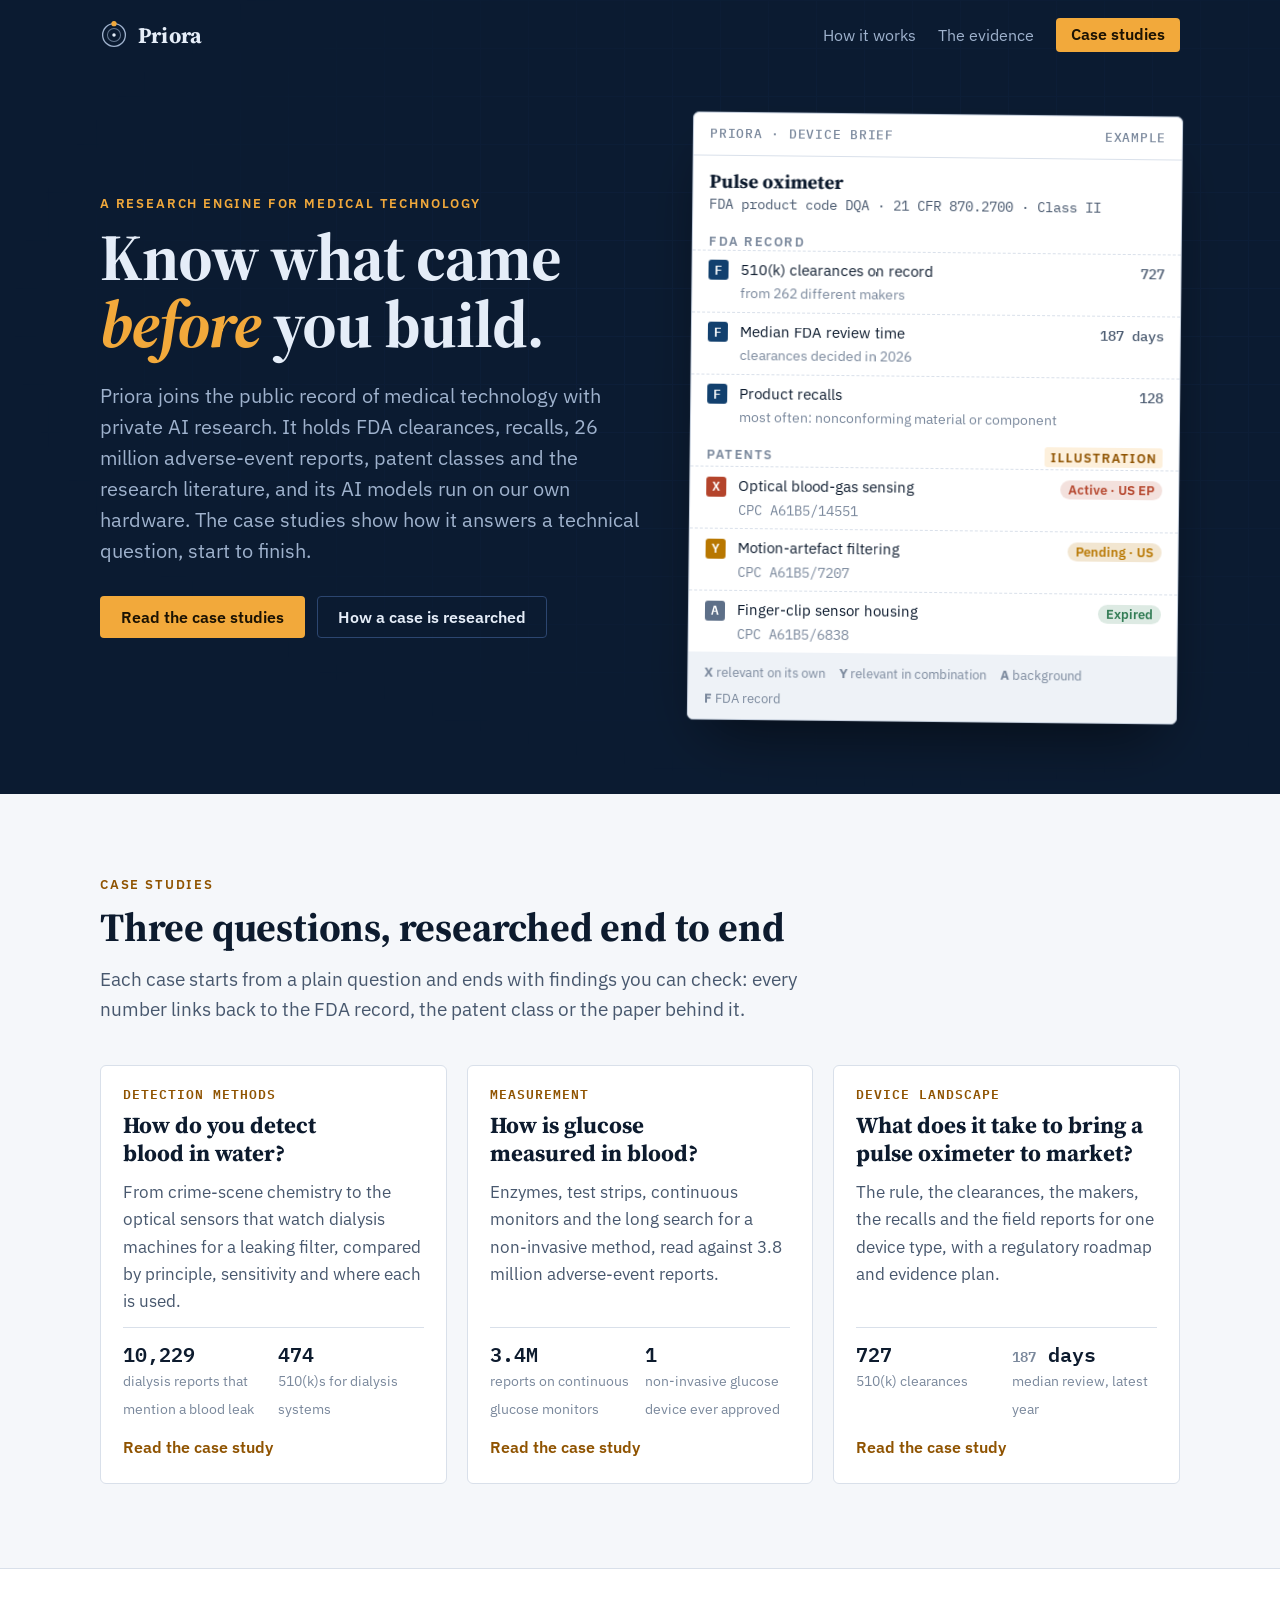
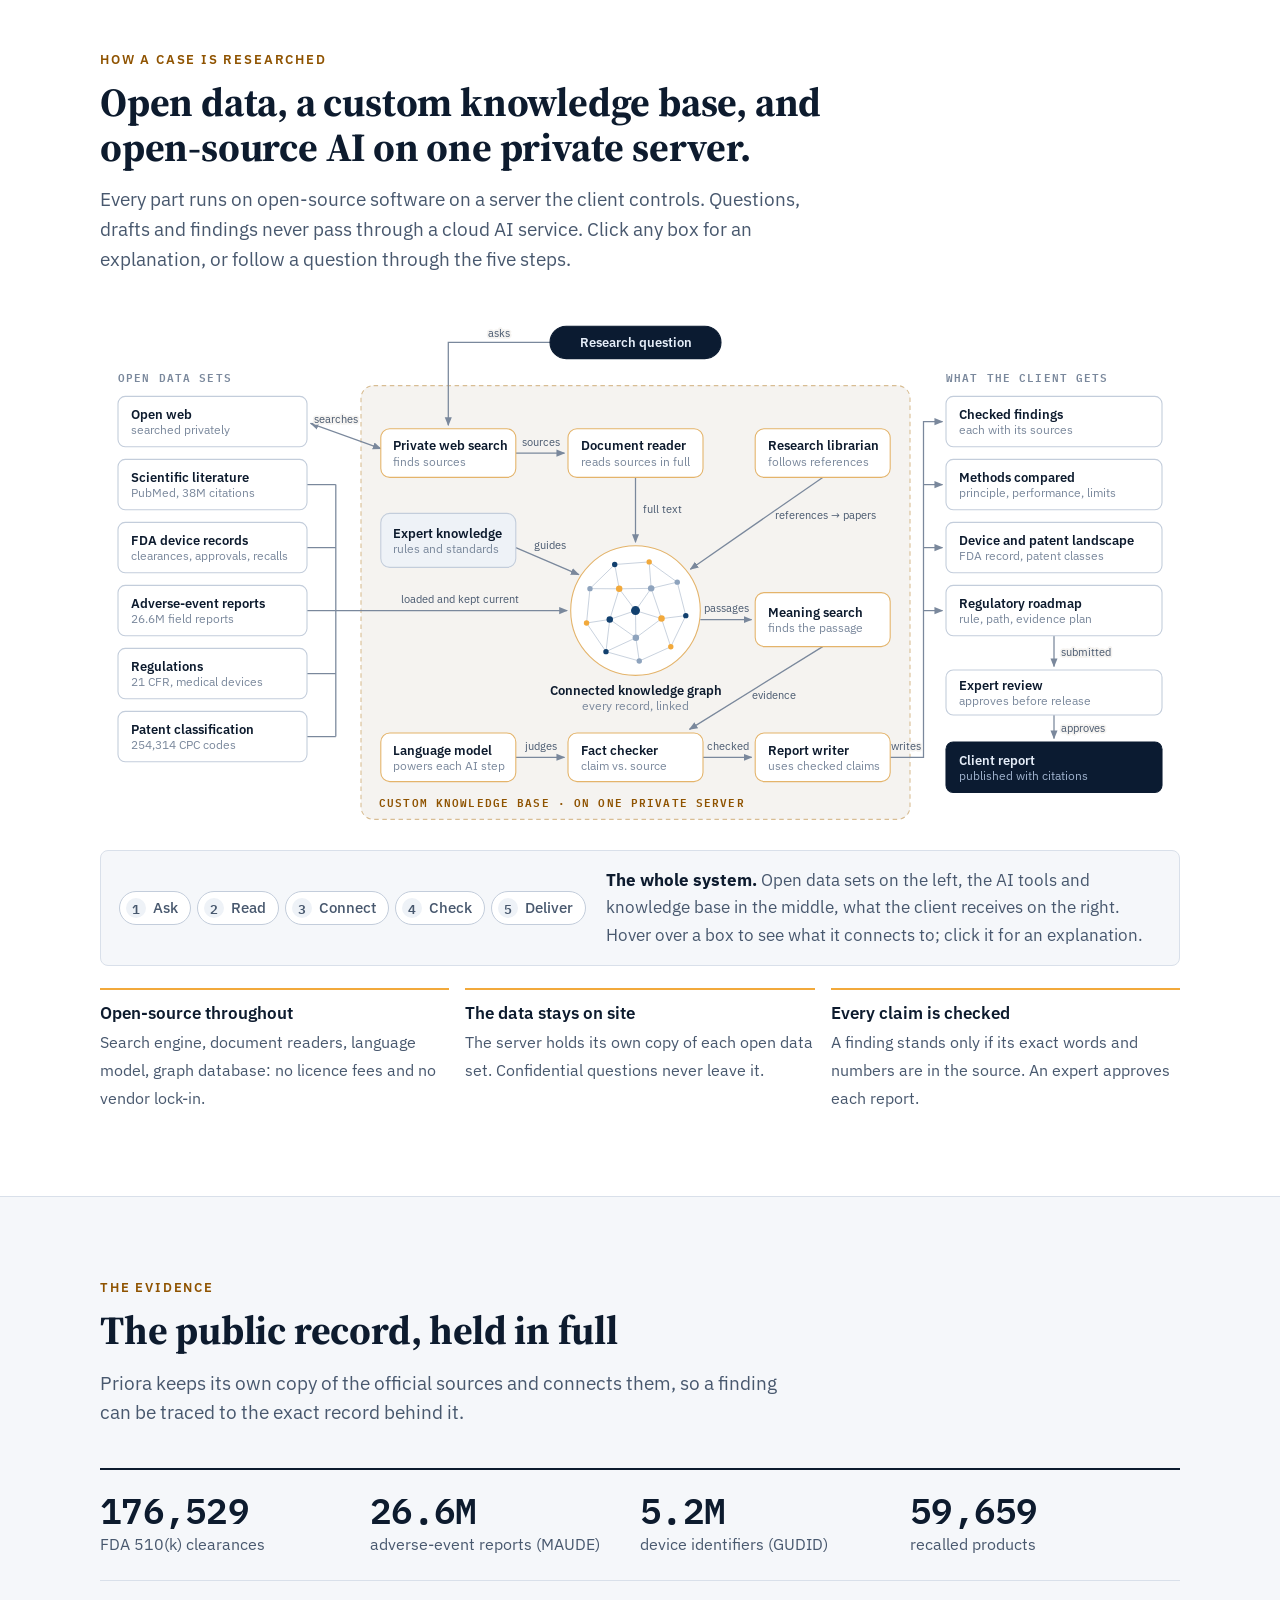
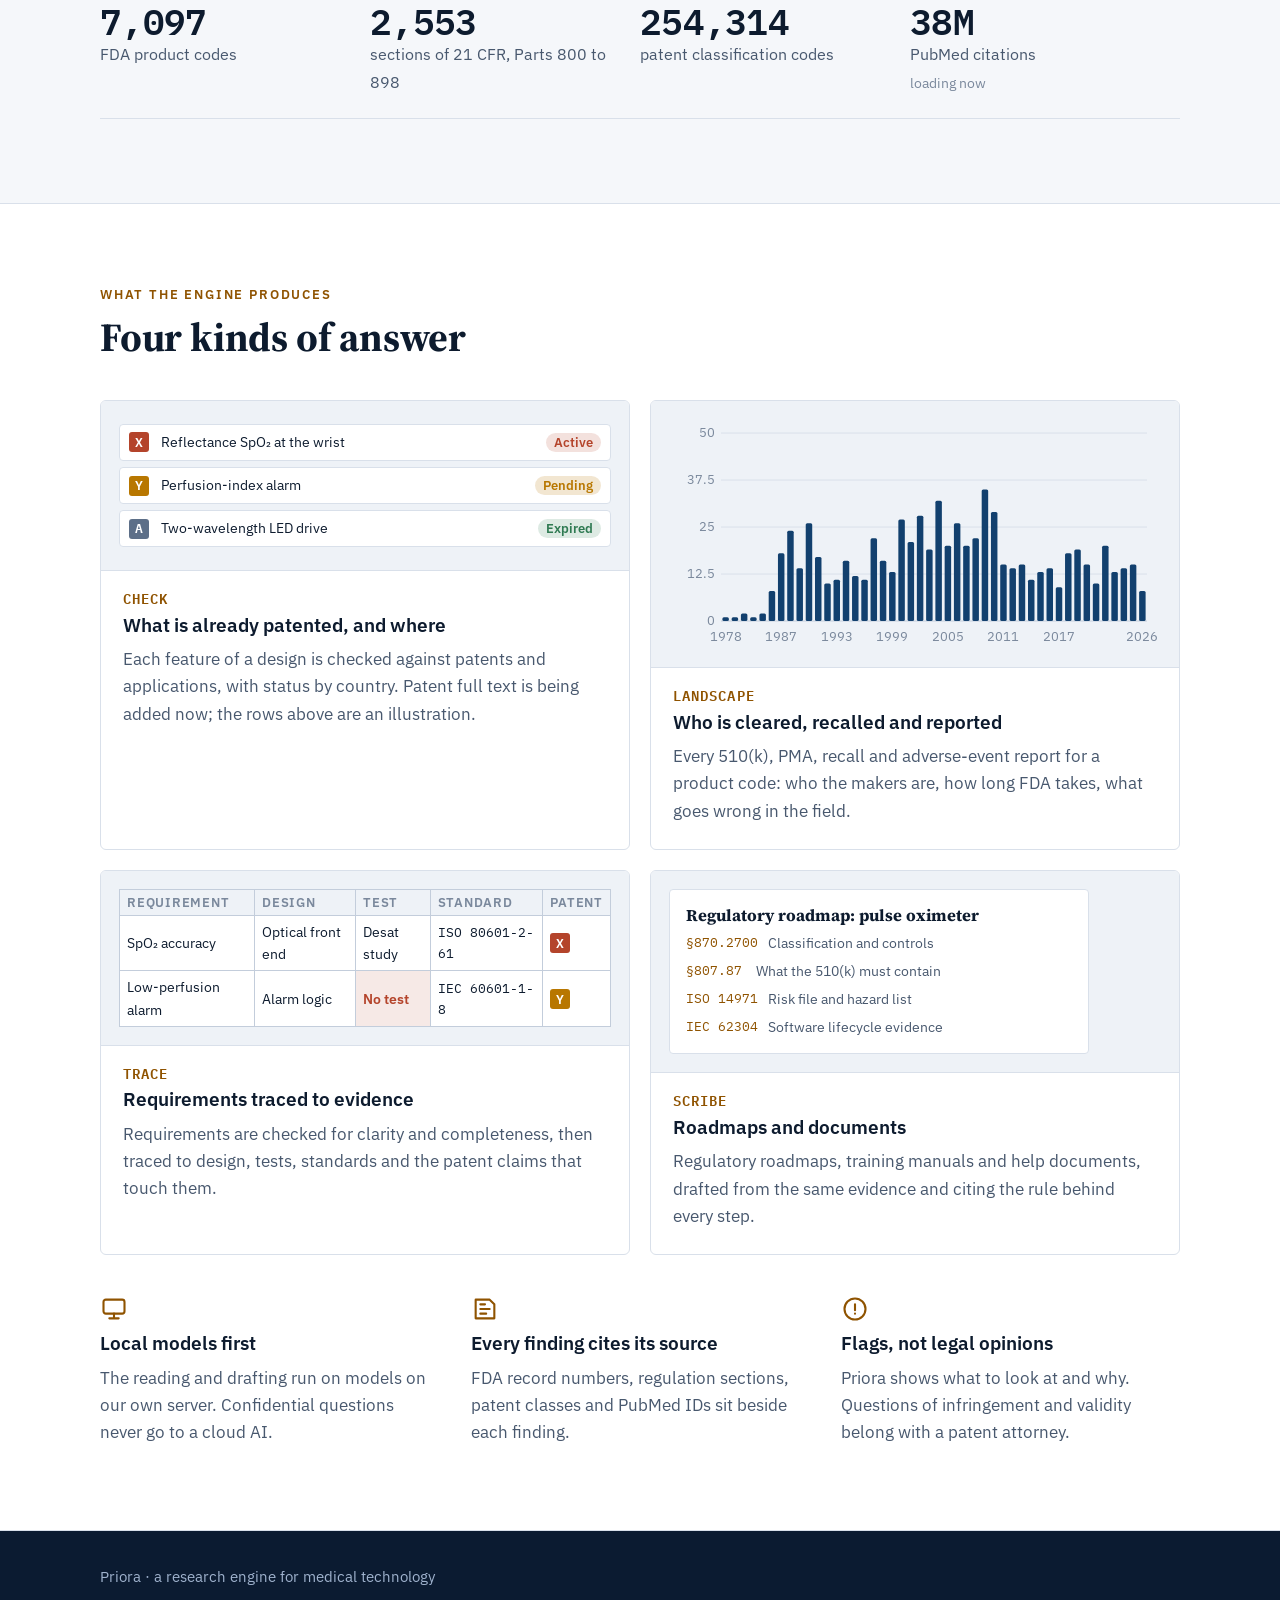
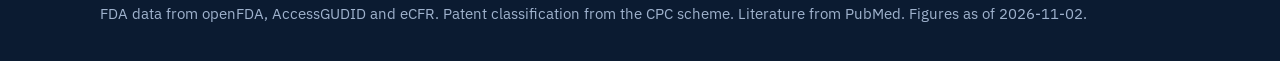
<file: index.html>
<!doctype html>
<html lang="en">
<head>
<meta charset="utf-8">
<meta name="viewport" content="width=device-width, initial-scale=1, viewport-fit=cover">
<title>Priora</title>
<meta name="description" content="Priora connects the public record of medical technology with private AI research. Case studies: pulse oximeters, detecting blood in water, measuring blood glucose.">
<link rel="apple-touch-icon" href="assets/apple-touch-icon.png">
<meta property="og:type" content="website">
<meta property="og:site_name" content="Priora">
<meta property="og:url" content="https://shankardba.github.io/priora-site/">
<meta property="og:title" content="Priora: know what came before you build">
<meta property="og:description" content="How Priora researches a medical-technology question, start to finish: FDA records, patents and the literature, checked by AI on private hardware. Three case studies.">
<meta property="og:image" content="https://shankardba.github.io/priora-site/assets/card-home.png">
<meta property="og:image:width" content="1200">
<meta property="og:image:height" content="630">
<meta property="og:image:alt" content="Priora: know what came before you build. A research engine for medical technology.">
<meta name="twitter:card" content="summary_large_image">
<link rel="icon" href="assets/icon.svg" type="image/svg+xml">
<link rel="preconnect" href="https://fonts.googleapis.com">
<link rel="preconnect" href="https://fonts.gstatic.com" crossorigin>
<link rel="stylesheet" href="https://fonts.googleapis.com/css2?family=Source+Serif+4:ital,opsz,wght@0,8..60,400;0,8..60,700;1,8..60,700&family=IBM+Plex+Sans:wght@400;500;600&family=IBM+Plex+Mono:wght@500;600&display=swap">
<link rel="stylesheet" href="assets/site.css">
</head>
<body>

<header class="mast">
  <div class="wrap">
    <nav class="nav" aria-label="Main">
      <a class="brand" href="index.html" aria-label="Priora home">
        <svg viewBox="0 0 32 32" aria-hidden="true"><circle cx="16" cy="16" r="13" fill="none" stroke="#9fb2cd" stroke-width="1.5"/><circle cx="16" cy="16" r="7.5" fill="none" stroke="#9fb2cd" stroke-width="1.2" opacity=".6"/><circle cx="16" cy="3" r="3" fill="#f2a93b"/><circle cx="16" cy="16" r="2" fill="#e5edf8"/></svg>
        Priora
      </a>
      <div class="links">
        <a href="#how">How it works</a>
        <a href="#evidence">The evidence</a>
        <a class="btn primary" href="#cases">Case studies</a>
      </div>
    </nav>

    <div class="hero">
      <div>
        <p class="eyebrow" style="color:var(--amber)">A research engine for medical technology</p>
        <h1>Know what came <em>before</em> you build.</h1>
        <p class="lead">Priora joins the public record of medical technology with private AI research. It holds FDA clearances, recalls, 26 million adverse-event reports, patent classes and the research literature, and its AI models run on our own hardware. The case studies show how it answers a technical question, start to finish.</p>
        <div class="ctas">
          <a class="btn primary" href="#cases">Read the case studies</a>
          <a class="btn ghost" href="#how">How a case is researched</a>
        </div>
      </div>

      <figure class="sheet" style="margin:0" aria-label="Example device brief for a pulse oximeter">
        <header><span>Priora · Device brief</span><span>Example</span></header>
        <div class="dev"><b>Pulse oximeter</b><span class="mono">FDA product code DQA · 21 CFR 870.2700 · Class II</span></div>
        <div class="grp">FDA record</div>
        <div class="line"><span class="cat f" title="FDA record">F</span><span class="t">510(k) clearances on record<small>from <span data-k="ex.makers">262</span> different makers</small></span><span class="v" data-k="ex.k510">727</span></div>
        <div class="line"><span class="cat f" title="FDA record">F</span><span class="t">Median FDA review time<small>clearances decided in <span data-k="ex.lastYear">2026</span></small></span><span class="v"><span data-k="ex.lastDays">187</span> days</span></div>
        <div class="line"><span class="cat f" title="FDA record">F</span><span class="t">Product recalls<small>most often: <span data-k="ex.topCause">nonconforming material or component</span></small></span><span class="v" data-k="ex.recalls">128</span></div>
        <div class="grp">Patents <span class="tagx">Illustration</span></div>
        <div class="line"><span class="cat x" title="Category X">X</span><span class="t">Optical blood-gas sensing<small class="mono">CPC A61B5/14551</small></span><span class="st act">Active · US EP</span></div>
        <div class="line"><span class="cat y" title="Category Y">Y</span><span class="t">Motion-artefact filtering<small class="mono">CPC A61B5/7207</small></span><span class="st pen">Pending · US</span></div>
        <div class="line"><span class="cat a" title="Category A">A</span><span class="t">Finger-clip sensor housing<small class="mono">CPC A61B5/6838</small></span><span class="st exp">Expired</span></div>
        <footer><span><b>X</b> relevant on its own</span><span><b>Y</b> relevant in combination</span><span><b>A</b> background</span><span><b>F</b> FDA record</span></footer>
      </figure>
    </div>
  </div>
</header>

<main>
  <section id="cases">
    <div class="wrap">
      <p class="eyebrow">Case studies</p>
      <h2>Three questions, researched end to end</h2>
      <p class="sub">Each case starts from a plain question and ends with findings you can check: every number links back to the FDA record, the patent class or the paper behind it.</p>
      <div class="cases">
        <a class="case" href="case-blood-in-water.html">
          <span class="kicker">Detection methods</span>
          <h3>How do you detect blood in water?</h3>
          <p>From crime-scene chemistry to the optical sensors that watch dialysis machines for a leaking filter, compared by principle, sensitivity and where each is used.</p>
          <div class="figs"><div><b>10,229</b><span>dialysis reports that mention a blood leak</span></div><div><b>474</b><span>510(k)s for dialysis systems</span></div></div>
          <span class="go">Read the case study</span>
        </a>
        <a class="case" href="case-blood-glucose.html">
          <span class="kicker">Measurement</span>
          <h3>How is glucose measured in blood?</h3>
          <p>Enzymes, test strips, continuous monitors and the long search for a non-invasive method, read against 3.8 million adverse-event reports.</p>
          <div class="figs"><div><b>3.4M</b><span>reports on continuous glucose monitors</span></div><div><b>1</b><span>non-invasive glucose device ever approved</span></div></div>
          <span class="go">Read the case study</span>
        </a>
        <a class="case" href="case-pulse-oximeters.html">
          <span class="kicker">Device landscape</span>
          <h3>What does it take to bring a pulse oximeter to market?</h3>
          <p>The rule, the clearances, the makers, the recalls and the field reports for one device type, with a regulatory roadmap and evidence plan.</p>
          <div class="figs"><div><b data-k="ex.k510">727</b><span>510(k) clearances</span></div><div><b><span data-k="ex.lastDays">187</span> days</b><span>median review, latest year</span></div></div>
          <span class="go">Read the case study</span>
        </a>
      </div>
    </div>
  </section>

  <section class="alt" id="how">
    <div class="wrap">
      <p class="eyebrow">How a case is researched</p>
      <h2>Open data, a custom knowledge base, and open-source AI on one private server.</h2>
      <p class="sub">Every part runs on open-source software on a server the client controls. Questions, drafts and findings never pass through a cloud AI service. Click any box for an explanation, or follow a question through the five steps.</p>
      <figure class="arch" id="arch" data-step="0">
        <p class="arch-hint">Swipe sideways to see the whole diagram.</p>
        <div class="arch-scroll"><!--ARCH--><svg class="arch-svg" viewBox="0 0 1200 580" role="img" aria-label="Architecture: open data sets feed a custom knowledge base on one private server, where open-source AI tools search, read, connect and check, and an expert reviews the client deliverables."><defs><marker id="ah" viewBox="0 0 10 10" refX="9" refY="5" markerWidth="7" markerHeight="7" orient="auto-start-reverse"><path d="M0,1L10,5L0,9z" class="ahp"/></marker><marker id="ahOn" viewBox="0 0 10 10" refX="9" refY="5" markerWidth="7" markerHeight="7" orient="auto-start-reverse"><path d="M0,1L10,5L0,9z" class="ahp on"/></marker></defs><text class="ch" x="20" y="80">OPEN DATA SETS</text><text class="ch" x="940" y="80">WHAT THE CLIENT GETS</text><rect class="panel" x="290" y="84" width="610" height="482" rx="14"/><text class="ph" x="310" y="552">CUSTOM KNOWLEDGE BASE · ON ONE PRIVATE SERVER</text><g class="edges"><path class="edge s1" d="M500,36H387V128" data-n="q search"/><text class="el s1" x="443" y="30" text-anchor="middle" data-n="q search">asks</text><path class="edge s1" d="M312,154L234,126" data-n="search web" data-both="1"/><text class="el s1" x="262" y="126" text-anchor="middle" data-n="search web">searches</text><path class="edge s2" d="M462,159H516" data-n="search reader"/><text class="el s2" x="490" y="151" text-anchor="middle" data-n="search reader">sources</text><path class="edge s2" d="M595,186V258" data-n="reader graph"/><text class="el s2" x="603" y="226" text-anchor="start" data-n="reader graph">full text</text><path class="edge s2" d="M803,186L656,288" data-n="libr graph"/><text class="el s2" x="750" y="232" text-anchor="start" data-n="libr graph">references → papers</text><path class="edge s3 bus" d="M262,194V474" data-n="lit fda mdr cfr cpc graph"/><path class="edge s3 bus" d="M230,194H262" data-n="lit graph"/><path class="edge s3 bus" d="M230,264H262" data-n="fda graph"/><path class="edge s3 bus" d="M230,334H262" data-n="mdr graph"/><path class="edge s3 bus" d="M230,404H262" data-n="cfr graph"/><path class="edge s3 bus" d="M230,474H262" data-n="cpc graph"/><path class="edge s3" d="M262,334H519" data-n="lit fda mdr cfr cpc graph"/><text class="el s3" x="400" y="326" text-anchor="middle" data-n="lit fda mdr cfr cpc graph">loaded and kept current</text><path class="edge s3" d="M462,264L532,294" data-n="expert graph"/><text class="el s3" x="500" y="266" text-anchor="middle" data-n="expert graph">guides</text><path class="edge s4" d="M667,344H724" data-n="graph meaning"/><text class="el s4" x="696" y="336" text-anchor="middle" data-n="graph meaning">passages</text><path class="edge s4" d="M803,374L655,466" data-n="meaning check"/><text class="el s4" x="724" y="432" text-anchor="start" data-n="meaning check">evidence</text><path class="edge s4" d="M462,497H516" data-n="lm check"/><text class="el s4" x="490" y="489" text-anchor="middle" data-n="lm check">judges</text><path class="edge s5" d="M670,497H724" data-n="check writer"/><text class="el s5" x="698" y="489" text-anchor="middle" data-n="check writer">checked</text><path class="edge s5" d="M878,497H915V124H936" data-n="writer o1 o2 o3 o4"/><text class="el s5" x="896" y="489" text-anchor="middle" data-n="writer o1 o2 o3 o4">writes</text><path class="edge s5" d="M915,194H936" data-n="writer o2"/><path class="edge s5" d="M915,264H936" data-n="writer o3"/><path class="edge s5" d="M915,334H936" data-n="writer o4"/><path class="edge s5" d="M1060,362V396" data-n="o1 o2 o3 o4 review"/><text class="el s5" x="1068" y="384" text-anchor="start" data-n="o1 o2 o3 o4 review">submitted</text><path class="edge s5" d="M1060,450V476" data-n="review report"/><text class="el s5" x="1068" y="469" text-anchor="start" data-n="review report">approves</text></g><g class="node ai s1 s2" id="n-search" data-id="search" tabindex="0" role="button" aria-label="Private web search: finds sources. Open explanation"><rect x="312" y="132" width="150" height="54" rx="8"/><text class="t" x="326" y="156.0">Private web search</text><text class="s" x="326" y="173.0">finds sources</text></g><g class="node ai s2" id="n-reader" data-id="reader" tabindex="0" role="button" aria-label="Document reader: reads sources in full. Open explanation"><rect x="520" y="132" width="150" height="54" rx="8"/><text class="t" x="534" y="156.0">Document reader</text><text class="s" x="534" y="173.0">reads sources in full</text></g><g class="node ai s2" id="n-libr" data-id="libr" tabindex="0" role="button" aria-label="Research librarian: follows references. Open explanation"><rect x="728" y="132" width="150" height="54" rx="8"/><text class="t" x="742" y="156.0">Research librarian</text><text class="s" x="742" y="173.0">follows references</text></g><g class="node kb s3" id="n-expert" data-id="expert" tabindex="0" role="button" aria-label="Expert knowledge: rules and standards. Open explanation"><rect x="312" y="226" width="150" height="60" rx="8"/><text class="t" x="326" y="253.0">Expert knowledge</text><text class="s" x="326" y="270.0">rules and standards</text></g><g class="node graph s2 s3 s4" id="n-graph" data-id="graph" tabindex="0" role="button" aria-label="Connected knowledge graph: every record, linked. Open explanation"><circle class="disc" cx="595" cy="334" r="72"/><path class="gl" d="M595.0,334.0L623.9,342.9M595.0,334.0L595.4,364.2M595.0,334.0L566.4,343.8M595.0,334.0L576.9,309.8M595.0,334.0L612.4,309.3M623.9,342.9L595.4,364.2M623.9,342.9L612.4,309.3M623.9,342.9L650.9,339.6M623.9,342.9L634.2,374.2M595.4,364.2L566.4,343.8M595.4,364.2L599.2,390.0M595.4,364.2L562.2,379.6M566.4,343.8L576.9,309.8M566.4,343.8L562.2,379.6M566.4,343.8L540.6,347.8M576.9,309.8L612.4,309.3M576.9,309.8L544.4,309.6M576.9,309.8L571.9,282.8M612.4,309.3L610.2,279.9M612.4,309.3L641.4,302.4M650.9,339.6L634.2,374.2M650.9,339.6L641.4,302.4M634.2,374.2L599.2,390.0M599.2,390.0L562.2,379.6M562.2,379.6L540.6,347.8M540.6,347.8L544.4,309.6M544.4,309.6L571.9,282.8M571.9,282.8L610.2,279.9M610.2,279.9L641.4,302.4"/><circle class="gd g0" cx="595.0" cy="334.0" r="5"/><circle class="gd g1" cx="623.9" cy="342.9" r="3.6"/><circle class="gd g2" cx="595.4" cy="364.2" r="3.6"/><circle class="gd g0" cx="566.4" cy="343.8" r="3.6"/><circle class="gd g1" cx="576.9" cy="309.8" r="3.6"/><circle class="gd g2" cx="612.4" cy="309.3" r="3.6"/><circle class="gd g0" cx="650.9" cy="339.6" r="3"/><circle class="gd g1" cx="634.2" cy="374.2" r="3"/><circle class="gd g2" cx="599.2" cy="390.0" r="3"/><circle class="gd g0" cx="562.2" cy="379.6" r="3"/><circle class="gd g1" cx="540.6" cy="347.8" r="3"/><circle class="gd g2" cx="544.4" cy="309.6" r="3"/><circle class="gd g0" cx="571.9" cy="282.8" r="3"/><circle class="gd g1" cx="610.2" cy="279.9" r="3"/><circle class="gd g2" cx="641.4" cy="302.4" r="3"/><text class="t" x="595" y="428" text-anchor="middle">Connected knowledge graph</text><text class="s" x="595" y="444" text-anchor="middle">every record, linked</text></g><g class="node ai s4" id="n-meaning" data-id="meaning" tabindex="0" role="button" aria-label="Meaning search: finds the passage. Open explanation"><rect x="728" y="314" width="150" height="60" rx="8"/><text class="t" x="742" y="341.0">Meaning search</text><text class="s" x="742" y="358.0">finds the passage</text></g><g class="node ai s1 s4 s5" id="n-lm" data-id="lm" tabindex="0" role="button" aria-label="Language model: powers each AI step. Open explanation"><rect x="312" y="470" width="150" height="54" rx="8"/><text class="t" x="326" y="494.0">Language model</text><text class="s" x="326" y="511.0">powers each AI step</text></g><g class="node ai s4" id="n-check" data-id="check" tabindex="0" role="button" aria-label="Fact checker: claim vs. source. Open explanation"><rect x="520" y="470" width="150" height="54" rx="8"/><text class="t" x="534" y="494.0">Fact checker</text><text class="s" x="534" y="511.0">claim vs. source</text></g><g class="node ai s5" id="n-writer" data-id="writer" tabindex="0" role="button" aria-label="Report writer: uses checked claims. Open explanation"><rect x="728" y="470" width="150" height="54" rx="8"/><text class="t" x="742" y="494.0">Report writer</text><text class="s" x="742" y="511.0">uses checked claims</text></g><g class="node data s1" id="n-web" data-id="web" tabindex="0" role="button" aria-label="Open web: searched privately. Open explanation"><rect x="20" y="96" width="210" height="56" rx="8"/><text class="t" x="34" y="121.0">Open web</text><text class="s" x="34" y="138.0">searched privately</text></g><g class="node data s3" id="n-lit" data-id="lit" tabindex="0" role="button" aria-label="Scientific literature: PubMed, 38M citations. Open explanation"><rect x="20" y="166" width="210" height="56" rx="8"/><text class="t" x="34" y="191.0">Scientific literature</text><text class="s" x="34" y="208.0">PubMed, 38M citations</text></g><g class="node data s3" id="n-fda" data-id="fda" tabindex="0" role="button" aria-label="FDA device records: clearances, approvals, recalls. Open explanation"><rect x="20" y="236" width="210" height="56" rx="8"/><text class="t" x="34" y="261.0">FDA device records</text><text class="s" x="34" y="278.0">clearances, approvals, recalls</text></g><g class="node data s3" id="n-mdr" data-id="mdr" tabindex="0" role="button" aria-label="Adverse-event reports: 26.6M field reports. Open explanation"><rect x="20" y="306" width="210" height="56" rx="8"/><text class="t" x="34" y="331.0">Adverse-event reports</text><text class="s" x="34" y="348.0">26.6M field reports</text></g><g class="node data s3" id="n-cfr" data-id="cfr" tabindex="0" role="button" aria-label="Regulations: 21 CFR, medical devices. Open explanation"><rect x="20" y="376" width="210" height="56" rx="8"/><text class="t" x="34" y="401.0">Regulations</text><text class="s" x="34" y="418.0">21 CFR, medical devices</text></g><g class="node data s3" id="n-cpc" data-id="cpc" tabindex="0" role="button" aria-label="Patent classification: 254,314 CPC codes. Open explanation"><rect x="20" y="446" width="210" height="56" rx="8"/><text class="t" x="34" y="471.0">Patent classification</text><text class="s" x="34" y="488.0">254,314 CPC codes</text></g><g class="node out s5" id="n-o1" data-id="o1" tabindex="0" role="button" aria-label="Checked findings: each with its sources. Open explanation"><rect x="940" y="96" width="240" height="56" rx="8"/><text class="t" x="954" y="121.0">Checked findings</text><text class="s" x="954" y="138.0">each with its sources</text></g><g class="node out s5" id="n-o2" data-id="o2" tabindex="0" role="button" aria-label="Methods compared: principle, performance, limits. Open explanation"><rect x="940" y="166" width="240" height="56" rx="8"/><text class="t" x="954" y="191.0">Methods compared</text><text class="s" x="954" y="208.0">principle, performance, limits</text></g><g class="node out s5" id="n-o3" data-id="o3" tabindex="0" role="button" aria-label="Device and patent landscape: FDA record, patent classes. Open explanation"><rect x="940" y="236" width="240" height="56" rx="8"/><text class="t" x="954" y="261.0">Device and patent landscape</text><text class="s" x="954" y="278.0">FDA record, patent classes</text></g><g class="node out s5" id="n-o4" data-id="o4" tabindex="0" role="button" aria-label="Regulatory roadmap: rule, path, evidence plan. Open explanation"><rect x="940" y="306" width="240" height="56" rx="8"/><text class="t" x="954" y="331.0">Regulatory roadmap</text><text class="s" x="954" y="348.0">rule, path, evidence plan</text></g><g class="node out s5" id="n-review" data-id="review" tabindex="0" role="button" aria-label="Expert review: approves before release. Open explanation"><rect x="940" y="400" width="240" height="50" rx="8"/><text class="t" x="954" y="422.0">Expert review</text><text class="s" x="954" y="439.0">approves before release</text></g><g class="node out accent s5" id="n-report" data-id="report" tabindex="0" role="button" aria-label="Client report: published with citations. Open explanation"><rect x="940" y="480" width="240" height="56" rx="8"/><text class="t" x="954" y="505.0">Client report</text><text class="s" x="954" y="522.0">published with citations</text></g><g class="node q s1" id="n-q" data-id="q" tabindex="0" role="button" aria-label="Research question. Open explanation"><rect x="500" y="18" width="190" height="36" rx="18"/><text class="t" x="595" y="41" text-anchor="middle">Research question</text></g></svg><!--/ARCH--></div>
        <figcaption class="arch-cap">
          <div class="arch-steps" role="group" aria-label="Follow a question, step by step">
            <button type="button" data-s="1" aria-pressed="false"><b>1</b>Ask</button>
            <button type="button" data-s="2" aria-pressed="false"><b>2</b>Read</button>
            <button type="button" data-s="3" aria-pressed="false"><b>3</b>Connect</button>
            <button type="button" data-s="4" aria-pressed="false"><b>4</b>Check</button>
            <button type="button" data-s="5" aria-pressed="false"><b>5</b>Deliver</button>
          </div>
          <p class="arch-text" aria-live="polite"><b>The whole system.</b> Open data sets on the left, the AI tools and knowledge base in the middle, what the client receives on the right. Hover over a box to see what it connects to; click it for an explanation.</p>
        </figcaption>
      </figure>
      <ul class="arch-notes">
        <li><b>Open-source throughout</b><span>Search engine, document readers, language model, graph database: no licence fees and no vendor lock-in.</span></li>
        <li><b>The data stays on site</b><span>The server holds its own copy of each open data set. Confidential questions never leave it.</span></li>
        <li><b>Every claim is checked</b><span>A finding stands only if its exact words and numbers are in the source. An expert approves each report.</span></li>
      </ul>
    </div>
  </section>

  <section id="evidence">
    <div class="wrap">
      <p class="eyebrow">The evidence</p>
      <h2>The public record, held in full</h2>
      <p class="sub">Priora keeps its own copy of the official sources and connects them, so a finding can be traced to the exact record behind it.</p>
      <div class="numbers">
        <div class="num"><b data-k="t.k510">176,529</b><span>FDA 510(k) clearances</span></div>
        <div class="num"><b data-k="t.maude">26.6M</b><span>adverse-event reports (MAUDE)</span></div>
        <div class="num"><b data-k="t.gudid">5.2M</b><span>device identifiers (GUDID)</span></div>
        <div class="num"><b data-k="t.recalls">59,659</b><span>recalled products</span></div>
        <div class="num"><b data-k="t.product_codes">7,097</b><span>FDA product codes</span></div>
        <div class="num"><b data-k="t.cfr">2,553</b><span>sections of 21 CFR, Parts 800 to 898</span></div>
        <div class="num"><b data-k="t.cpc">254,314</b><span>patent classification codes</span></div>
        <div class="num"><b>38M</b><span>PubMed citations</span><small>loading now</small></div>
      </div>
    </div>
  </section>

  <section class="alt" id="what">
    <div class="wrap">
      <p class="eyebrow">What the engine produces</p>
      <h2>Four kinds of answer</h2>
      <div class="modules">
        <article class="mod">
          <div class="fig"><div class="fig-check">
            <div class="r"><span class="cat x">X</span><span>Reflectance SpO₂ at the wrist</span><span class="st act">Active</span></div>
            <div class="r"><span class="cat y">Y</span><span>Perfusion-index alarm</span><span class="st pen">Pending</span></div>
            <div class="r"><span class="cat a">A</span><span>Two-wavelength LED drive</span><span class="st exp">Expired</span></div>
          </div></div>
          <div class="txt"><span class="name">Check</span><h3>What is already patented, and where</h3>
            <p>Each feature of a design is checked against patents and applications, with status by country. Patent full text is being added now; the rows above are an illustration.</p></div>
        </article>
        <article class="mod">
          <div class="fig"><div class="chart" id="mini-chart" aria-label="510(k) clearances per year for pulse oximeters"></div></div>
          <div class="txt"><span class="name">Landscape</span><h3>Who is cleared, recalled and reported</h3>
            <p>Every 510(k), PMA, recall and adverse-event report for a product code: who the makers are, how long FDA takes, what goes wrong in the field.</p></div>
        </article>
        <article class="mod">
          <div class="fig"><div class="tablewrap"><table class="matrix">
            <tr><th>Requirement</th><th>Design</th><th>Test</th><th>Standard</th><th>Patent</th></tr>
            <tr><td>SpO₂ accuracy</td><td>Optical front end</td><td>Desat study</td><td class="mono">ISO 80601-2-61</td><td><span class="cat x">X</span></td></tr>
            <tr><td>Low-perfusion alarm</td><td>Alarm logic</td><td class="gap">No test</td><td class="mono">IEC 60601-1-8</td><td><span class="cat y">Y</span></td></tr>
          </table></div></div>
          <div class="txt"><span class="name">Trace</span><h3>Requirements traced to evidence</h3>
            <p>Requirements are checked for clarity and completeness, then traced to design, tests, standards and the patent claims that touch them.</p></div>
        </article>
        <article class="mod">
          <div class="fig"><div class="doc">
            <b>Regulatory roadmap: pulse oximeter</b>
            <div class="ln"><span class="mono">§870.2700</span><span>Classification and controls</span></div>
            <div class="ln"><span class="mono">§807.87</span><span>What the 510(k) must contain</span></div>
            <div class="ln"><span class="mono">ISO 14971</span><span>Risk file and hazard list</span></div>
            <div class="ln"><span class="mono">IEC 62304</span><span>Software lifecycle evidence</span></div>
          </div></div>
          <div class="txt"><span class="name">Scribe</span><h3>Roadmaps and documents</h3>
            <p>Regulatory roadmaps, training manuals and help documents, drafted from the same evidence and citing the rule behind every step.</p></div>
        </article>
      </div>
      <div class="guard">
        <div><svg viewBox="0 0 24 24" fill="none" stroke="currentColor" stroke-width="1.8" stroke-linecap="round" stroke-linejoin="round"><rect x="3" y="4" width="18" height="12" rx="2"/><path d="M8 20h8M12 16v4"/></svg>
          <h3>Local models first</h3><p>The reading and drafting run on models on our own server. Confidential questions never go to a cloud AI.</p></div>
        <div><svg viewBox="0 0 24 24" fill="none" stroke="currentColor" stroke-width="1.8" stroke-linecap="round" stroke-linejoin="round"><path d="M4 4h12l4 4v12H4z"/><path d="M8 12h8M8 16h5M8 8h4"/></svg>
          <h3>Every finding cites its source</h3><p>FDA record numbers, regulation sections, patent classes and PubMed IDs sit beside each finding.</p></div>
        <div><svg viewBox="0 0 24 24" fill="none" stroke="currentColor" stroke-width="1.8" stroke-linecap="round" stroke-linejoin="round"><circle cx="12" cy="12" r="9"/><path d="M12 8v5M12 16h.01"/></svg>
          <h3>Flags, not legal opinions</h3><p>Priora shows what to look at and why. Questions of infringement and validity belong with a patent attorney.</p></div>
      </div>
    </div>
  </section>

  <section class="alt" id="contact" hidden></section>
</main>

<footer class="site">
  <div class="wrap">
    <span>Priora · a research engine for medical technology</span>
    <span>FDA data from openFDA, AccessGUDID and eCFR. Patent classification from the CPC scheme. Literature from PubMed. <span data-k="gen">Figures as of 2026-11-02</span>.</span>
  </div>
</footer>

<script src="assets/site.js"></script>
</body>
</html>
</file>
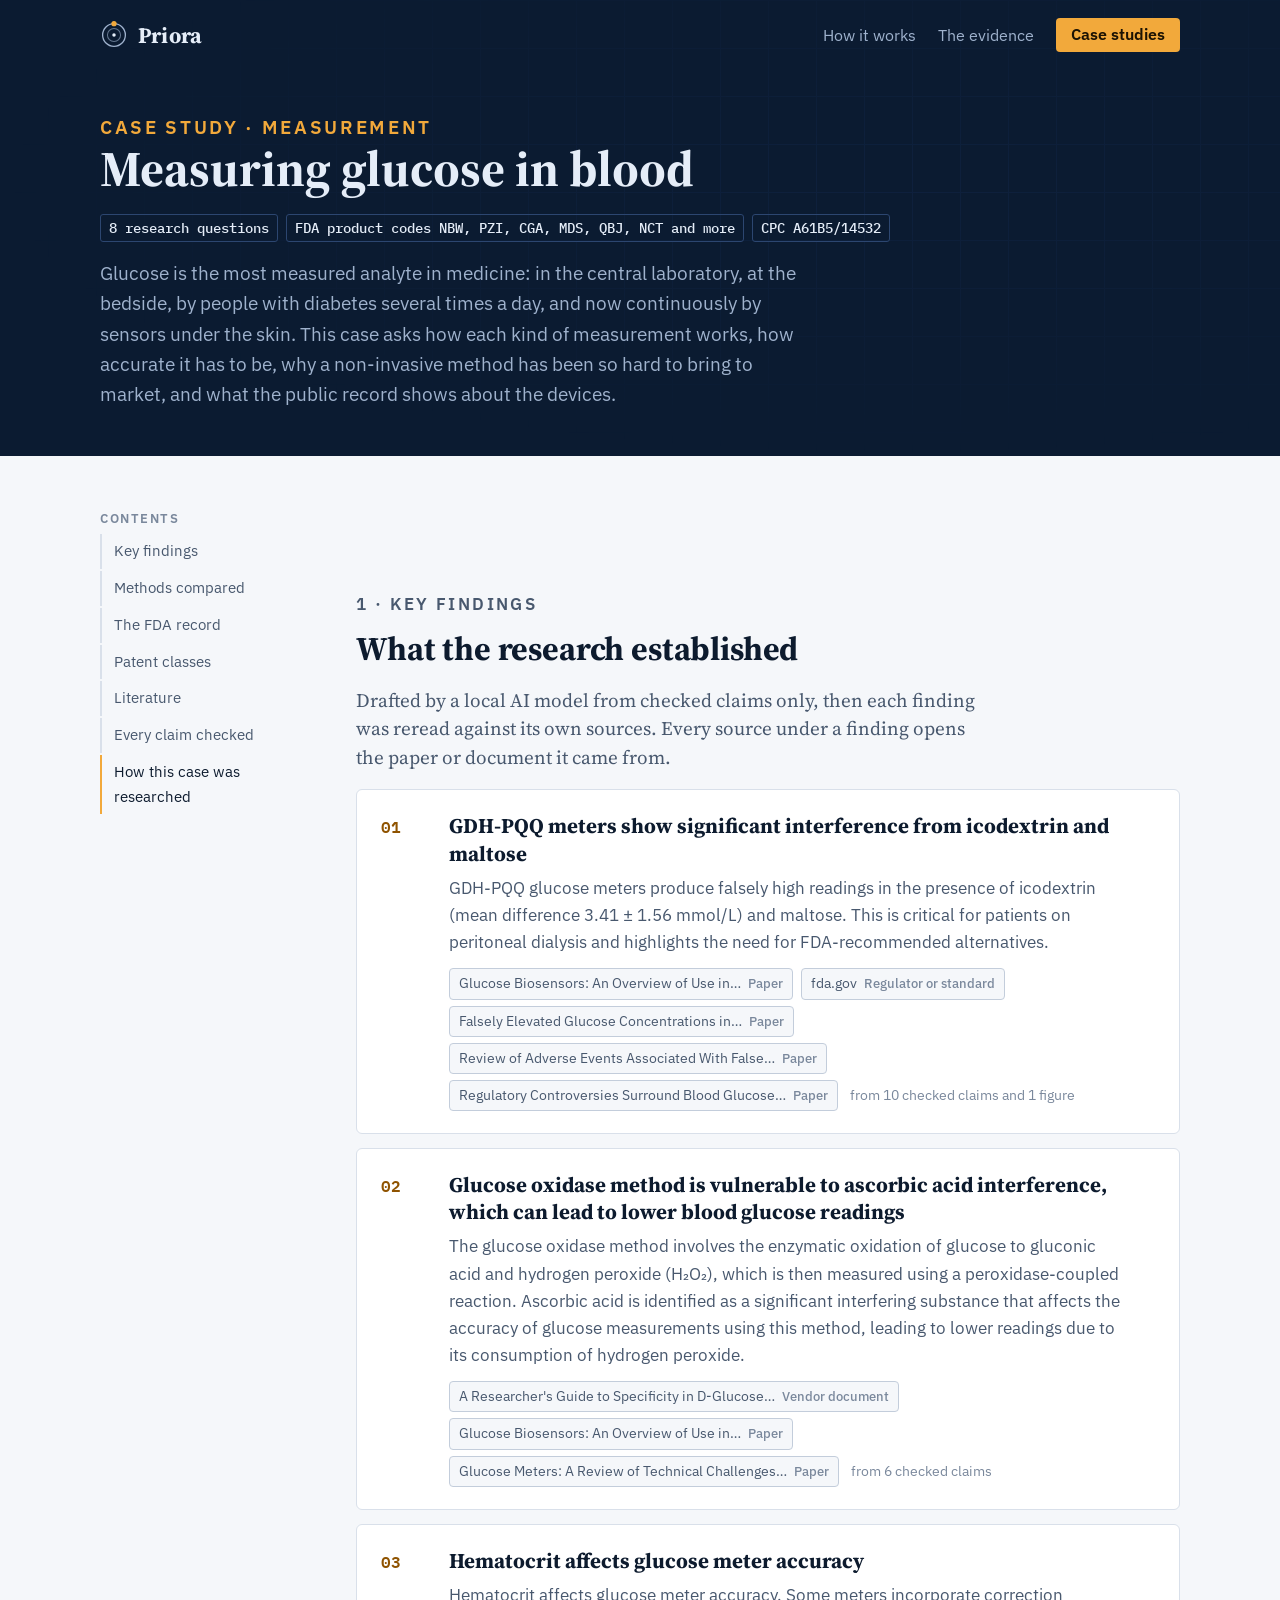
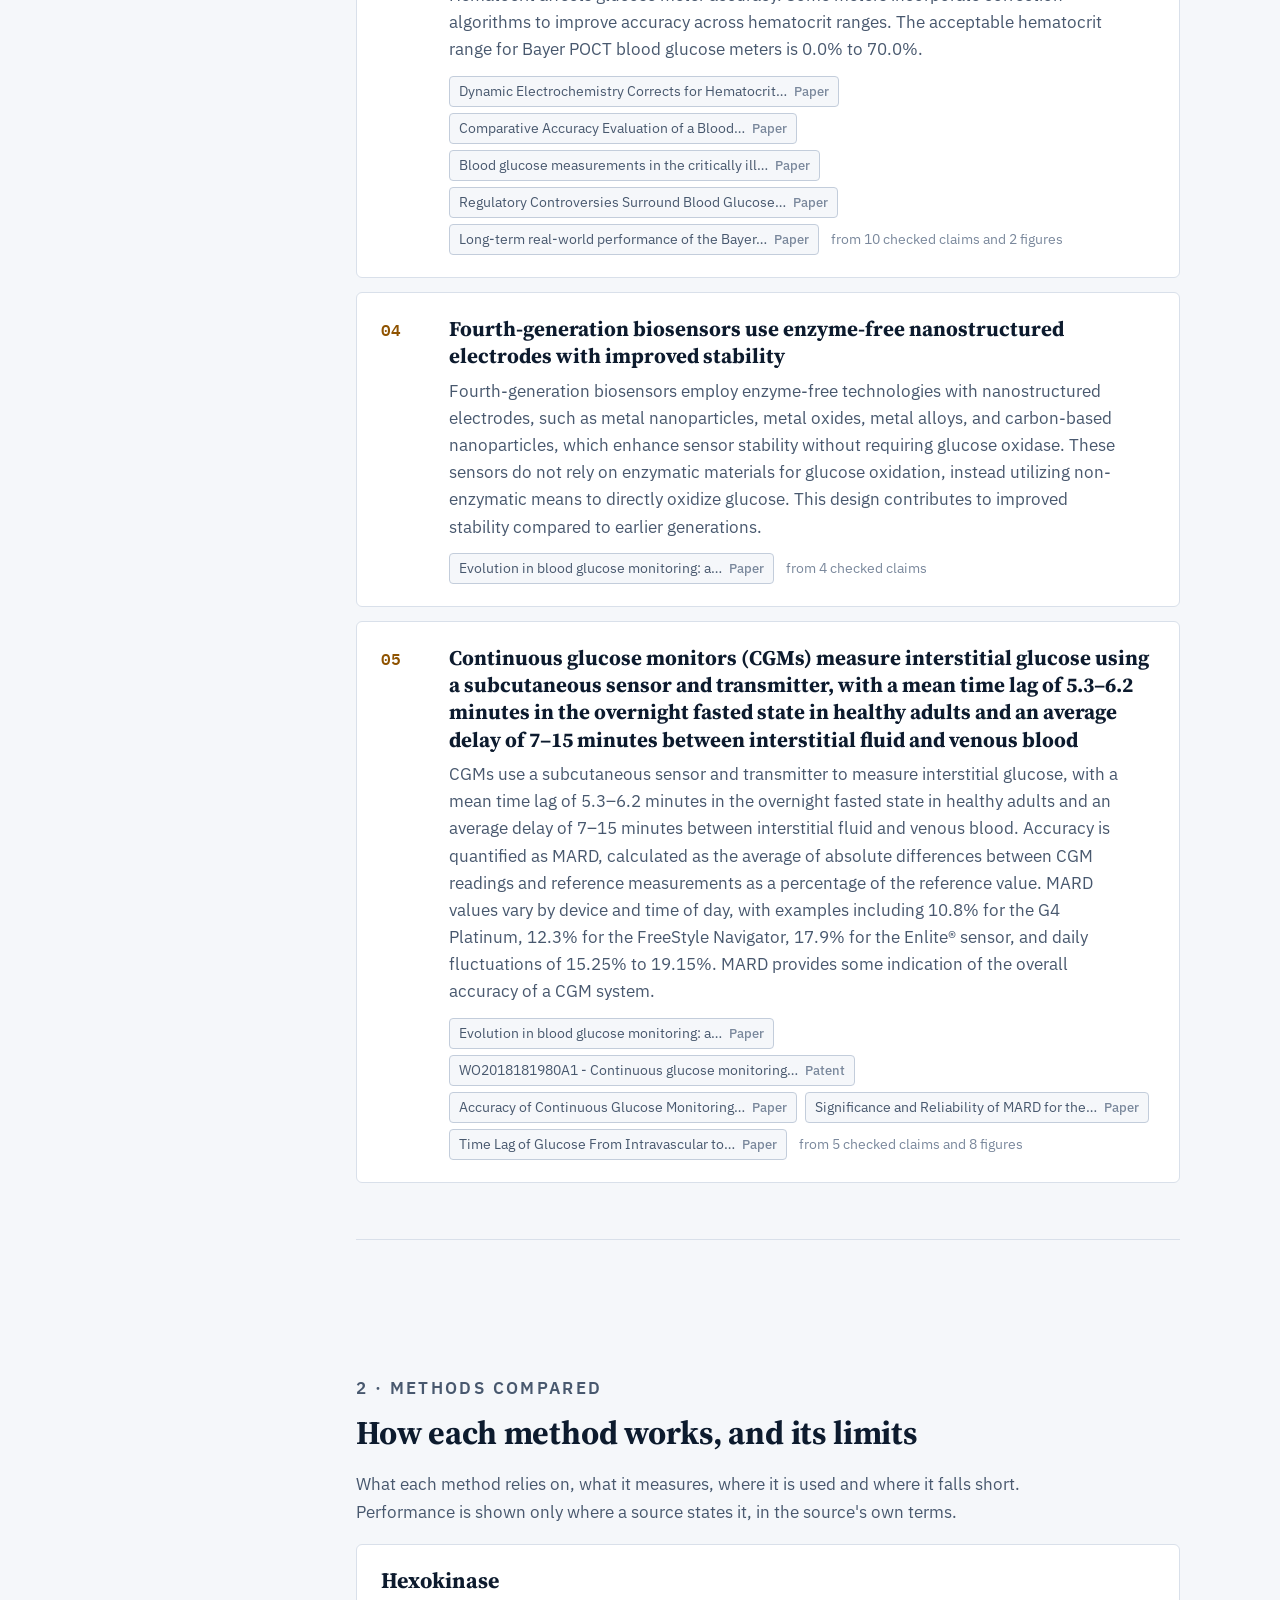
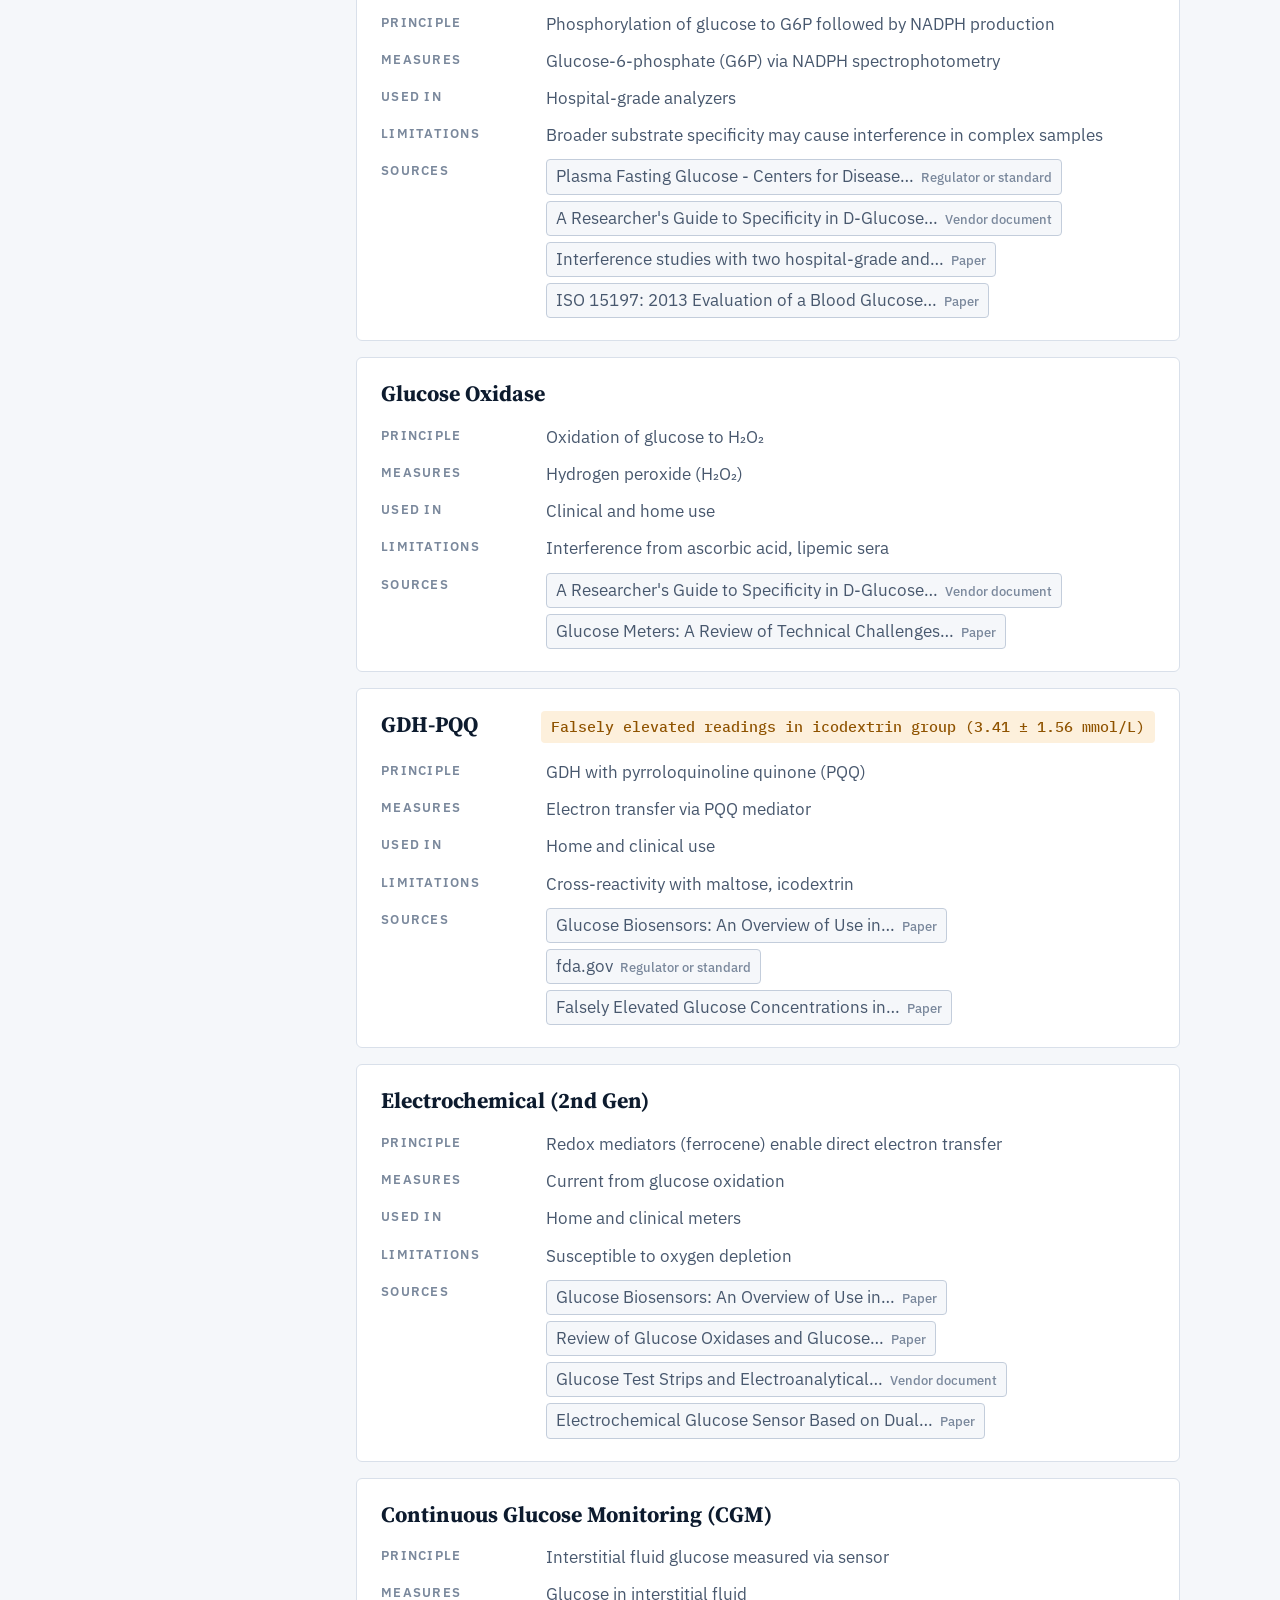
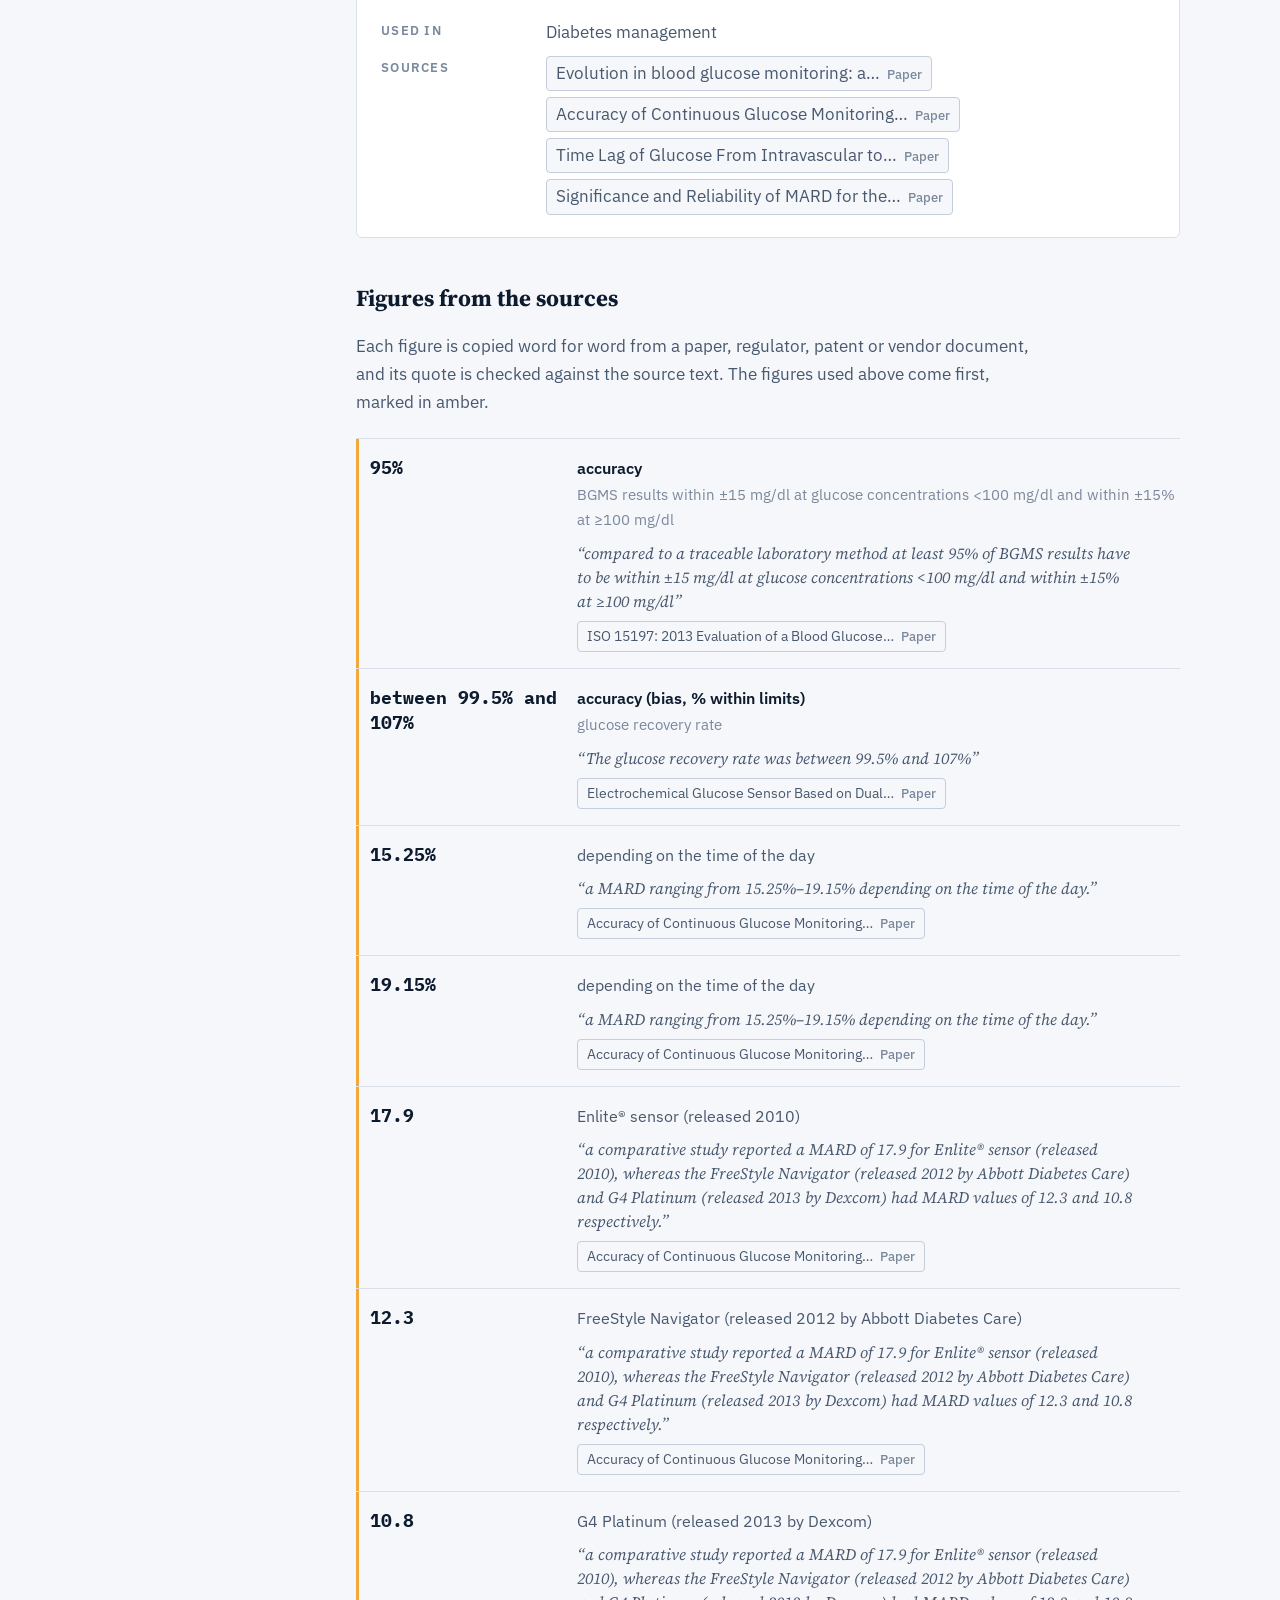
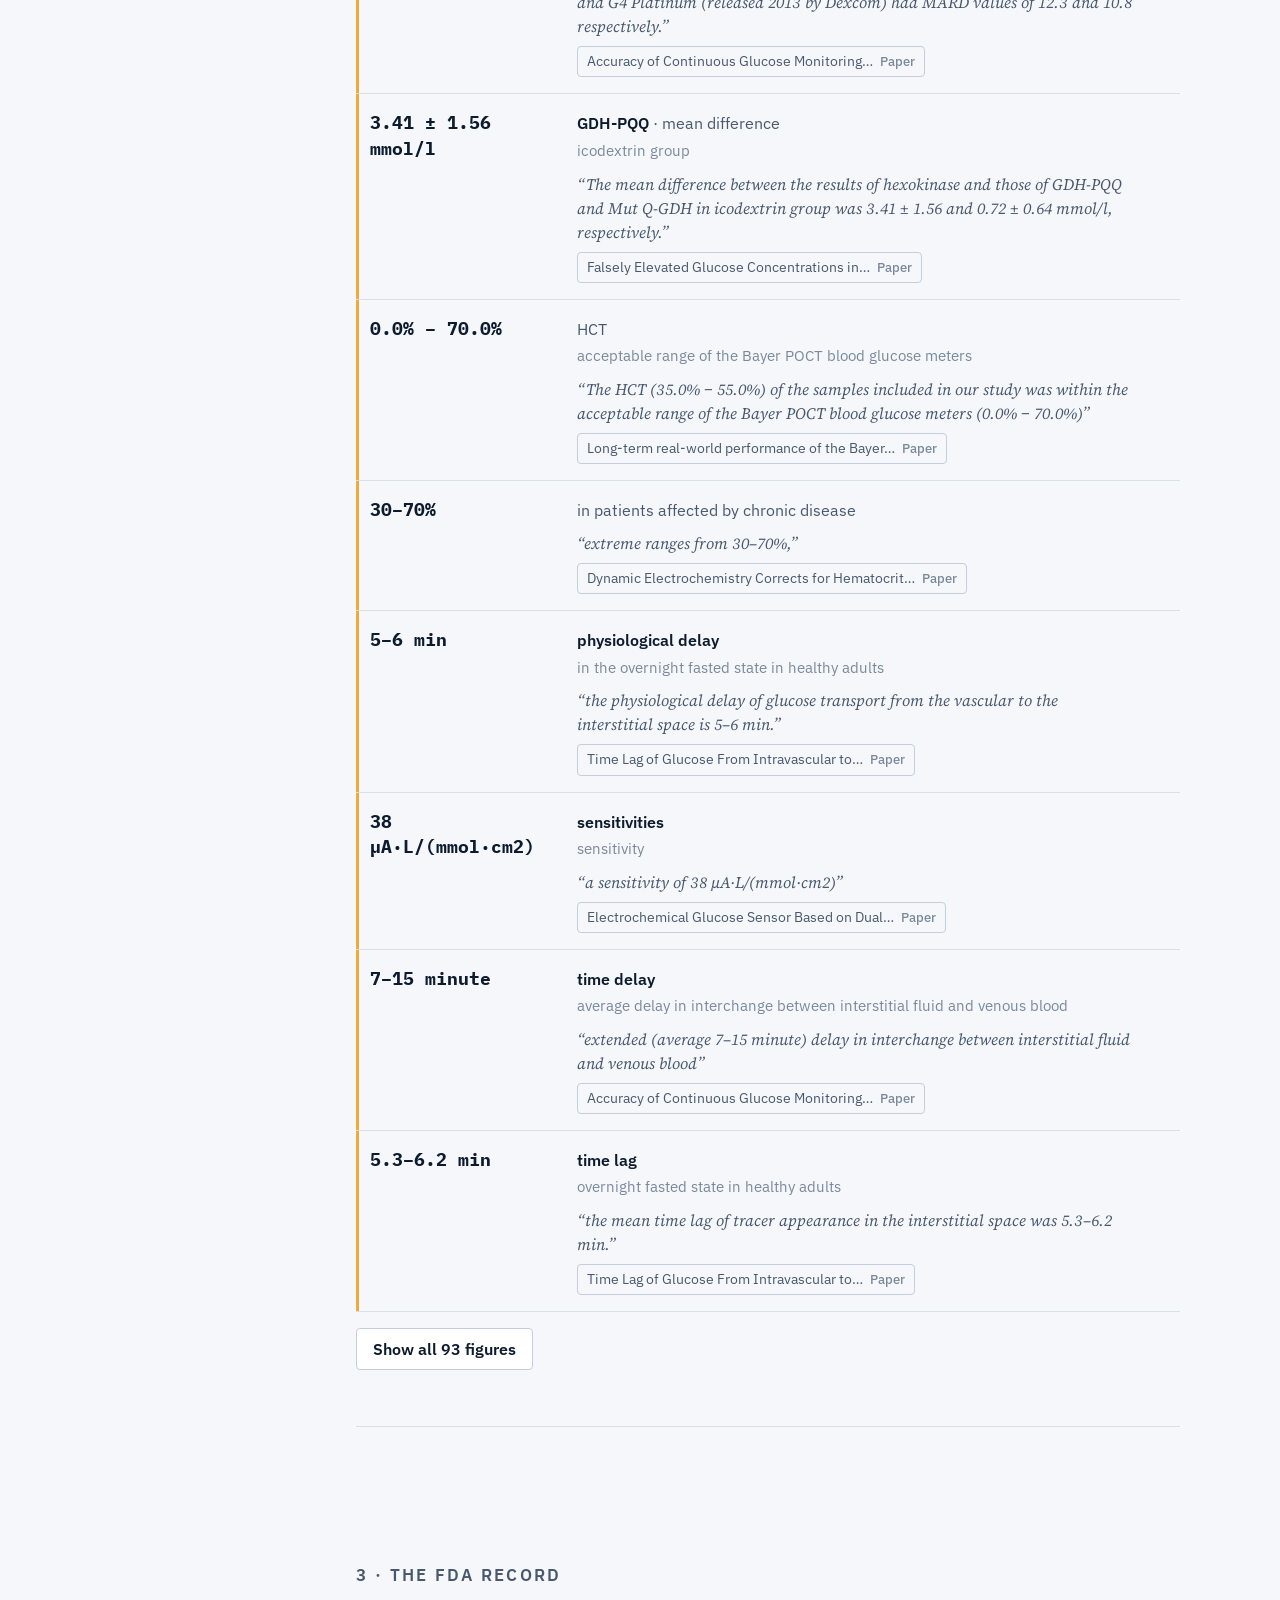
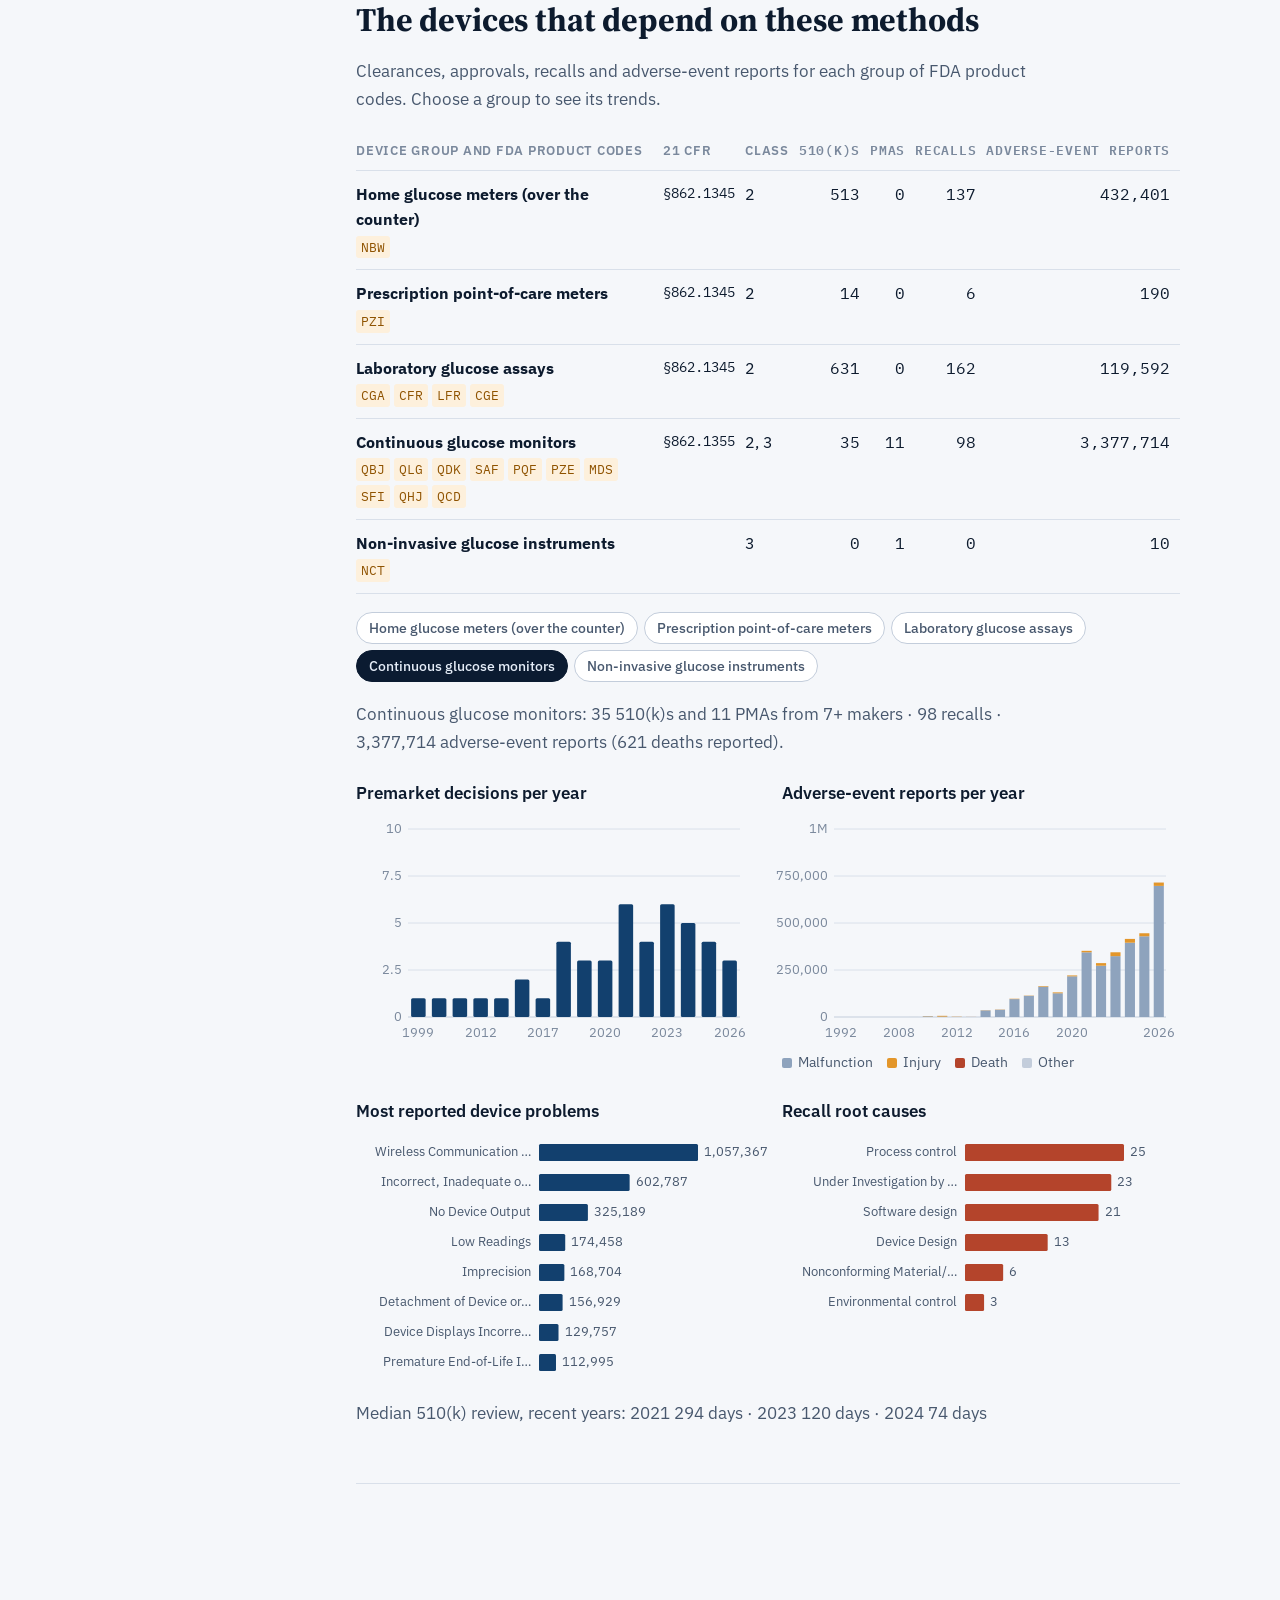
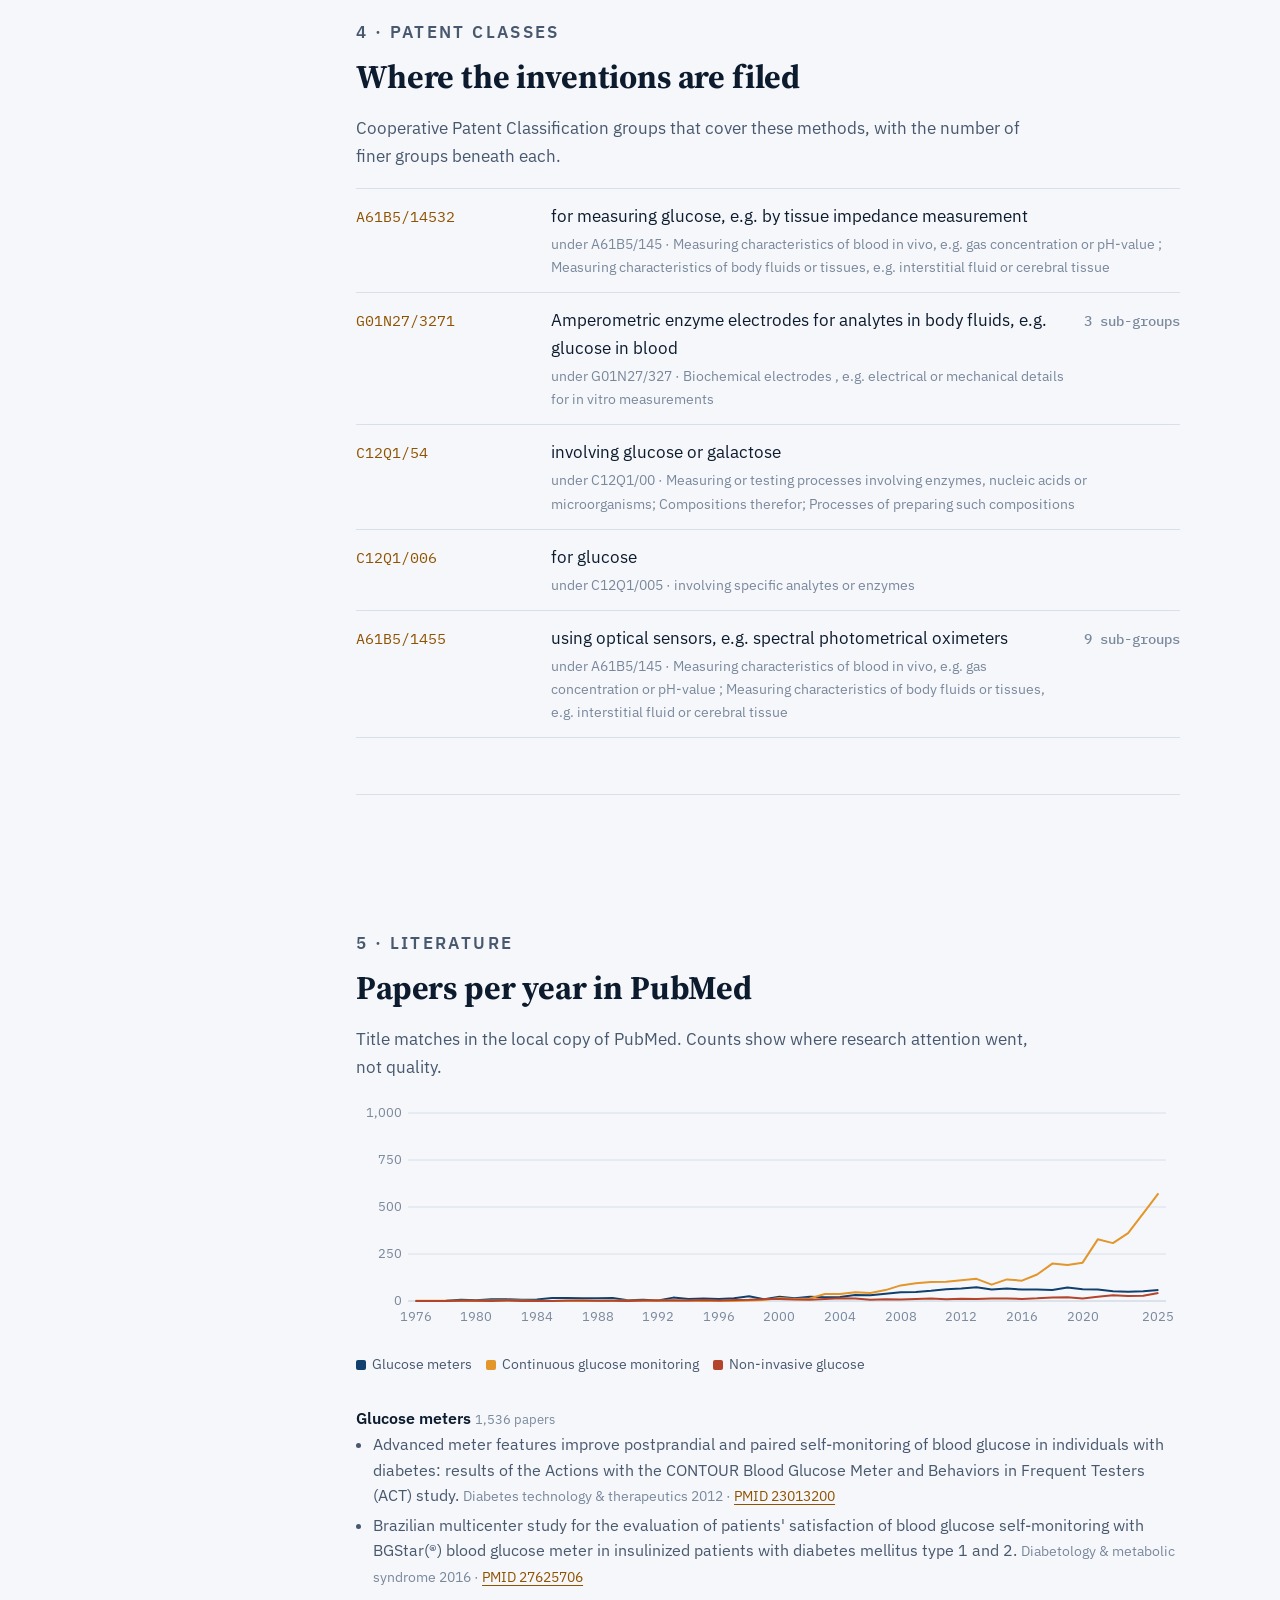
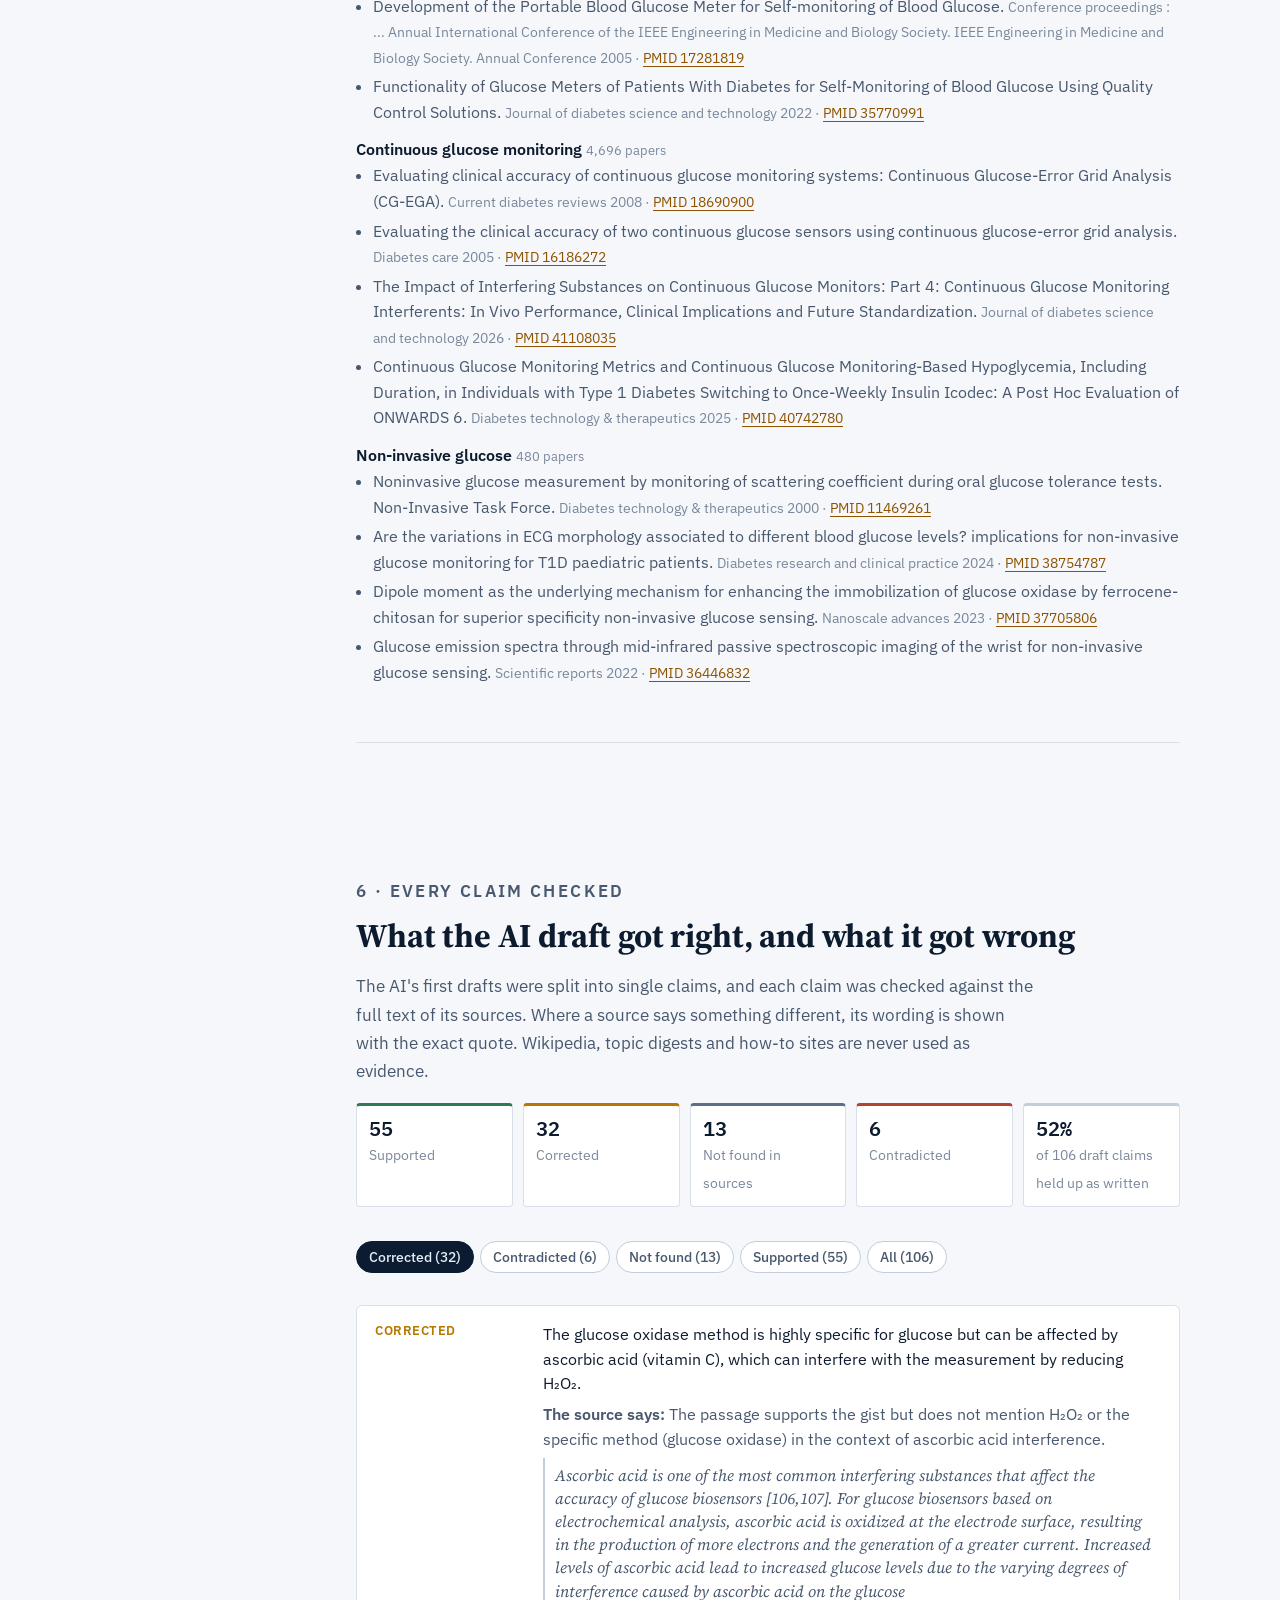
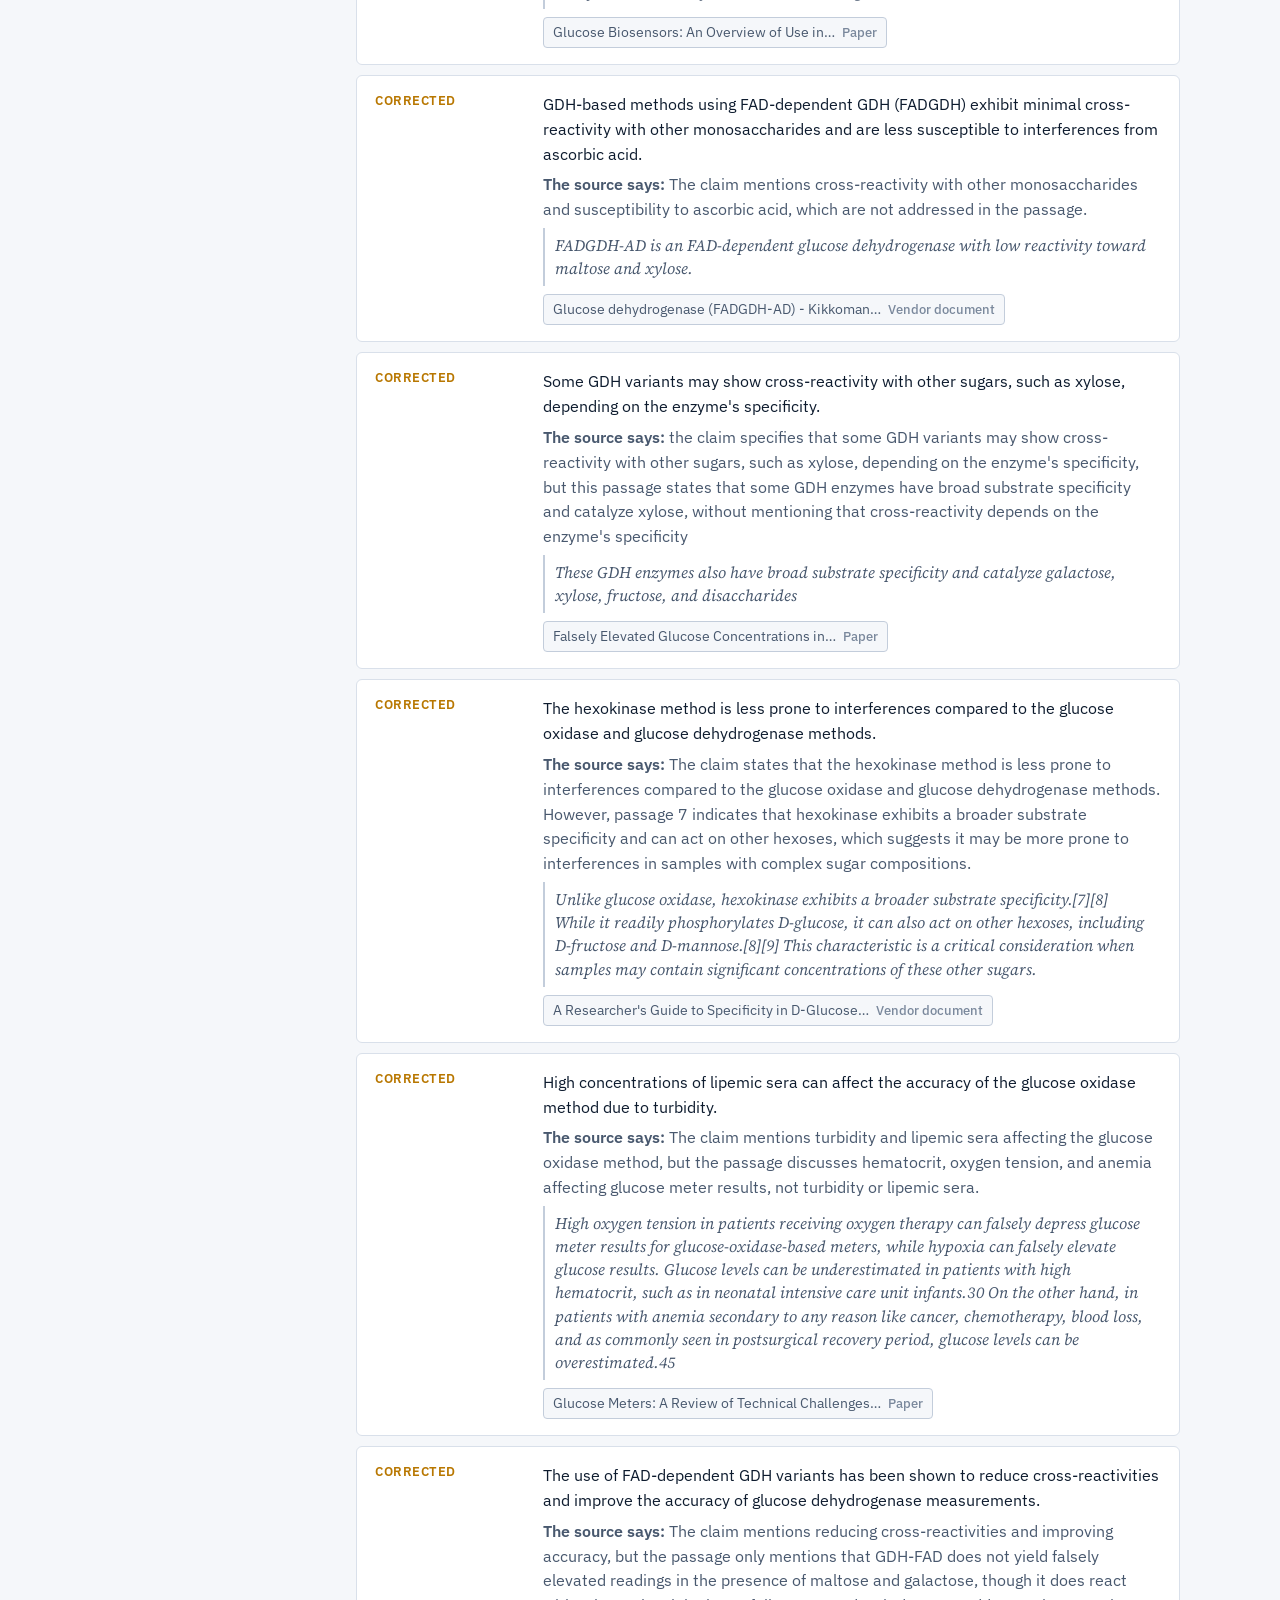
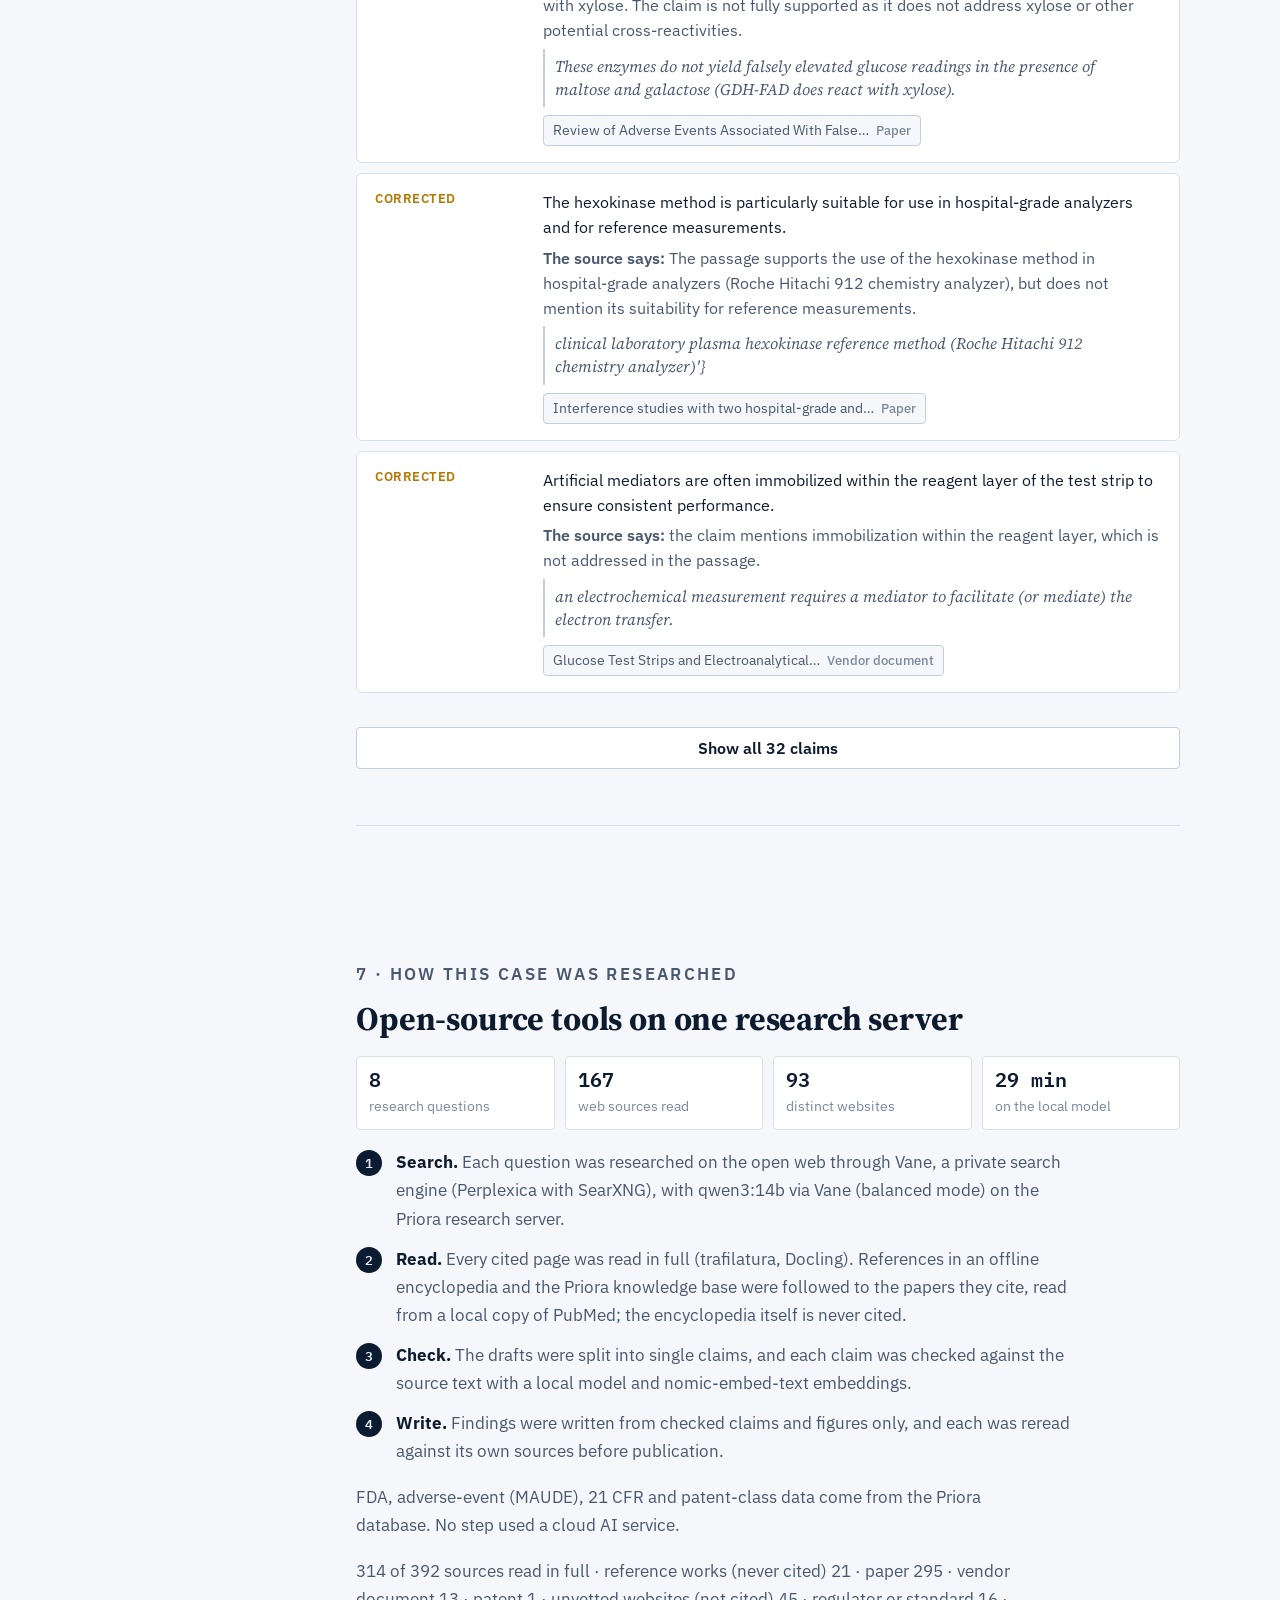
<file: case-blood-glucose.html>
<!doctype html>
<html lang="en">
<head>
<meta charset="utf-8">
<meta name="viewport" content="width=device-width, initial-scale=1, viewport-fit=cover">
<title>Measuring glucose in blood</title>
<meta name="description" content="Priora case study: Measuring glucose concentration in blood. Findings checked claim by claim against primary sources, with the FDA record, patent classes and literature.">
<link rel="icon" href="assets/icon.svg" type="image/svg+xml">
<link rel="apple-touch-icon" href="assets/apple-touch-icon.png">
<meta property="og:type" content="website">
<meta property="og:site_name" content="Priora">
<meta property="og:url" content="https://shankardba.github.io/priora-site/case-blood-glucose.html">
<meta property="og:title" content="Measuring glucose in blood · Priora">
<meta property="og:description" content="Enzymes, test strips, continuous monitors and the search for a non-invasive method: how glucose is measured, how accurate it has to be, and what the FDA record shows. Every claim checked against its source.">
<meta property="og:image" content="https://shankardba.github.io/priora-site/assets/card-blood-glucose.png">
<meta property="og:image:width" content="1200">
<meta property="og:image:height" content="630">
<meta property="og:image:alt" content="Priora case study: Measuring glucose in blood">
<meta name="twitter:card" content="summary_large_image">
<link rel="preconnect" href="https://fonts.googleapis.com">
<link rel="preconnect" href="https://fonts.gstatic.com" crossorigin>
<link rel="stylesheet" href="https://fonts.googleapis.com/css2?family=Source+Serif+4:ital,opsz,wght@0,8..60,400;0,8..60,700;1,8..60,700&family=IBM+Plex+Sans:wght@400;500;600&family=IBM+Plex+Mono:wght@500;600&display=swap">
<link rel="stylesheet" href="assets/site.css">
</head>
<body data-case="blood-glucose">

<header class="mast">
  <div class="wrap">
    <nav class="nav" aria-label="Main">
      <a class="brand" href="index.html" aria-label="Priora home"><svg viewBox="0 0 32 32" aria-hidden="true"><circle cx="16" cy="16" r="13" fill="none" stroke="#9fb2cd" stroke-width="1.5"/><circle cx="16" cy="16" r="7.5" fill="none" stroke="#9fb2cd" stroke-width="1.2" opacity=".6"/><circle cx="16" cy="3" r="3" fill="#f2a93b"/><circle cx="16" cy="16" r="2" fill="#e5edf8"/></svg>
        Priora
      </a>
      <div class="links">
        <a href="index.html#how">How it works</a>
        <a href="index.html#evidence">The evidence</a>
        <a class="btn primary" href="index.html#cases">Case studies</a>
      </div>
    </nav>
    <div class="rmast">
      <p class="eyebrow" style="color:var(--amber)">Case study · measurement</p>
      <h1>Measuring glucose in blood</h1>
      <div class="meta"><span>8 research questions</span><span>FDA product codes NBW, PZI, CGA, MDS, QBJ, NCT and more</span><span>CPC A61B5/14532</span></div>
      <p>Glucose is the most measured analyte in medicine: in the central laboratory, at the bedside, by people with diabetes several times a day, and now continuously by sensors under the skin. This case asks how each kind of measurement works, how accurate it has to be, why a non-invasive method has been so hard to bring to market, and what the public record shows about the devices.</p>
    </div>
  </div>
</header>

<main class="wrap report">
  <nav class="toc" aria-label="Case contents">
    <b>Contents</b>
    <a href="#findings">Key findings</a>
    <a href="#methods">Methods compared</a>
    <a href="#record">The FDA record</a>
    <a href="#patents">Patent classes</a>
    <a href="#literature">Literature</a>
    <a href="#review">Every claim checked</a>
    <a href="#method">How this case was researched</a>
  </nav>

  <div>
    <section class="finding" id="findings">
      <p class="eyebrow">1 · Key findings</p>
      <h2>What the research established</h2>
      <p class="lead">Drafted by a local AI model from checked claims only, then each finding was reread against its own sources. Every source under a finding opens the paper or document it came from.</p>
      <ol class="keyfind" id="findings-list"></ol>
    </section>

    <section class="finding" id="methods">
      <p class="eyebrow">2 · Methods compared</p>
      <h2>How each method works, and its limits</h2>
      <p>What each method relies on, what it measures, where it is used and where it falls short. Performance is shown only where a source states it, in the source's own terms.</p>
      <div id="methods-table"></div>
      <h3 class="subh">Figures from the sources</h3>
      <p>Each figure is copied word for word from a paper, regulator, patent or vendor document, and its quote is checked against the source text. The figures used above come first, marked in amber.</p>
      <div id="figures-table"></div>
    </section>

    <section class="finding" id="record">
      <p class="eyebrow">3 · The FDA record</p>
      <h2>The devices that depend on these methods</h2>
      <p>Clearances, approvals, recalls and adverse-event reports for each group of FDA product codes. Choose a group to see its trends.</p>
      <div id="fda-table"></div>
      <div class="tabs" id="group-tabs" role="group" aria-label="Device group"></div>
      <p id="g-summary" class="formnote"></p>
      <div class="grid2">
        <div><h3>Premarket decisions per year</h3><div class="chart" id="g-decisions"></div></div>
        <div><h3>Adverse-event reports per year</h3><div class="chart" id="g-maude"></div></div>
      </div>
      <div class="grid2">
        <div><h3>Most reported device problems</h3><div class="chart" id="g-problems"></div></div>
        <div><h3>Recall root causes</h3><div class="chart" id="g-causes"></div></div>
      </div>
      <p id="g-days" class="formnote"></p>
    </section>

    <section class="finding" id="patents">
      <p class="eyebrow">4 · Patent classes</p>
      <h2>Where the inventions are filed</h2>
      <p>Cooperative Patent Classification groups that cover these methods, with the number of finer groups beneath each.</p>
      <div class="cpc" id="cpc-list"></div>
    </section>

    <section class="finding" id="literature">
      <p class="eyebrow">5 · Literature</p>
      <h2>Papers per year in PubMed</h2>
      <p>Title matches in the local copy of PubMed. Counts show where research attention went, not quality.</p>
      <div class="chart" id="lit-chart"></div>
      <div class="lit" id="lit-top"></div>
    </section>

    <section class="finding" id="review">
      <p class="eyebrow">6 · Every claim checked</p>
      <h2>What the AI draft got right, and what it got wrong</h2>
      <p>The AI's first drafts were split into single claims, and each claim was checked against the full text of its sources. Where a source says something different, its wording is shown with the exact quote. Wikipedia, topic digests and how-to sites are never used as evidence.</p>
      <div class="vtally" id="review-tally"></div>
      <div class="tabs" id="review-filter" role="group" aria-label="Show claims" style="margin-top:16px"></div>
      <ol class="rlog" id="review-log"></ol>
    </section>

    <section class="finding" id="method">
      <p class="eyebrow">7 · How this case was researched</p>
      <h2>Open-source tools on one research server</h2>
      <div class="rstats" id="r-stats"></div>
      <ol class="howlist">
        <li><b>Search.</b> Each question was researched on the open web through Vane, a private search engine (Perplexica with SearXNG), with <span id="r-model">a local model</span>.</li>
        <li><b>Read.</b> Every cited page was read in full (trafilatura, Docling). References in an offline encyclopedia and the Priora knowledge base were followed to the papers they cite, read from a local copy of PubMed; the encyclopedia itself is never cited.</li>
        <li><b>Check.</b> The drafts were split into single claims, and each claim was checked against the source text with a local model and nomic-embed-text embeddings.</li>
        <li><b>Write.</b> Findings were written from checked claims and figures only, and each was reread against its own sources before publication.</li>
      </ol>
      <p>FDA, adverse-event (MAUDE), 21 CFR and patent-class data come from the Priora database. No step used a cloud AI service.</p>
      <p class="formnote" id="r-tiers"></p>
      <h3>The research questions</h3>
      <ol class="qlist" id="r-questions"></ol>
      <p class="cite">Most-used websites: <span id="r-domains"></span></p>
      <p>Priora shows what the sources say and how well each claim holds up. It is not medical, legal or regulatory advice.</p>
      <p><a class="btn primary" href="index.html#cases">More case studies</a></p>
    </section>
  </div>
</main>

<footer class="site">
  <div class="wrap">
    <span>Priora · a research engine for medical technology</span>
    <span>FDA data from openFDA, AccessGUDID and eCFR. Patent classification from the CPC scheme. Literature from PubMed. Figures as of <span data-c="generated_at">…</span>.</span>
  </div>
</footer>

<script src="assets/site.js"></script>
<script src="assets/case.js"></script>
</body>
</html>
</file>
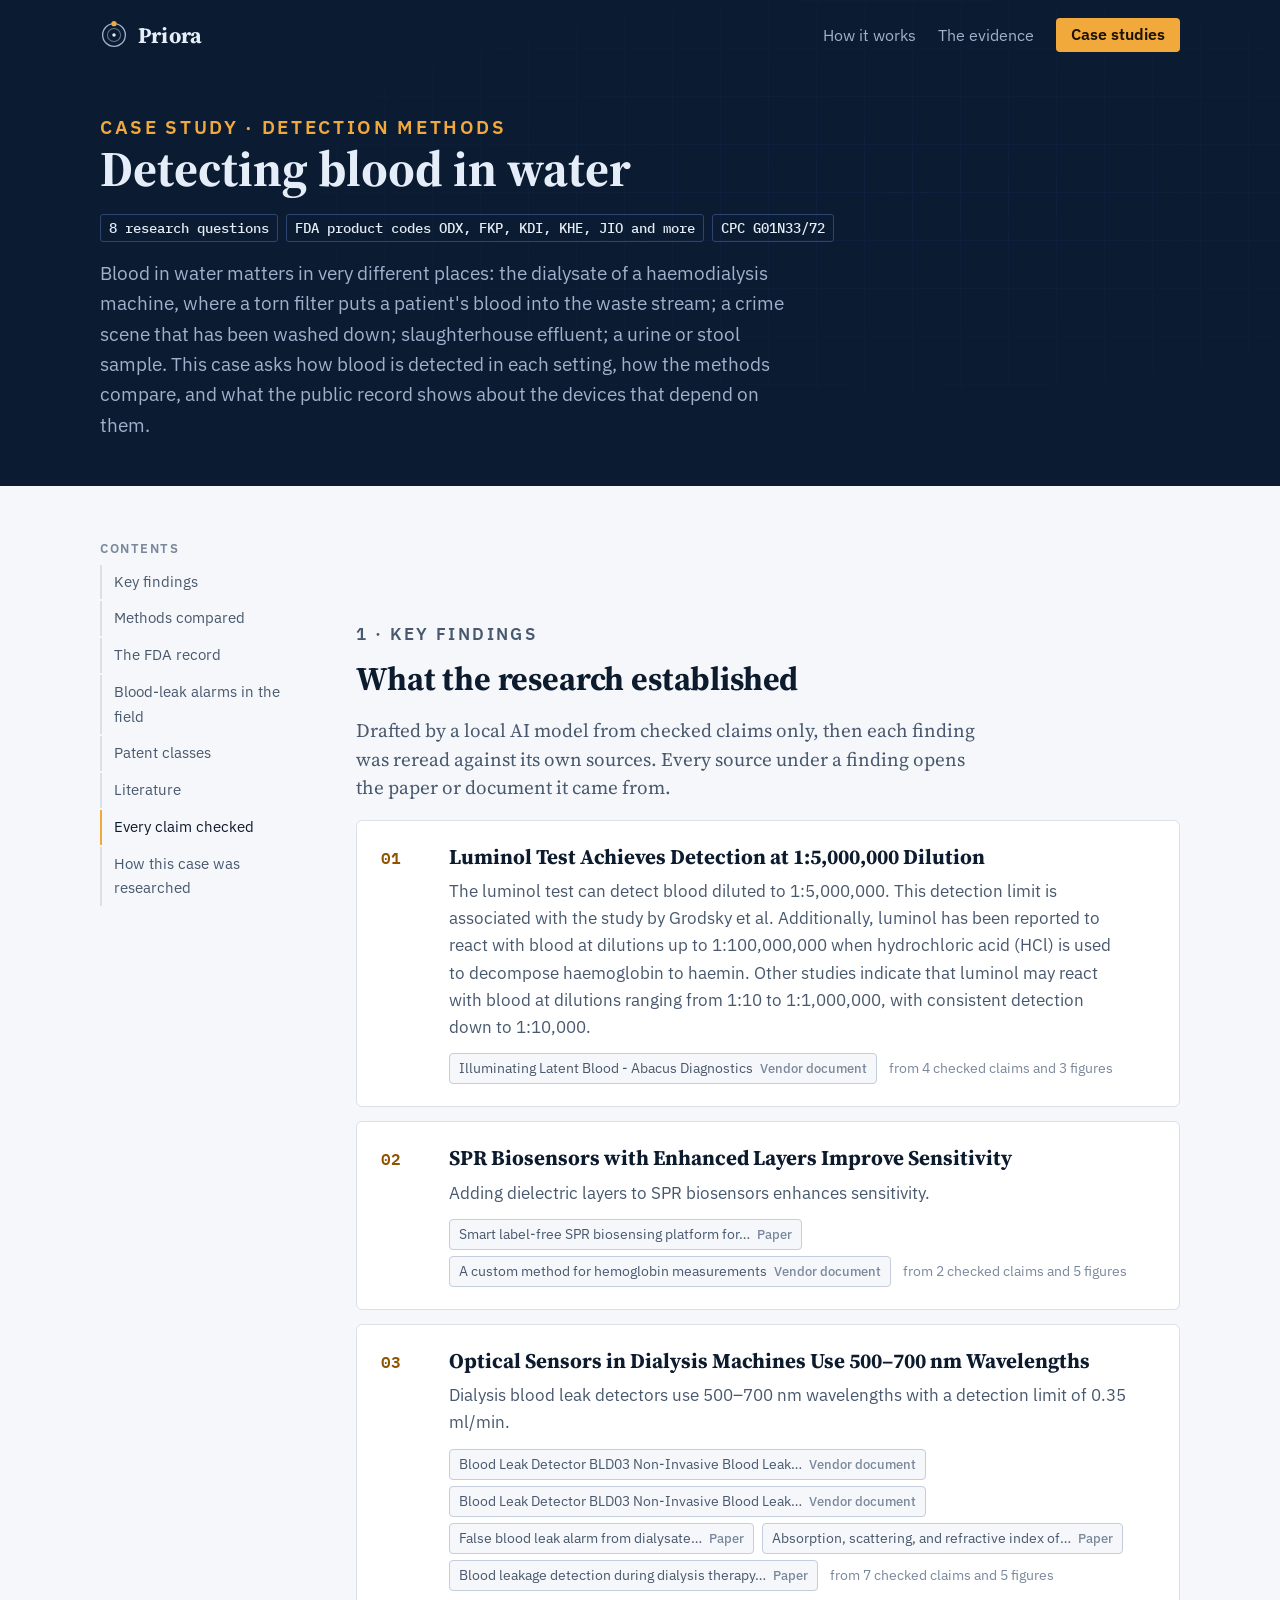
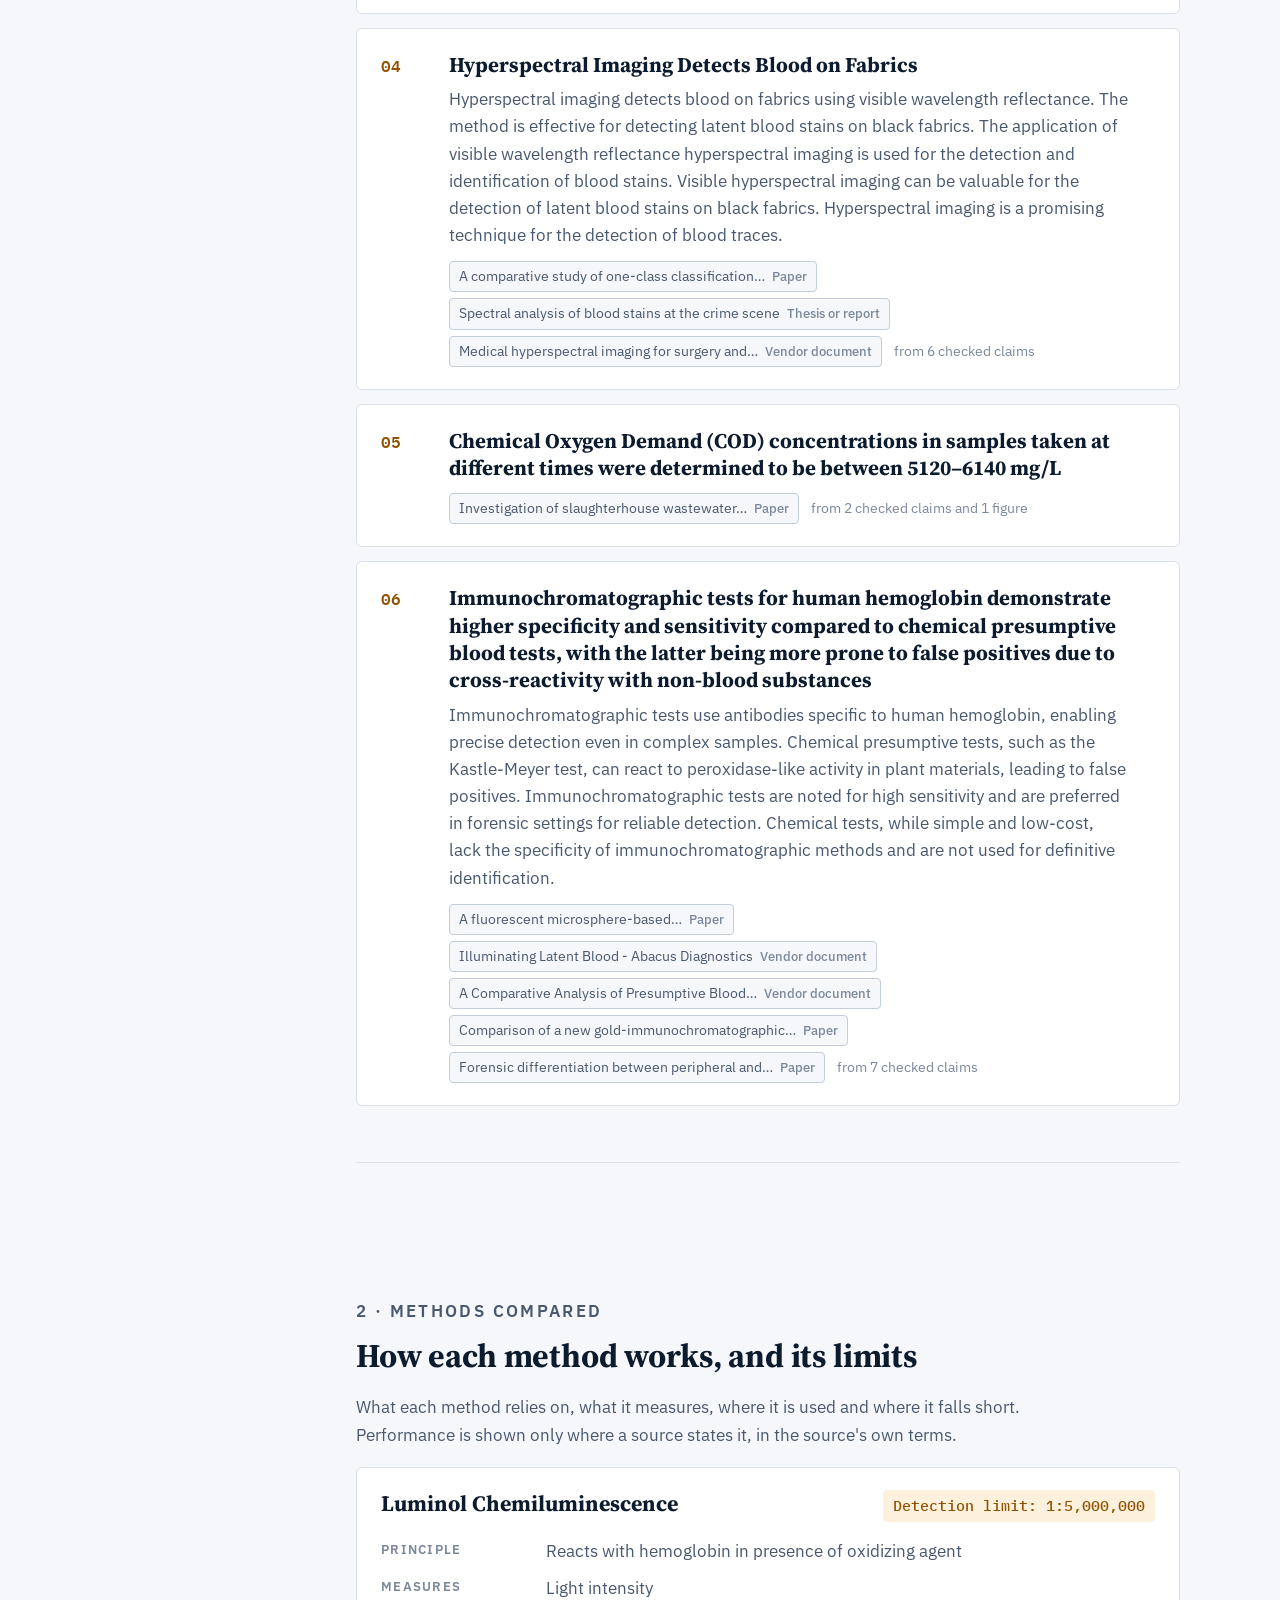
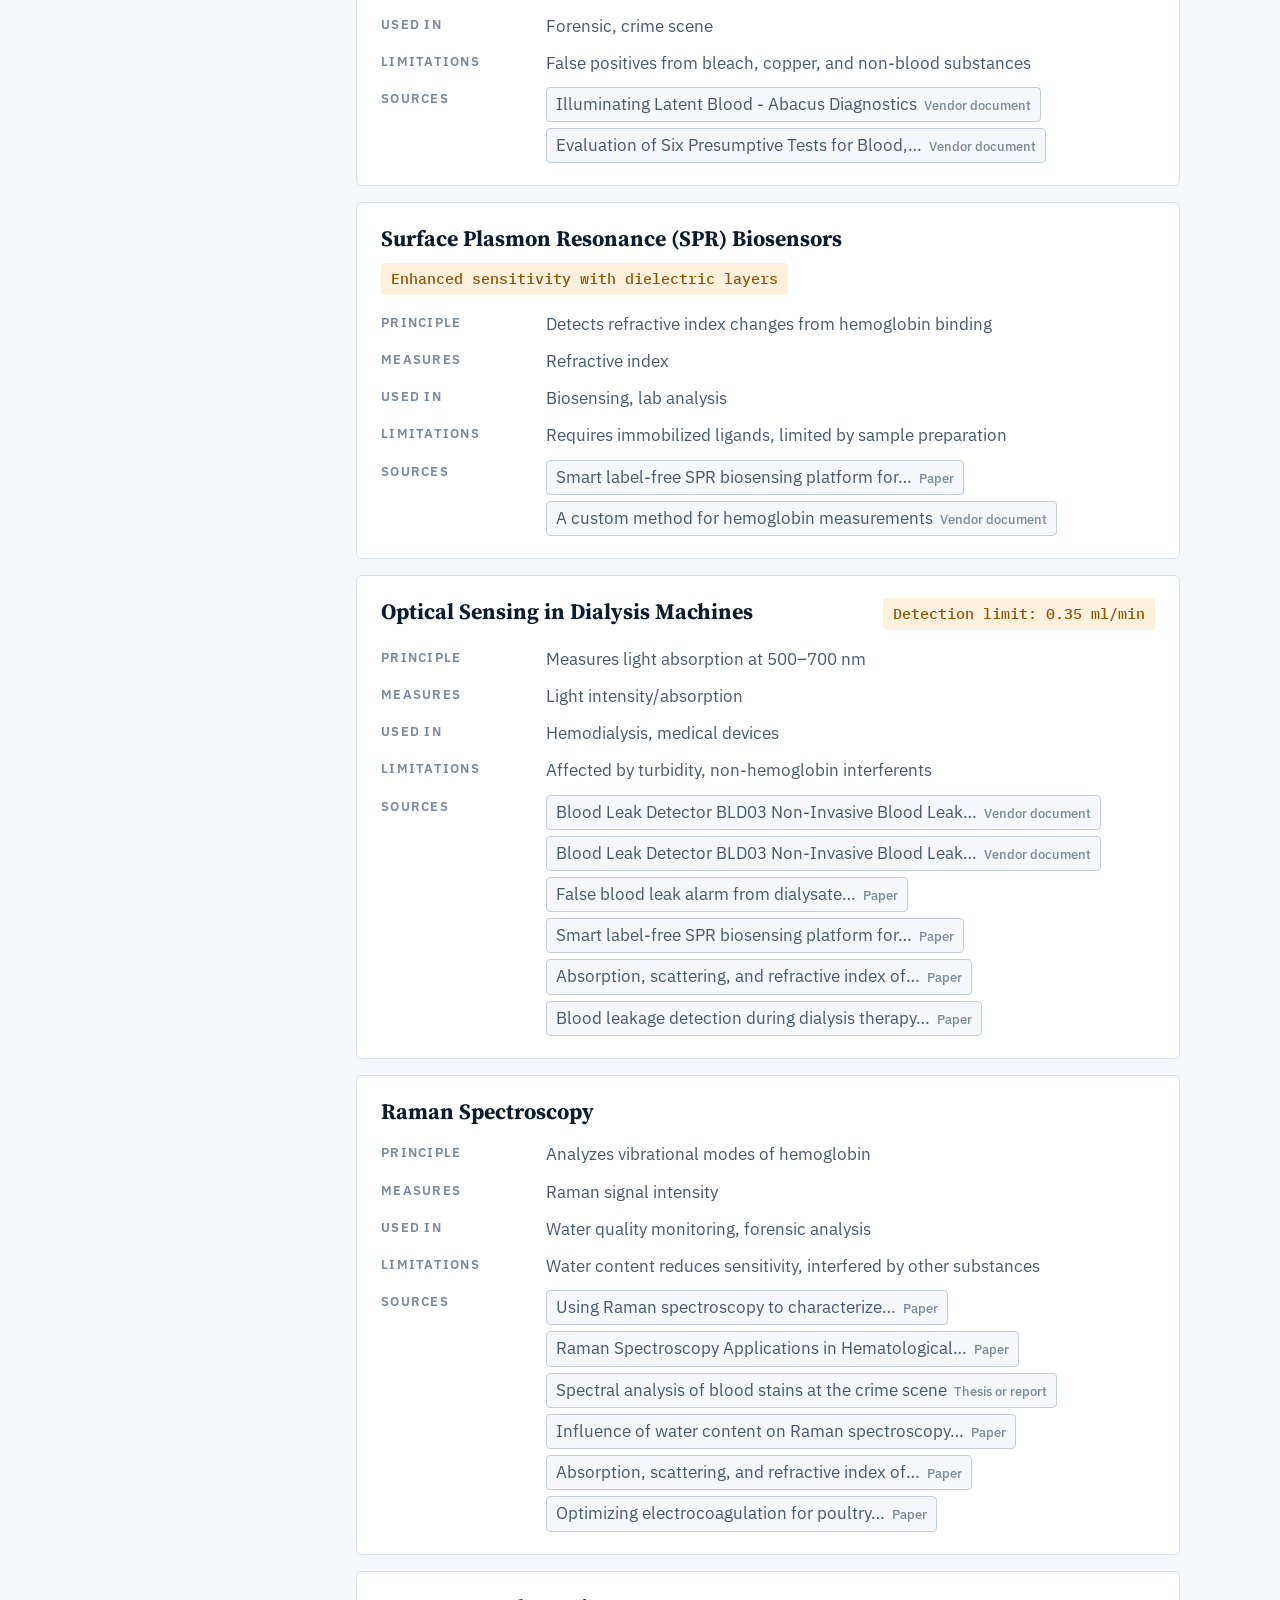
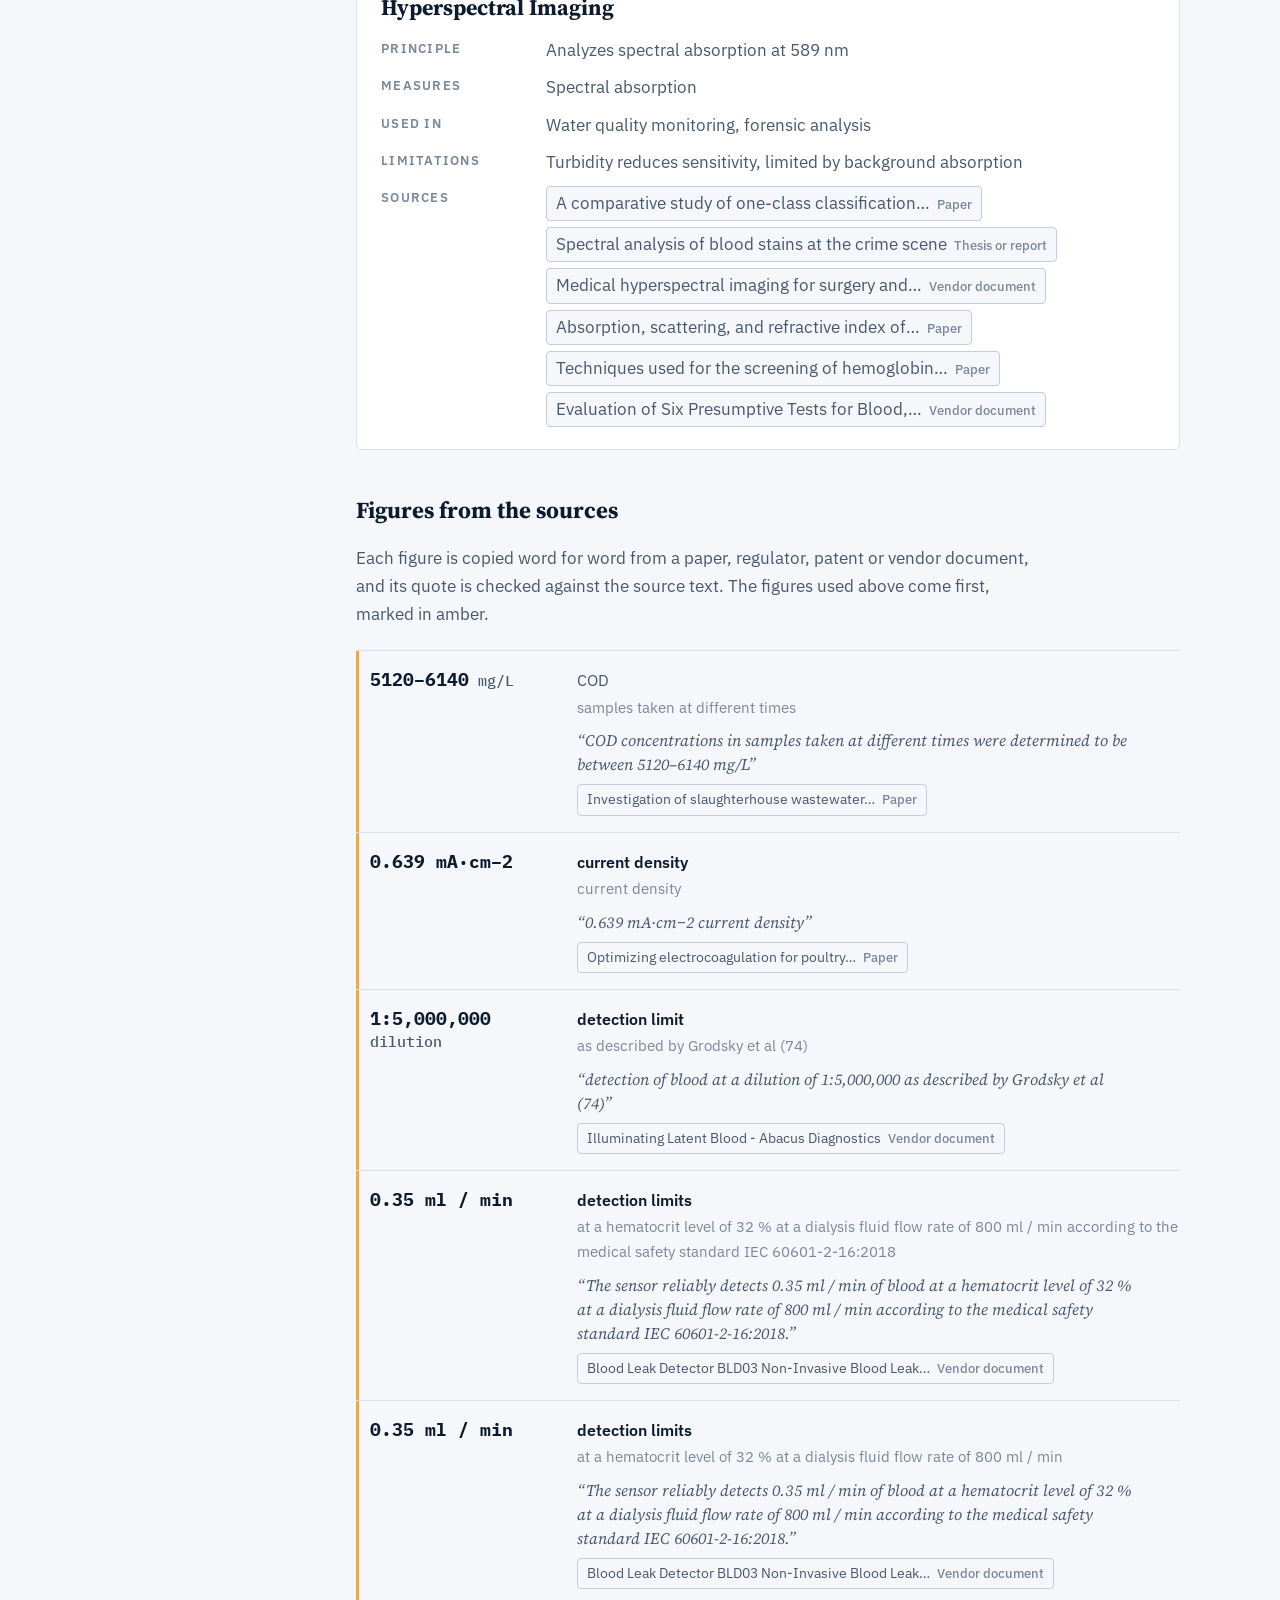
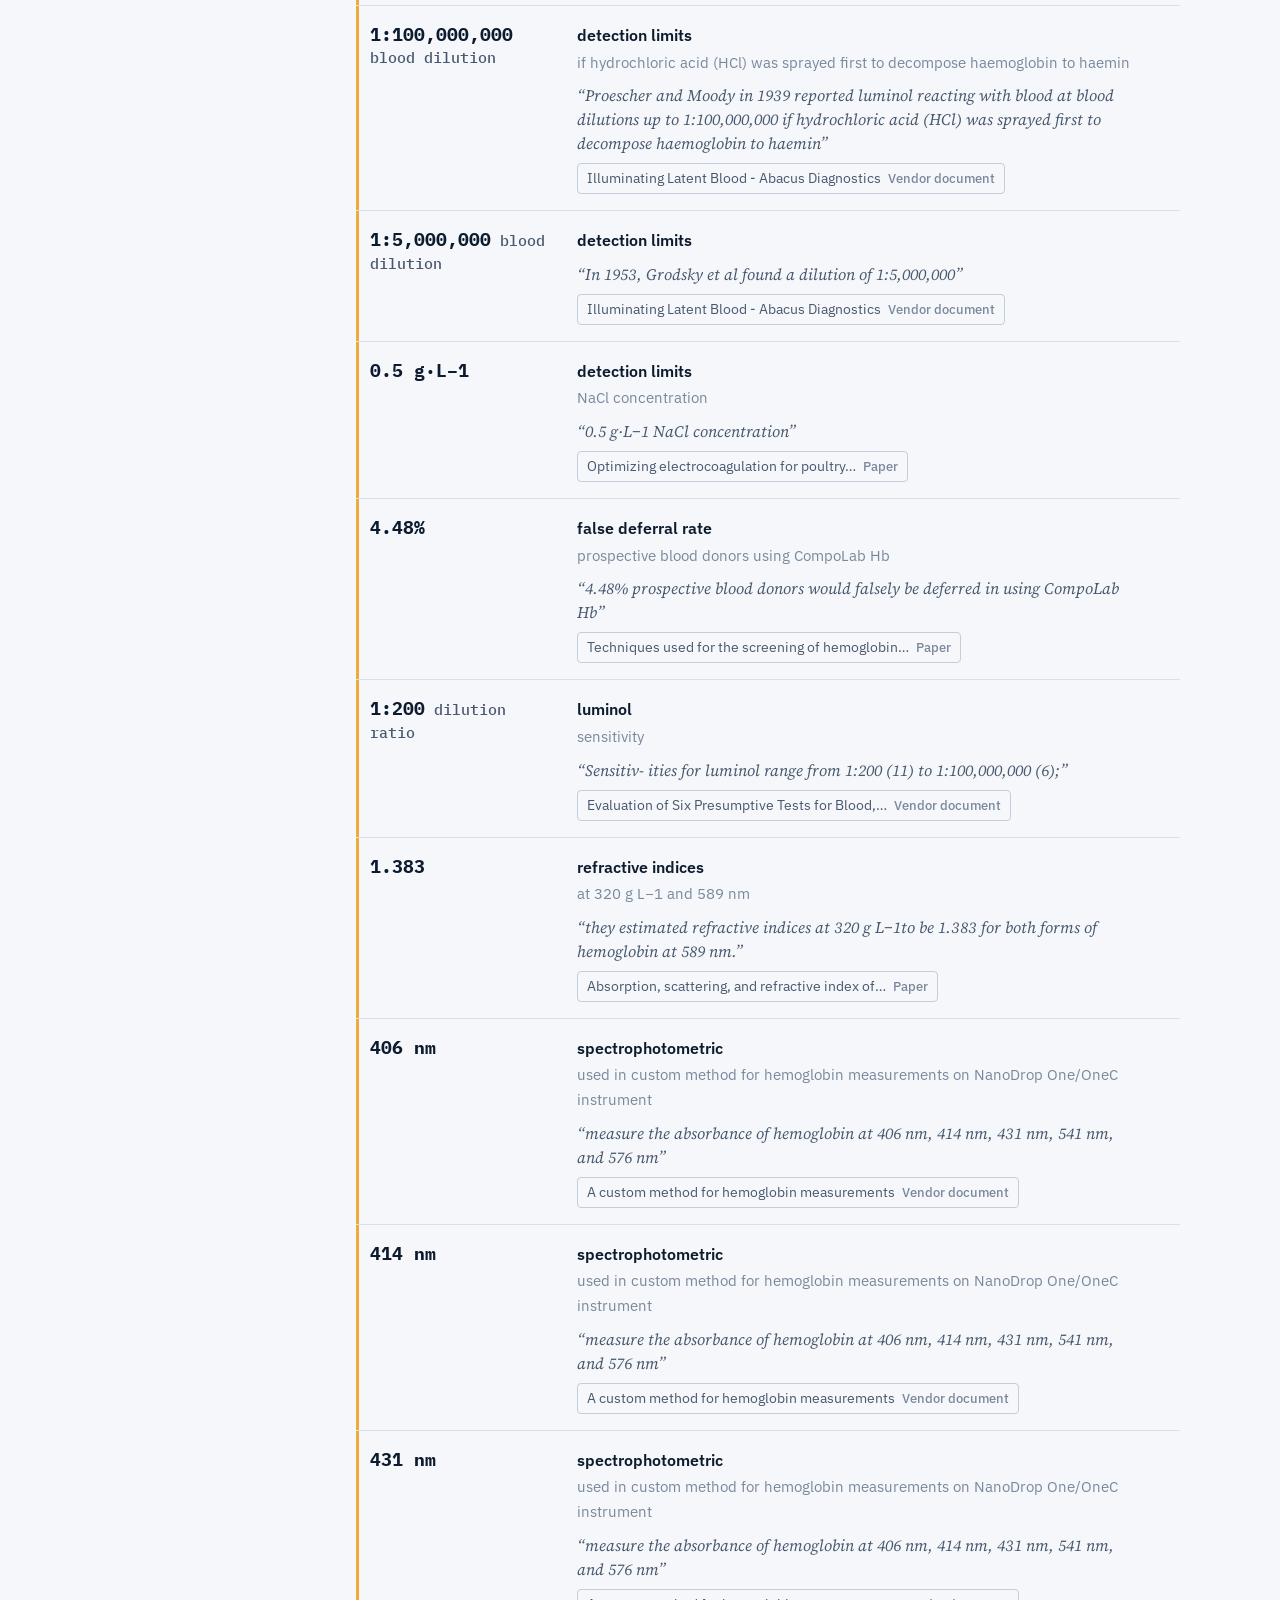
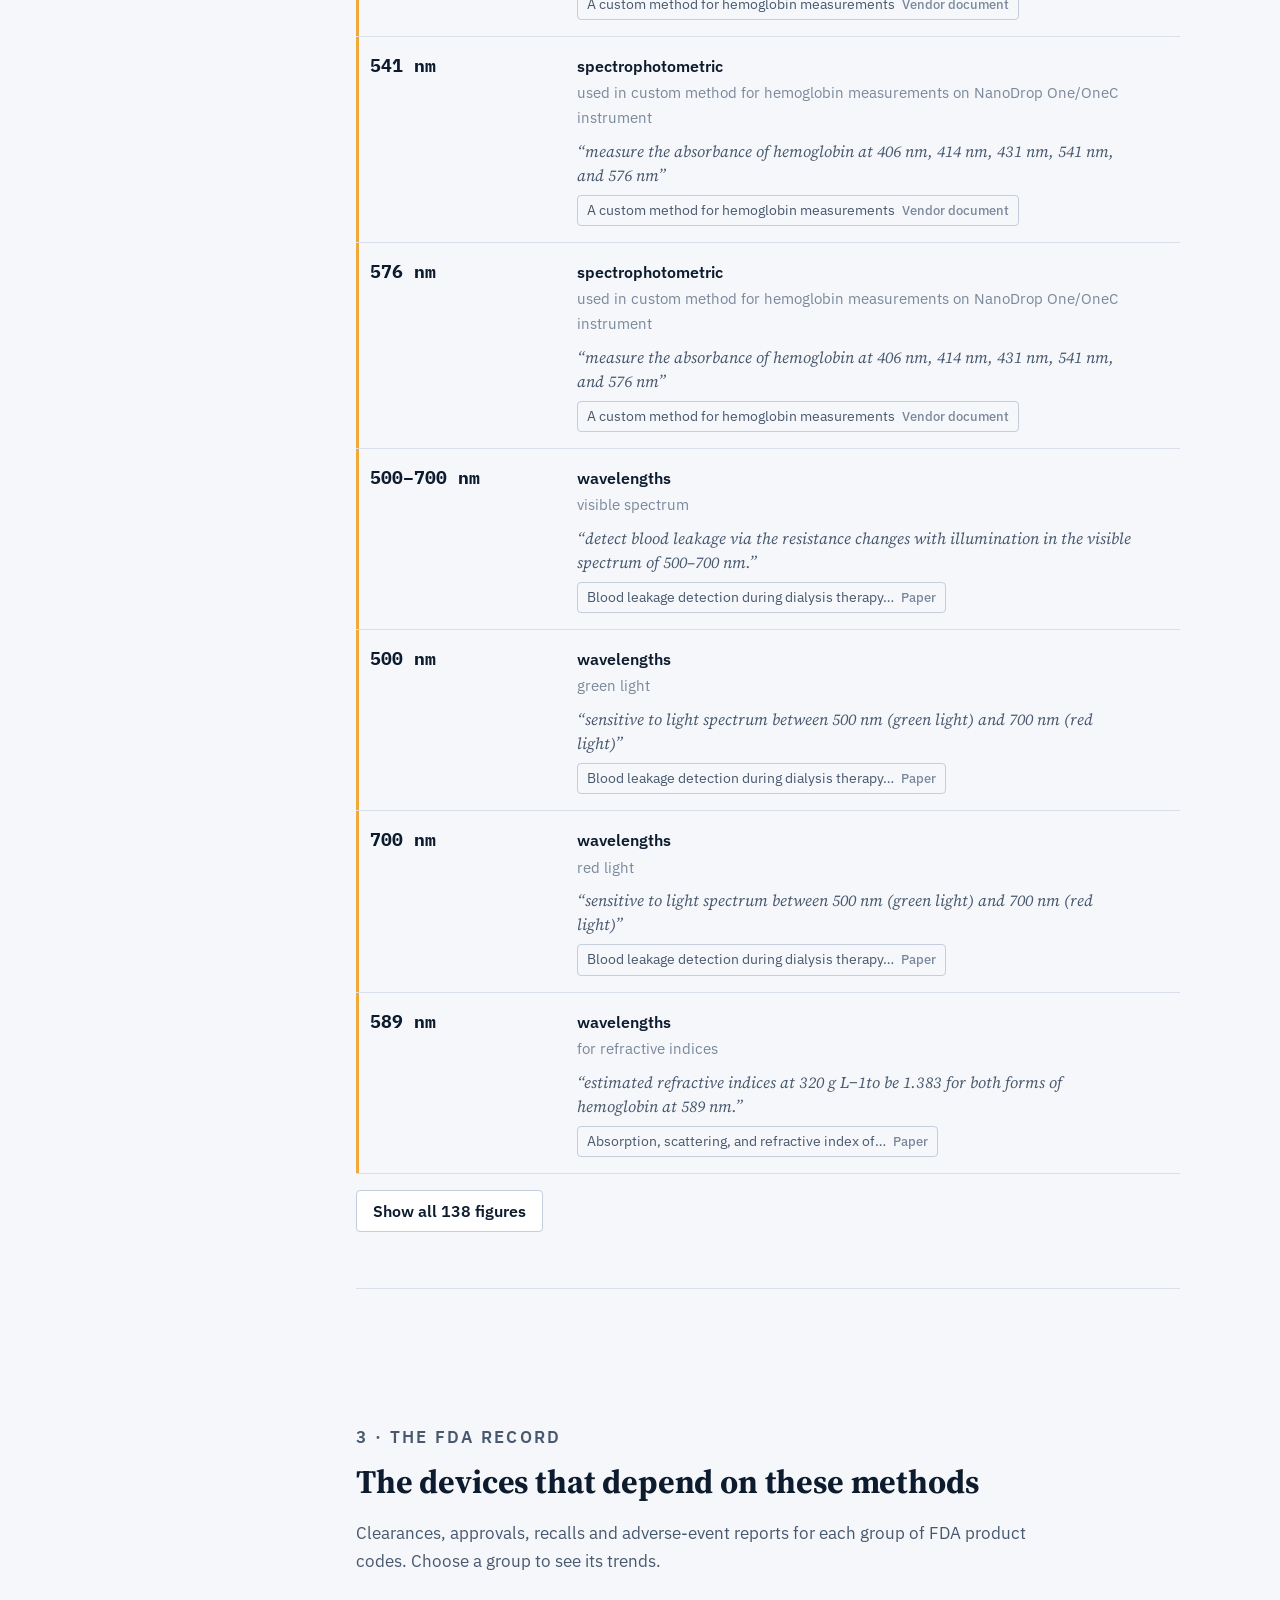
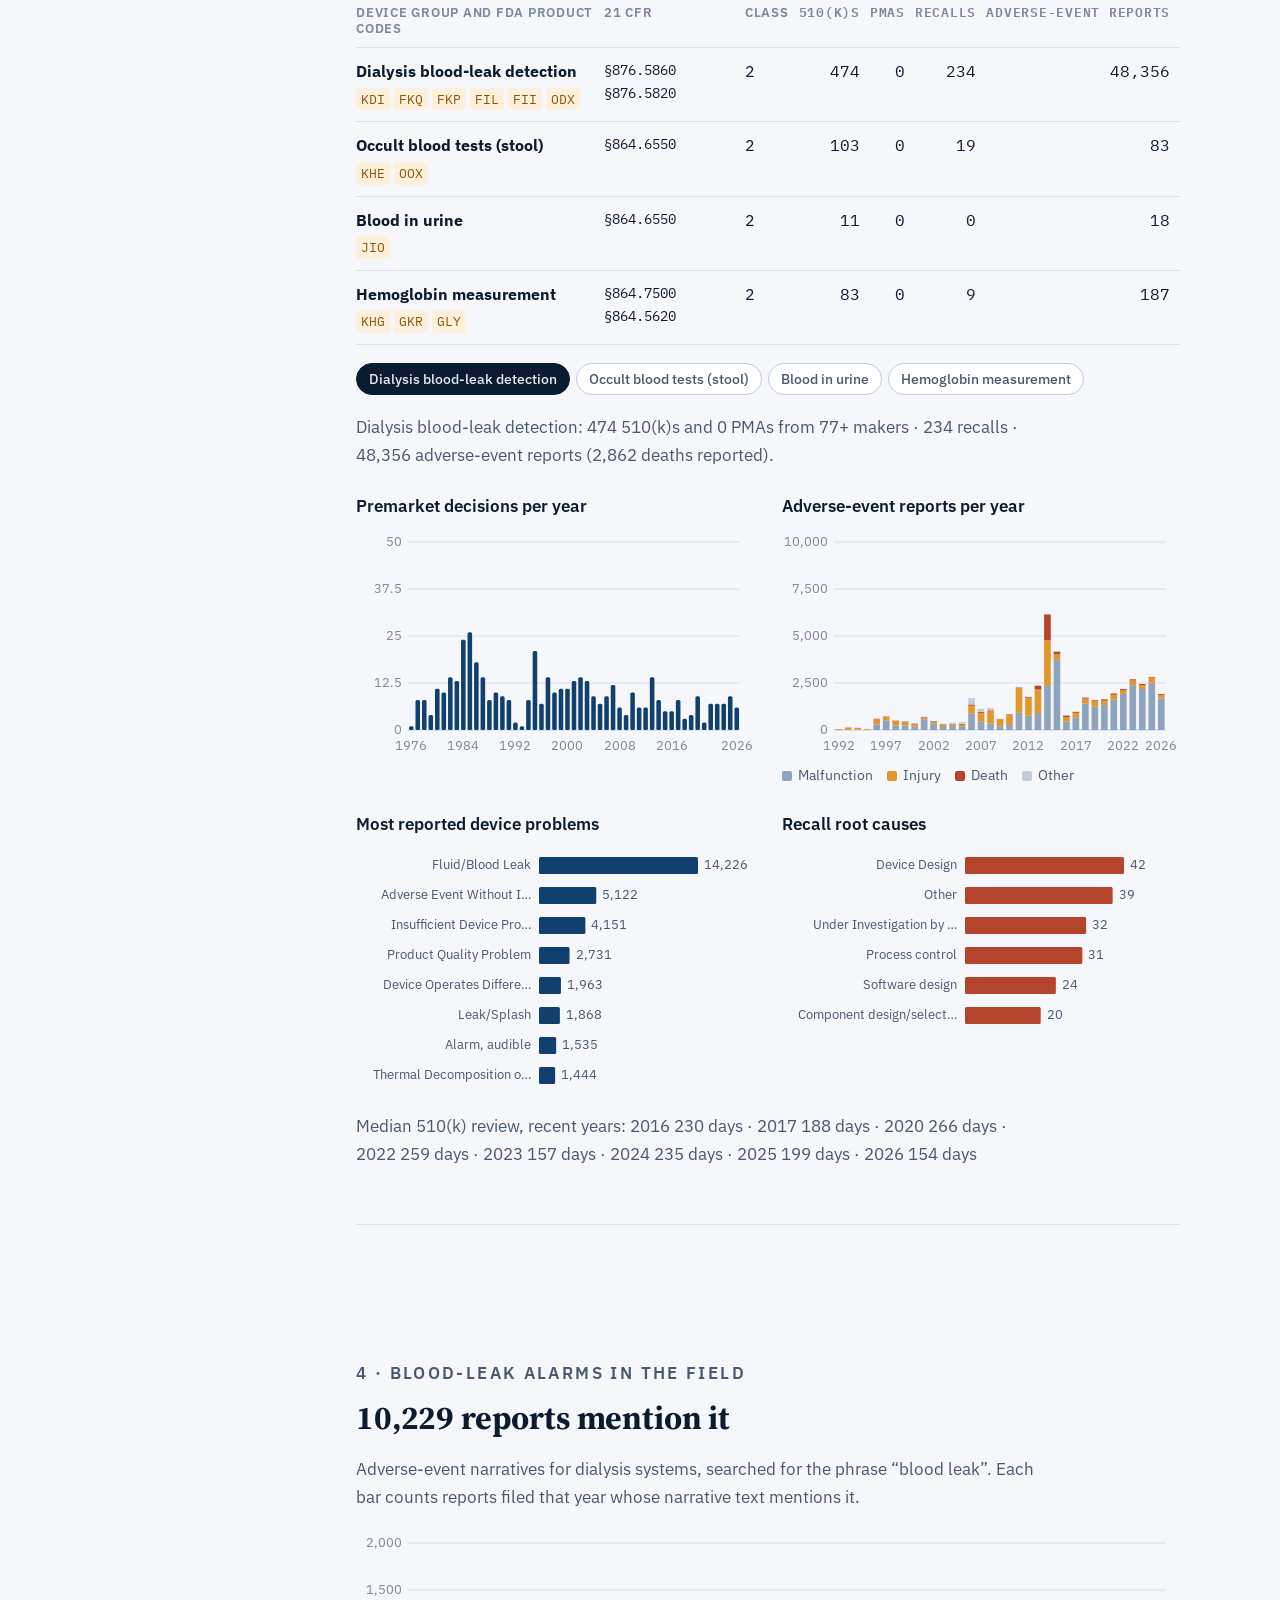
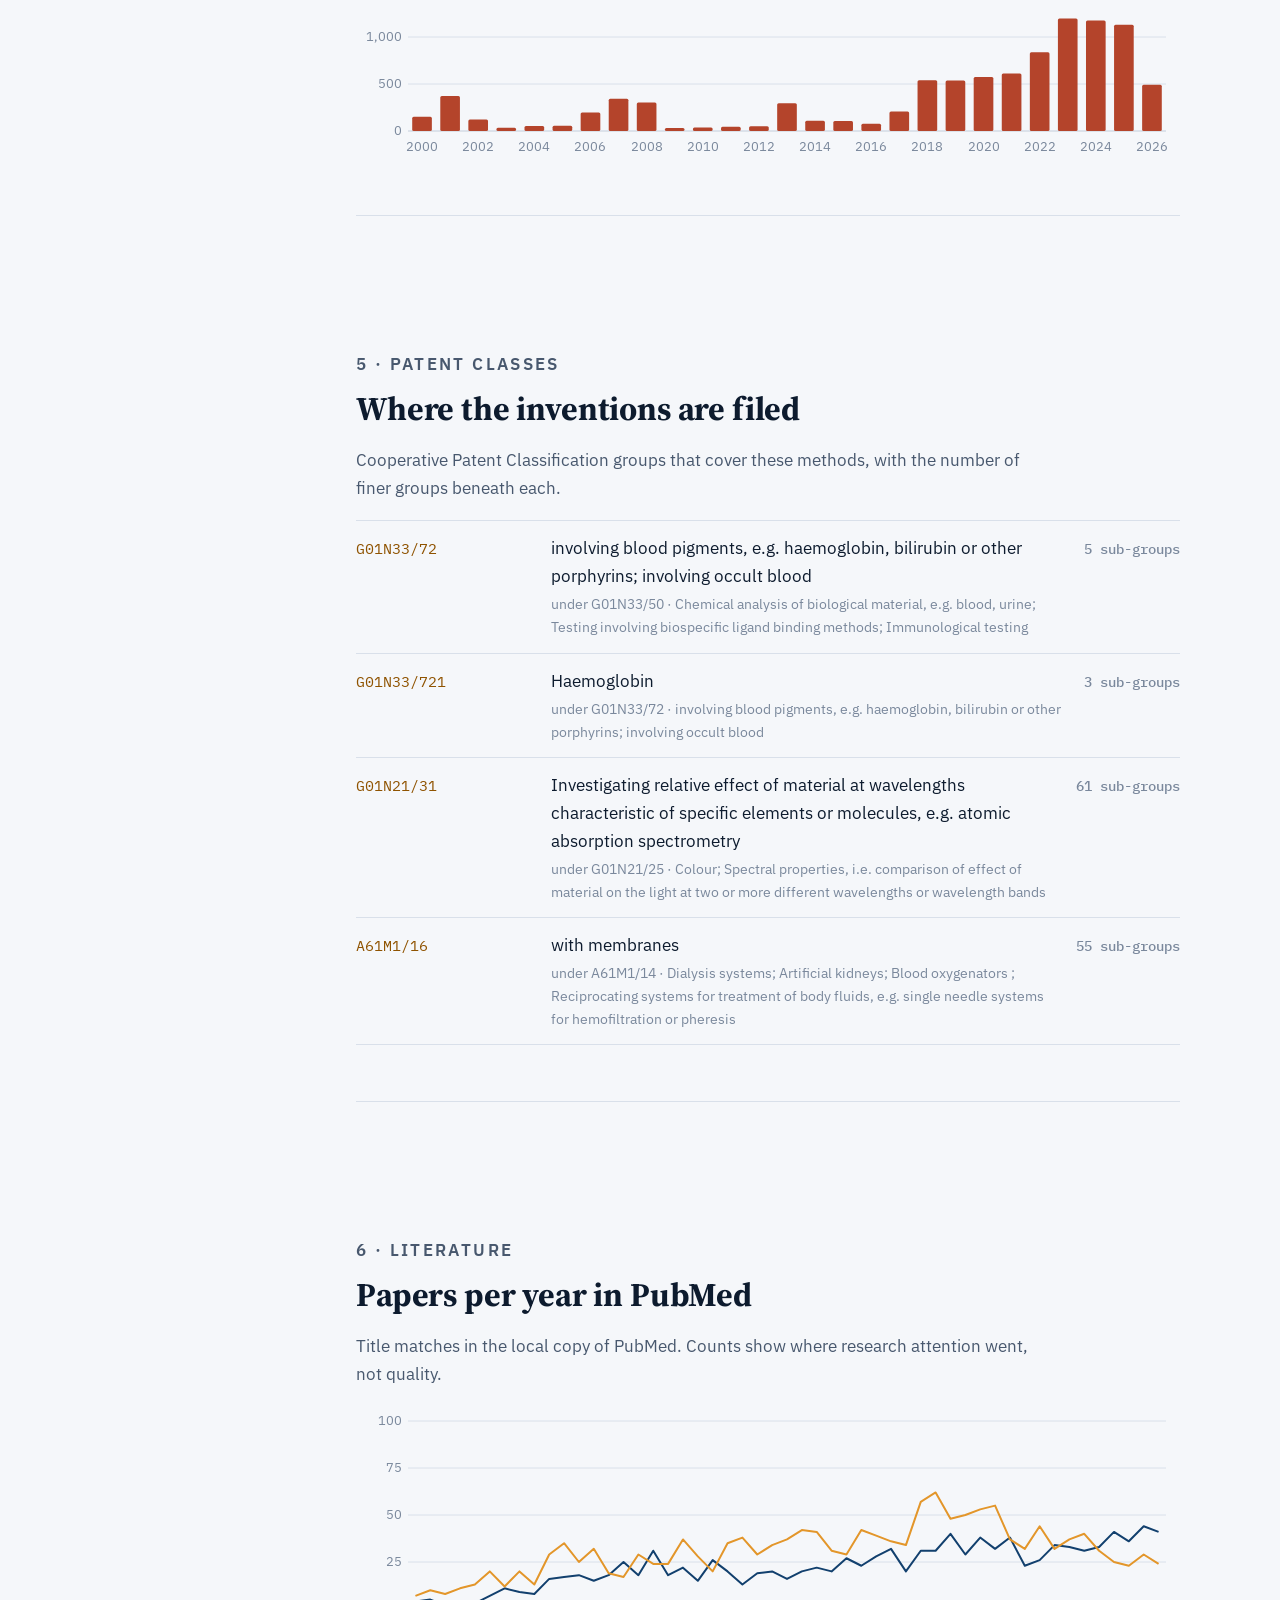
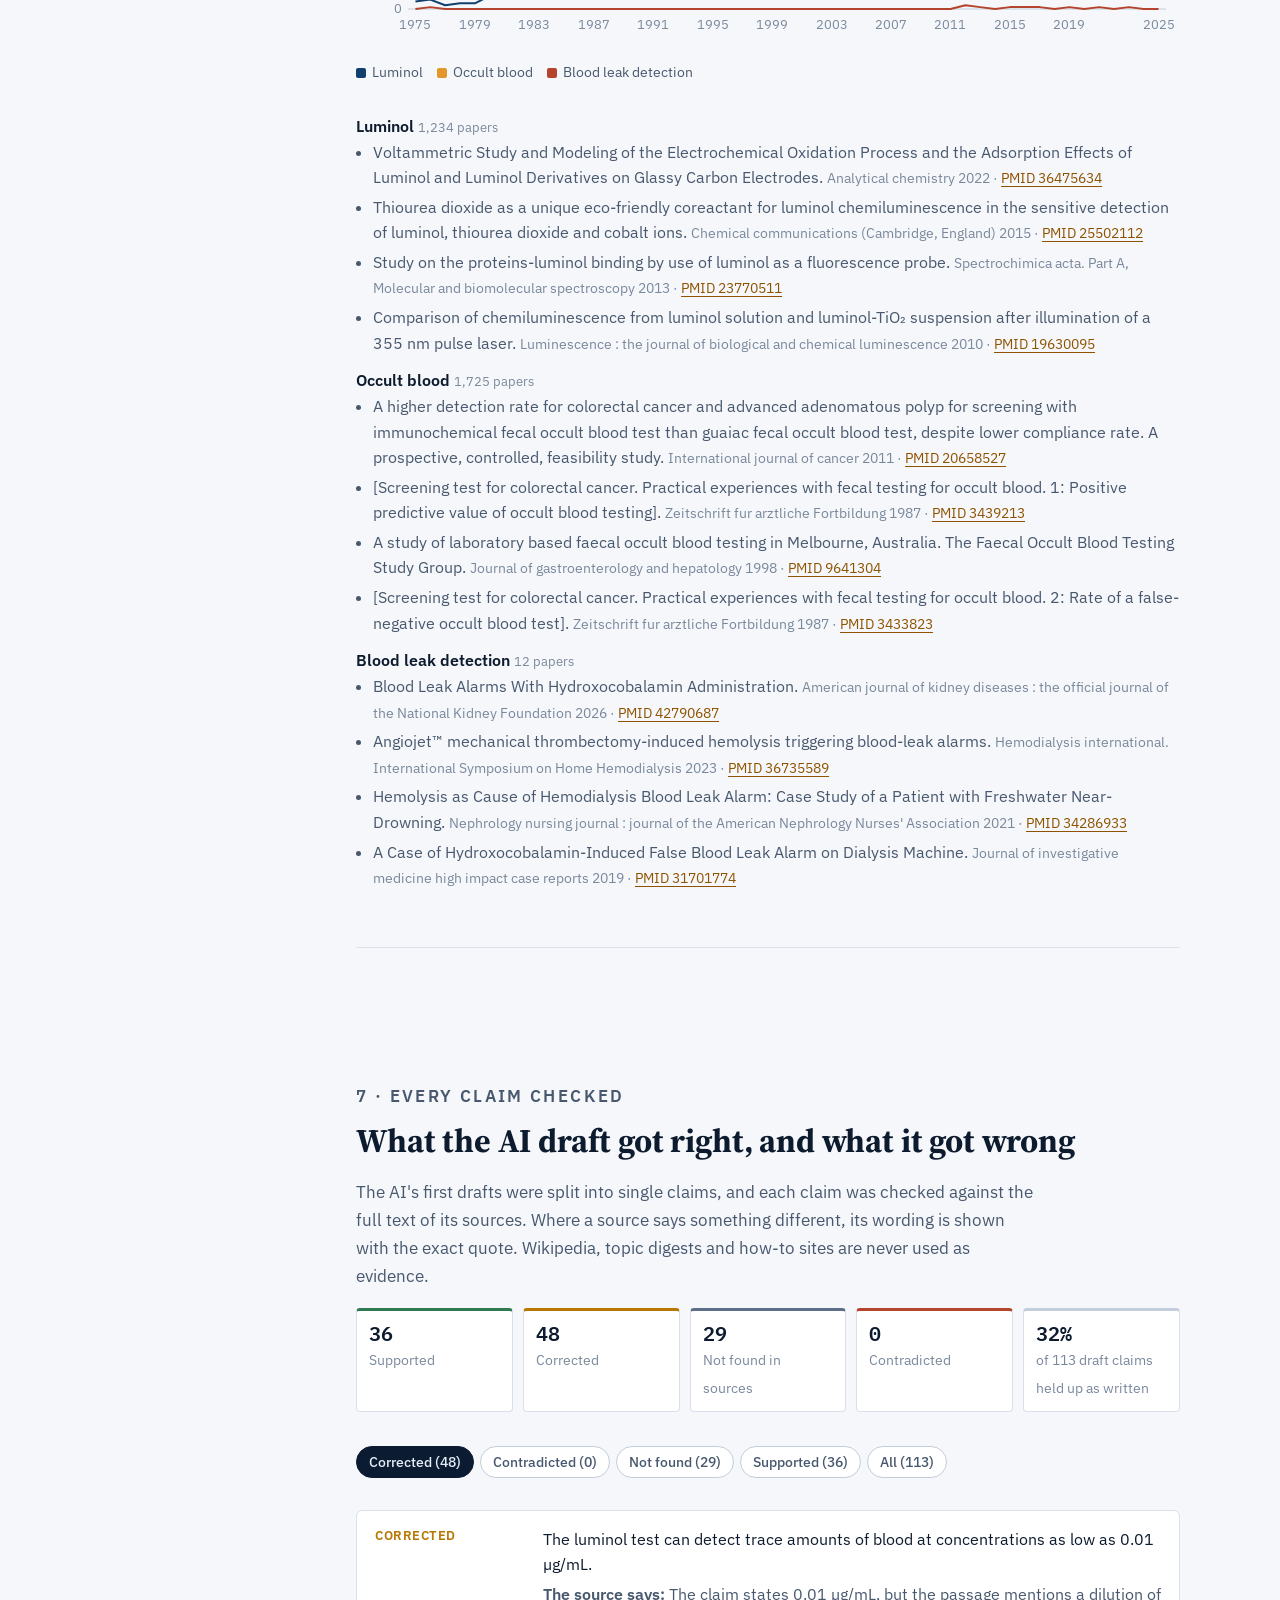
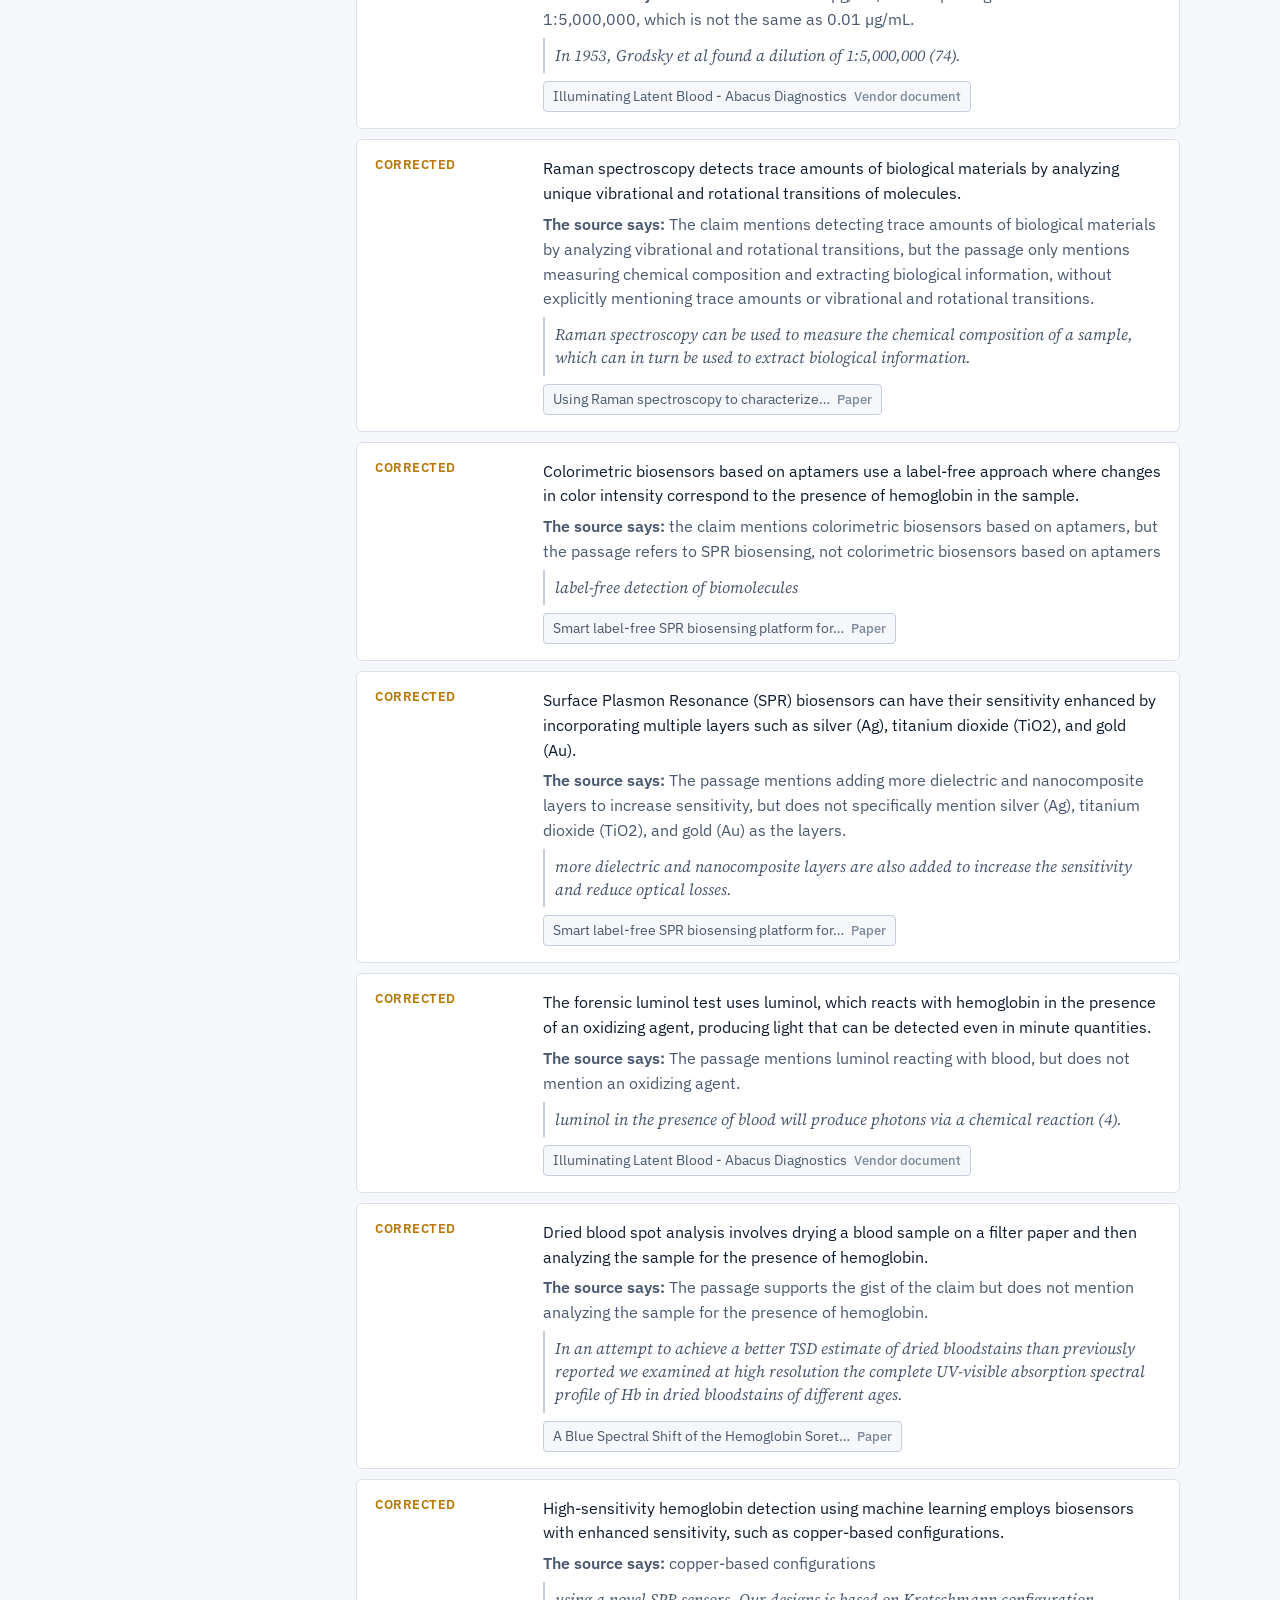
<file: case-blood-in-water.html>
<!doctype html>
<html lang="en">
<head>
<meta charset="utf-8">
<meta name="viewport" content="width=device-width, initial-scale=1, viewport-fit=cover">
<title>Detecting blood in water</title>
<meta name="description" content="Priora case study: How to detect blood in water. Findings checked claim by claim against primary sources, with the FDA record, patent classes and literature.">
<link rel="icon" href="assets/icon.svg" type="image/svg+xml">
<link rel="apple-touch-icon" href="assets/apple-touch-icon.png">
<meta property="og:type" content="website">
<meta property="og:site_name" content="Priora">
<meta property="og:url" content="https://shankardba.github.io/priora-site/case-blood-in-water.html">
<meta property="og:title" content="Detecting blood in water · Priora">
<meta property="og:description" content="From crime-scene chemistry to the optical sensors that guard dialysis machines: methods for detecting blood in water, compared by principle and sensitivity. Every claim checked against its source.">
<meta property="og:image" content="https://shankardba.github.io/priora-site/assets/card-blood-in-water.png">
<meta property="og:image:width" content="1200">
<meta property="og:image:height" content="630">
<meta property="og:image:alt" content="Priora case study: Detecting blood in water">
<meta name="twitter:card" content="summary_large_image">
<link rel="preconnect" href="https://fonts.googleapis.com">
<link rel="preconnect" href="https://fonts.gstatic.com" crossorigin>
<link rel="stylesheet" href="https://fonts.googleapis.com/css2?family=Source+Serif+4:ital,opsz,wght@0,8..60,400;0,8..60,700;1,8..60,700&family=IBM+Plex+Sans:wght@400;500;600&family=IBM+Plex+Mono:wght@500;600&display=swap">
<link rel="stylesheet" href="assets/site.css">
</head>
<body data-case="blood-in-water">

<header class="mast">
  <div class="wrap">
    <nav class="nav" aria-label="Main">
      <a class="brand" href="index.html" aria-label="Priora home"><svg viewBox="0 0 32 32" aria-hidden="true"><circle cx="16" cy="16" r="13" fill="none" stroke="#9fb2cd" stroke-width="1.5"/><circle cx="16" cy="16" r="7.5" fill="none" stroke="#9fb2cd" stroke-width="1.2" opacity=".6"/><circle cx="16" cy="3" r="3" fill="#f2a93b"/><circle cx="16" cy="16" r="2" fill="#e5edf8"/></svg>
        Priora
      </a>
      <div class="links">
        <a href="index.html#how">How it works</a>
        <a href="index.html#evidence">The evidence</a>
        <a class="btn primary" href="index.html#cases">Case studies</a>
      </div>
    </nav>
    <div class="rmast">
      <p class="eyebrow" style="color:var(--amber)">Case study · detection methods</p>
      <h1>Detecting blood in water</h1>
      <div class="meta"><span>8 research questions</span><span>FDA product codes ODX, FKP, KDI, KHE, JIO and more</span><span>CPC G01N33/72</span></div>
      <p>Blood in water matters in very different places: the dialysate of a haemodialysis machine, where a torn filter puts a patient&#x27;s blood into the waste stream; a crime scene that has been washed down; slaughterhouse effluent; a urine or stool sample. This case asks how blood is detected in each setting, how the methods compare, and what the public record shows about the devices that depend on them.</p>
    </div>
  </div>
</header>

<main class="wrap report">
  <nav class="toc" aria-label="Case contents">
    <b>Contents</b>
    <a href="#findings">Key findings</a>
    <a href="#methods">Methods compared</a>
    <a href="#record">The FDA record</a>
    <a href="#phrase">Blood-leak alarms in the field</a>
    <a href="#patents">Patent classes</a>
    <a href="#literature">Literature</a>
    <a href="#review">Every claim checked</a>
    <a href="#method">How this case was researched</a>
  </nav>

  <div>
    <section class="finding" id="findings">
      <p class="eyebrow">1 · Key findings</p>
      <h2>What the research established</h2>
      <p class="lead">Drafted by a local AI model from checked claims only, then each finding was reread against its own sources. Every source under a finding opens the paper or document it came from.</p>
      <ol class="keyfind" id="findings-list"></ol>
    </section>

    <section class="finding" id="methods">
      <p class="eyebrow">2 · Methods compared</p>
      <h2>How each method works, and its limits</h2>
      <p>What each method relies on, what it measures, where it is used and where it falls short. Performance is shown only where a source states it, in the source's own terms.</p>
      <div id="methods-table"></div>
      <h3 class="subh">Figures from the sources</h3>
      <p>Each figure is copied word for word from a paper, regulator, patent or vendor document, and its quote is checked against the source text. The figures used above come first, marked in amber.</p>
      <div id="figures-table"></div>
    </section>

    <section class="finding" id="record">
      <p class="eyebrow">3 · The FDA record</p>
      <h2>The devices that depend on these methods</h2>
      <p>Clearances, approvals, recalls and adverse-event reports for each group of FDA product codes. Choose a group to see its trends.</p>
      <div id="fda-table"></div>
      <div class="tabs" id="group-tabs" role="group" aria-label="Device group"></div>
      <p id="g-summary" class="formnote"></p>
      <div class="grid2">
        <div><h3>Premarket decisions per year</h3><div class="chart" id="g-decisions"></div></div>
        <div><h3>Adverse-event reports per year</h3><div class="chart" id="g-maude"></div></div>
      </div>
      <div class="grid2">
        <div><h3>Most reported device problems</h3><div class="chart" id="g-problems"></div></div>
        <div><h3>Recall root causes</h3><div class="chart" id="g-causes"></div></div>
      </div>
      <p id="g-days" class="formnote"></p>
    </section>

    <section class="finding" id="phrase">
      <p class="eyebrow">4 · Blood-leak alarms in the field</p>
      <h2><span id="text-total">…</span> reports mention it</h2>
      <p>Adverse-event narratives for dialysis systems, searched for the phrase “blood leak”. Each bar counts reports filed that year whose narrative text mentions it.</p>
      <div class="chart" id="text-chart"></div>
    </section>
    <section class="finding" id="patents">
      <p class="eyebrow">5 · Patent classes</p>
      <h2>Where the inventions are filed</h2>
      <p>Cooperative Patent Classification groups that cover these methods, with the number of finer groups beneath each.</p>
      <div class="cpc" id="cpc-list"></div>
    </section>

    <section class="finding" id="literature">
      <p class="eyebrow">6 · Literature</p>
      <h2>Papers per year in PubMed</h2>
      <p>Title matches in the local copy of PubMed. Counts show where research attention went, not quality.</p>
      <div class="chart" id="lit-chart"></div>
      <div class="lit" id="lit-top"></div>
    </section>

    <section class="finding" id="review">
      <p class="eyebrow">7 · Every claim checked</p>
      <h2>What the AI draft got right, and what it got wrong</h2>
      <p>The AI's first drafts were split into single claims, and each claim was checked against the full text of its sources. Where a source says something different, its wording is shown with the exact quote. Wikipedia, topic digests and how-to sites are never used as evidence.</p>
      <div class="vtally" id="review-tally"></div>
      <div class="tabs" id="review-filter" role="group" aria-label="Show claims" style="margin-top:16px"></div>
      <ol class="rlog" id="review-log"></ol>
    </section>

    <section class="finding" id="method">
      <p class="eyebrow">8 · How this case was researched</p>
      <h2>Open-source tools on one research server</h2>
      <div class="rstats" id="r-stats"></div>
      <ol class="howlist">
        <li><b>Search.</b> Each question was researched on the open web through Vane, a private search engine (Perplexica with SearXNG), with <span id="r-model">a local model</span>.</li>
        <li><b>Read.</b> Every cited page was read in full (trafilatura, Docling). References in an offline encyclopedia and the Priora knowledge base were followed to the papers they cite, read from a local copy of PubMed; the encyclopedia itself is never cited.</li>
        <li><b>Check.</b> The drafts were split into single claims, and each claim was checked against the source text with a local model and nomic-embed-text embeddings.</li>
        <li><b>Write.</b> Findings were written from checked claims and figures only, and each was reread against its own sources before publication.</li>
      </ol>
      <p>FDA, adverse-event (MAUDE), 21 CFR and patent-class data come from the Priora database. No step used a cloud AI service.</p>
      <p class="formnote" id="r-tiers"></p>
      <h3>The research questions</h3>
      <ol class="qlist" id="r-questions"></ol>
      <p class="cite">Most-used websites: <span id="r-domains"></span></p>
      <p>Priora shows what the sources say and how well each claim holds up. It is not medical, legal or regulatory advice.</p>
      <p><a class="btn primary" href="index.html#cases">More case studies</a></p>
    </section>
  </div>
</main>

<footer class="site">
  <div class="wrap">
    <span>Priora · a research engine for medical technology</span>
    <span>FDA data from openFDA, AccessGUDID and eCFR. Patent classification from the CPC scheme. Literature from PubMed. Figures as of <span data-c="generated_at">…</span>.</span>
  </div>
</footer>

<script src="assets/site.js"></script>
<script src="assets/case.js"></script>
</body>
</html>
</file>
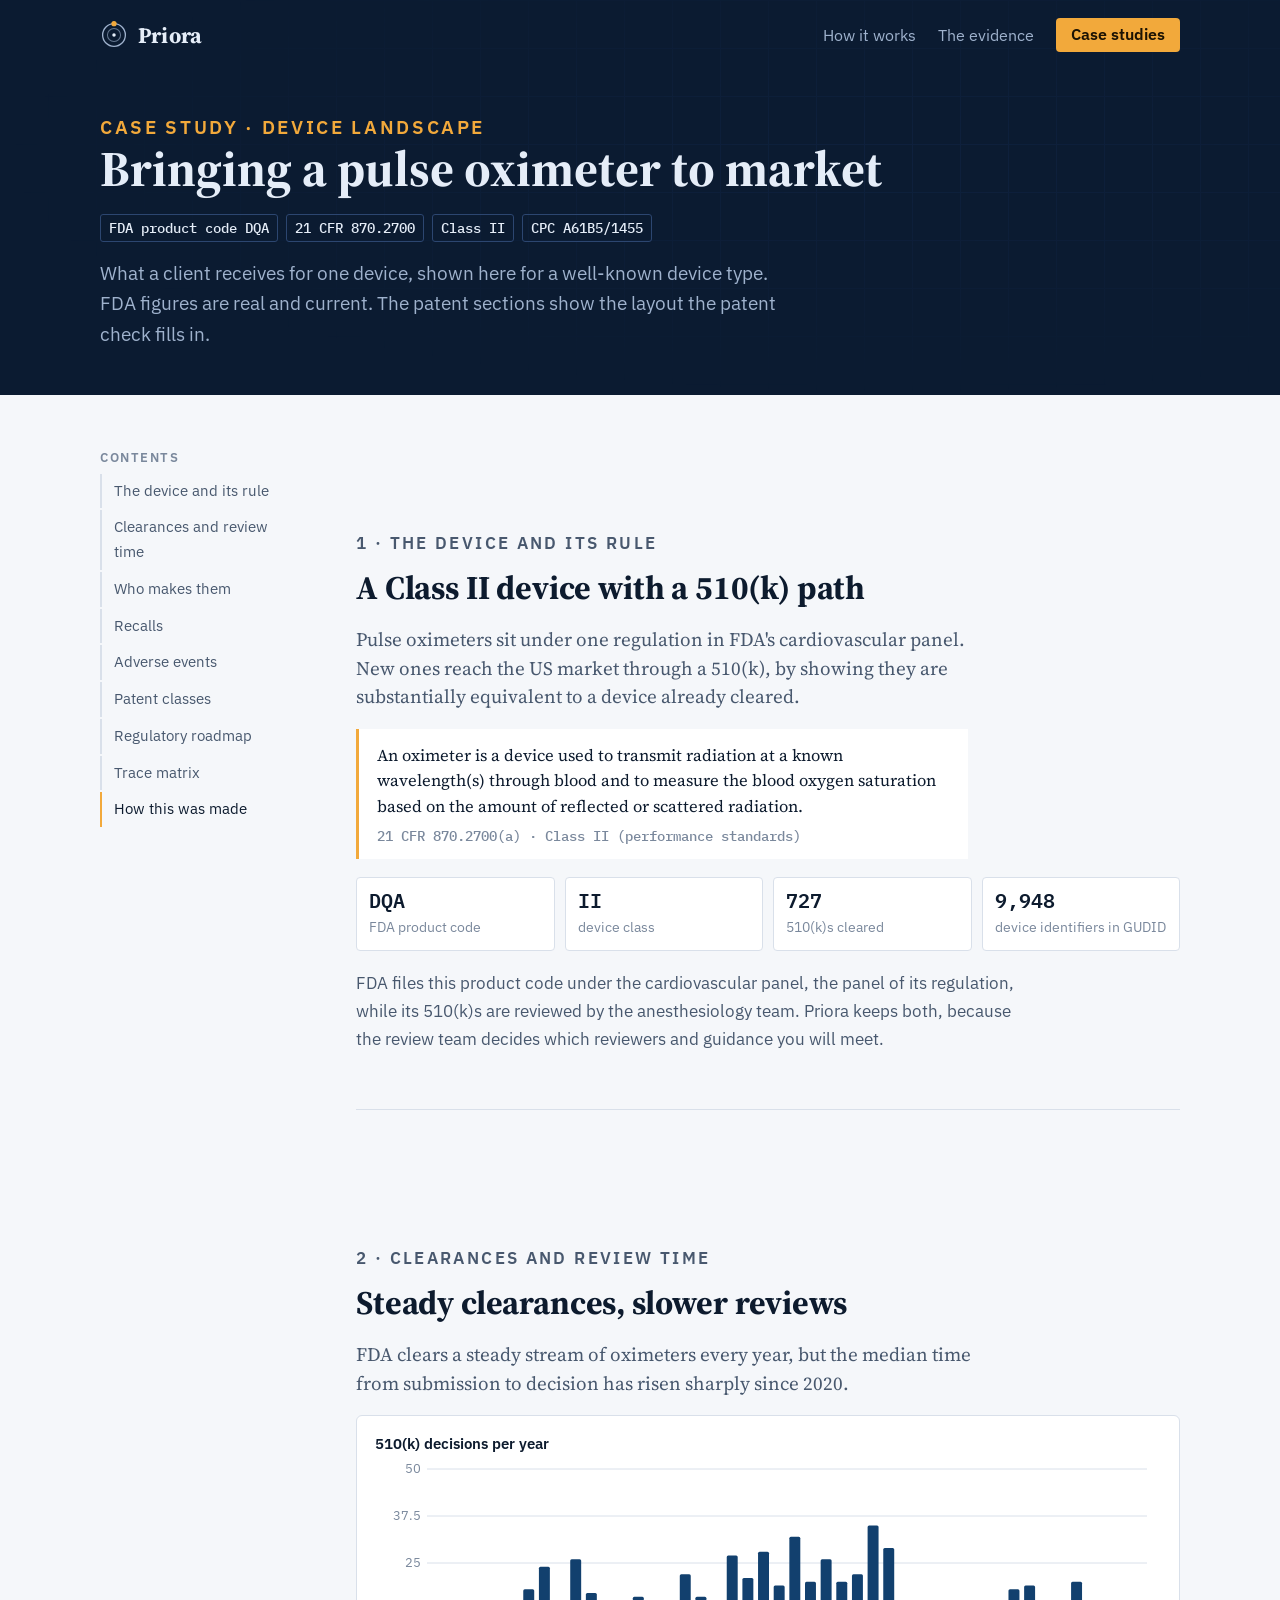
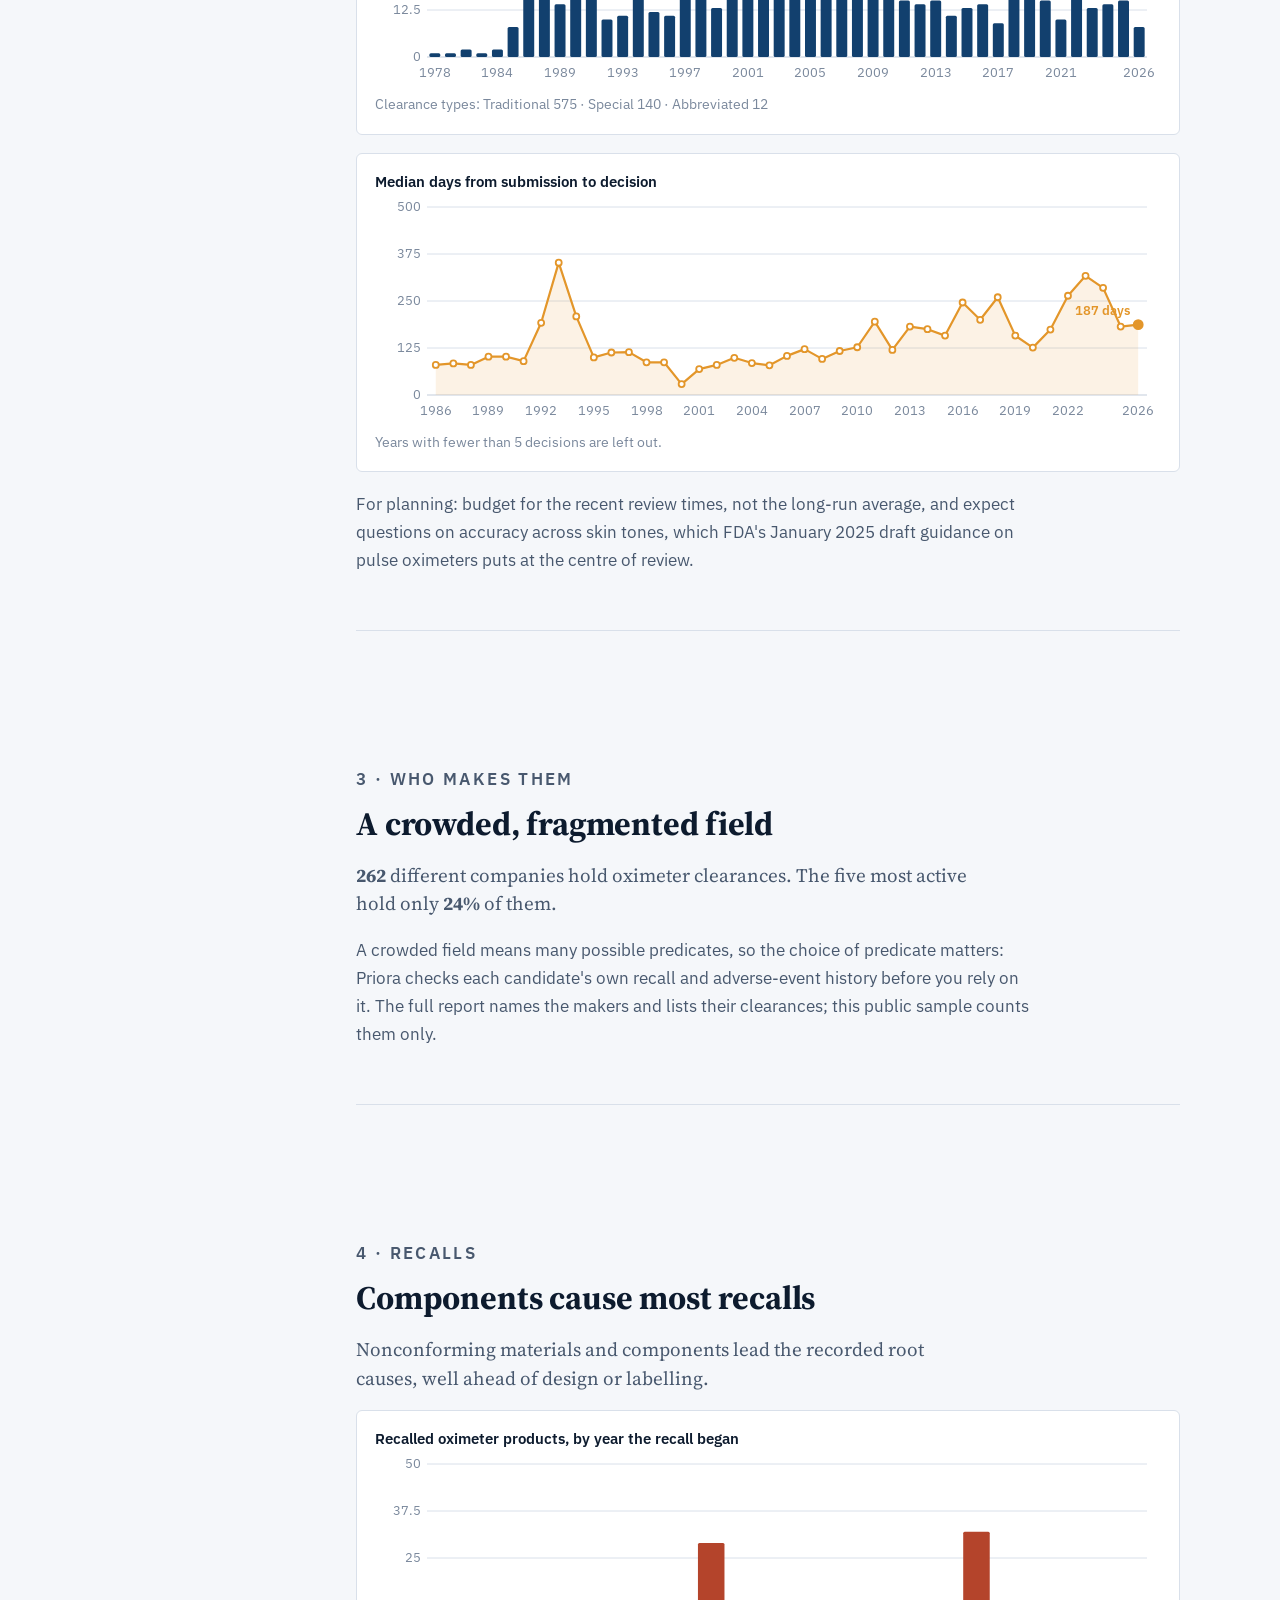
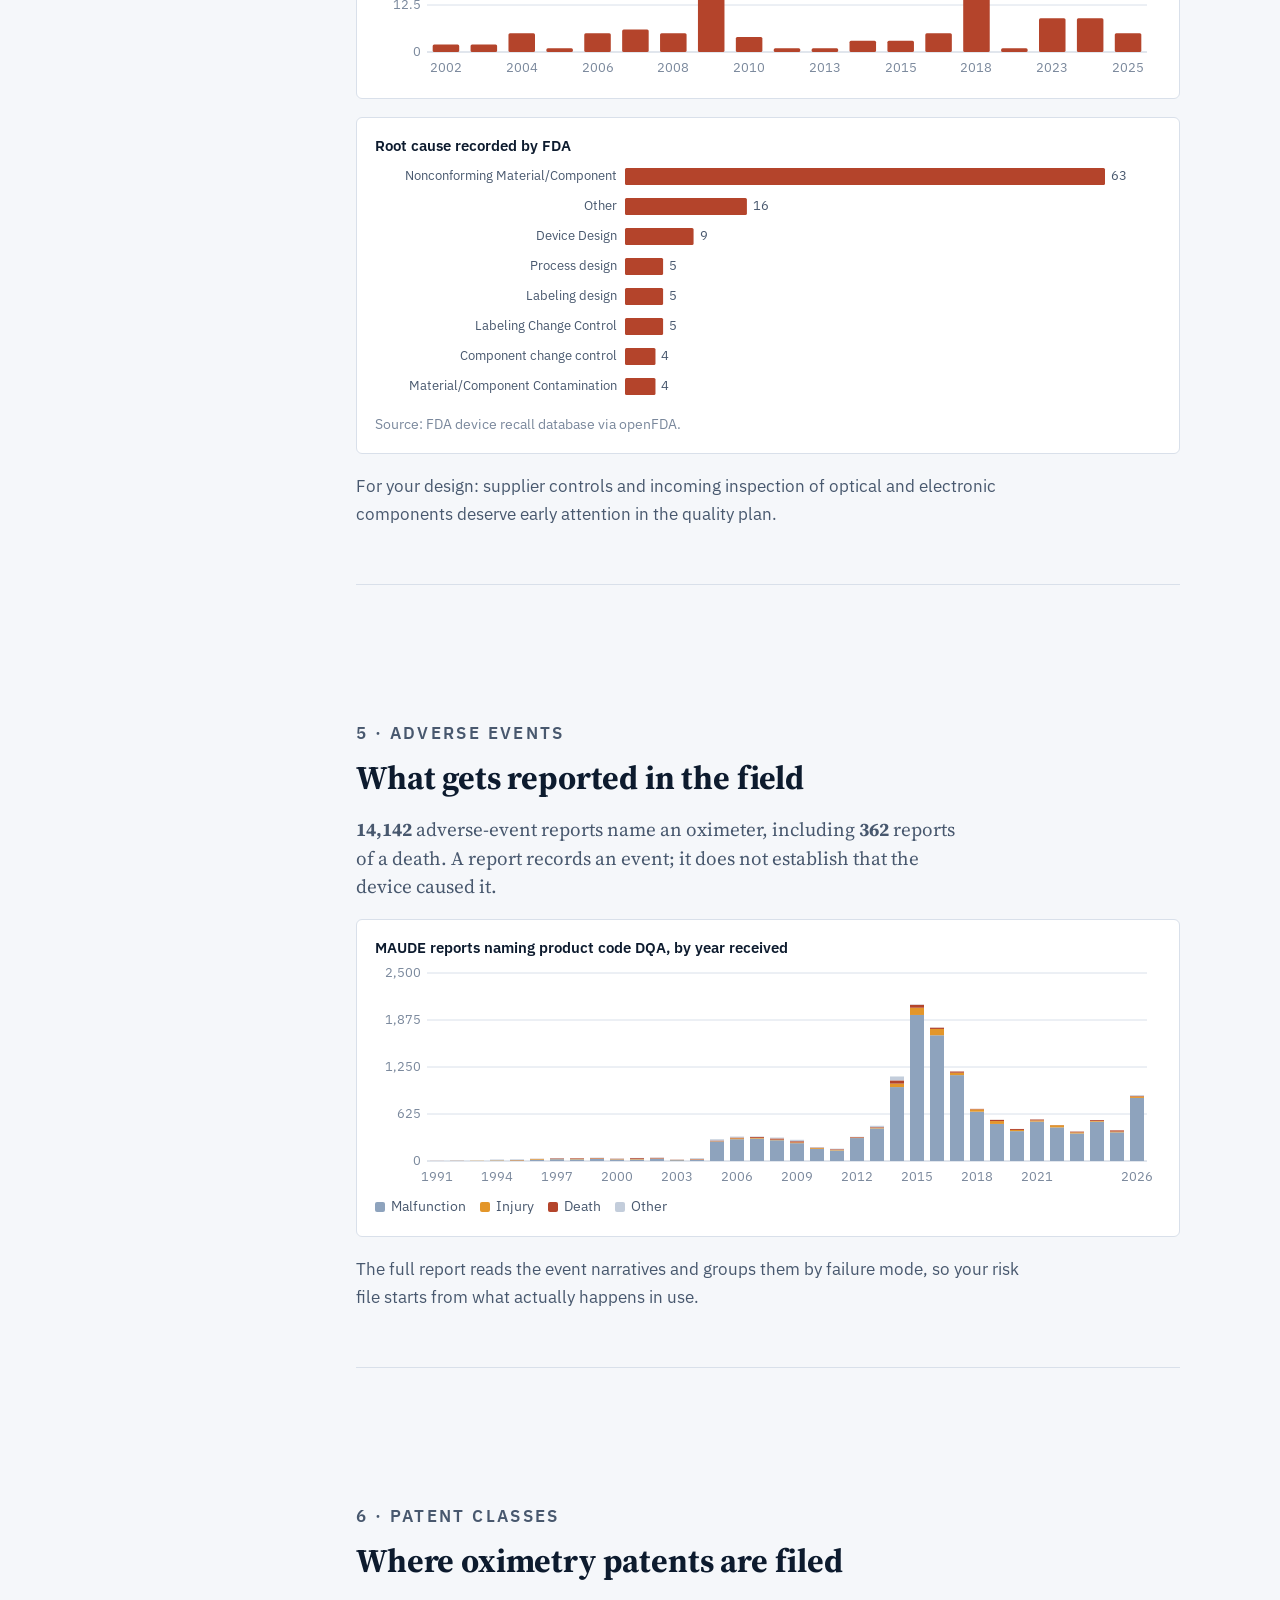
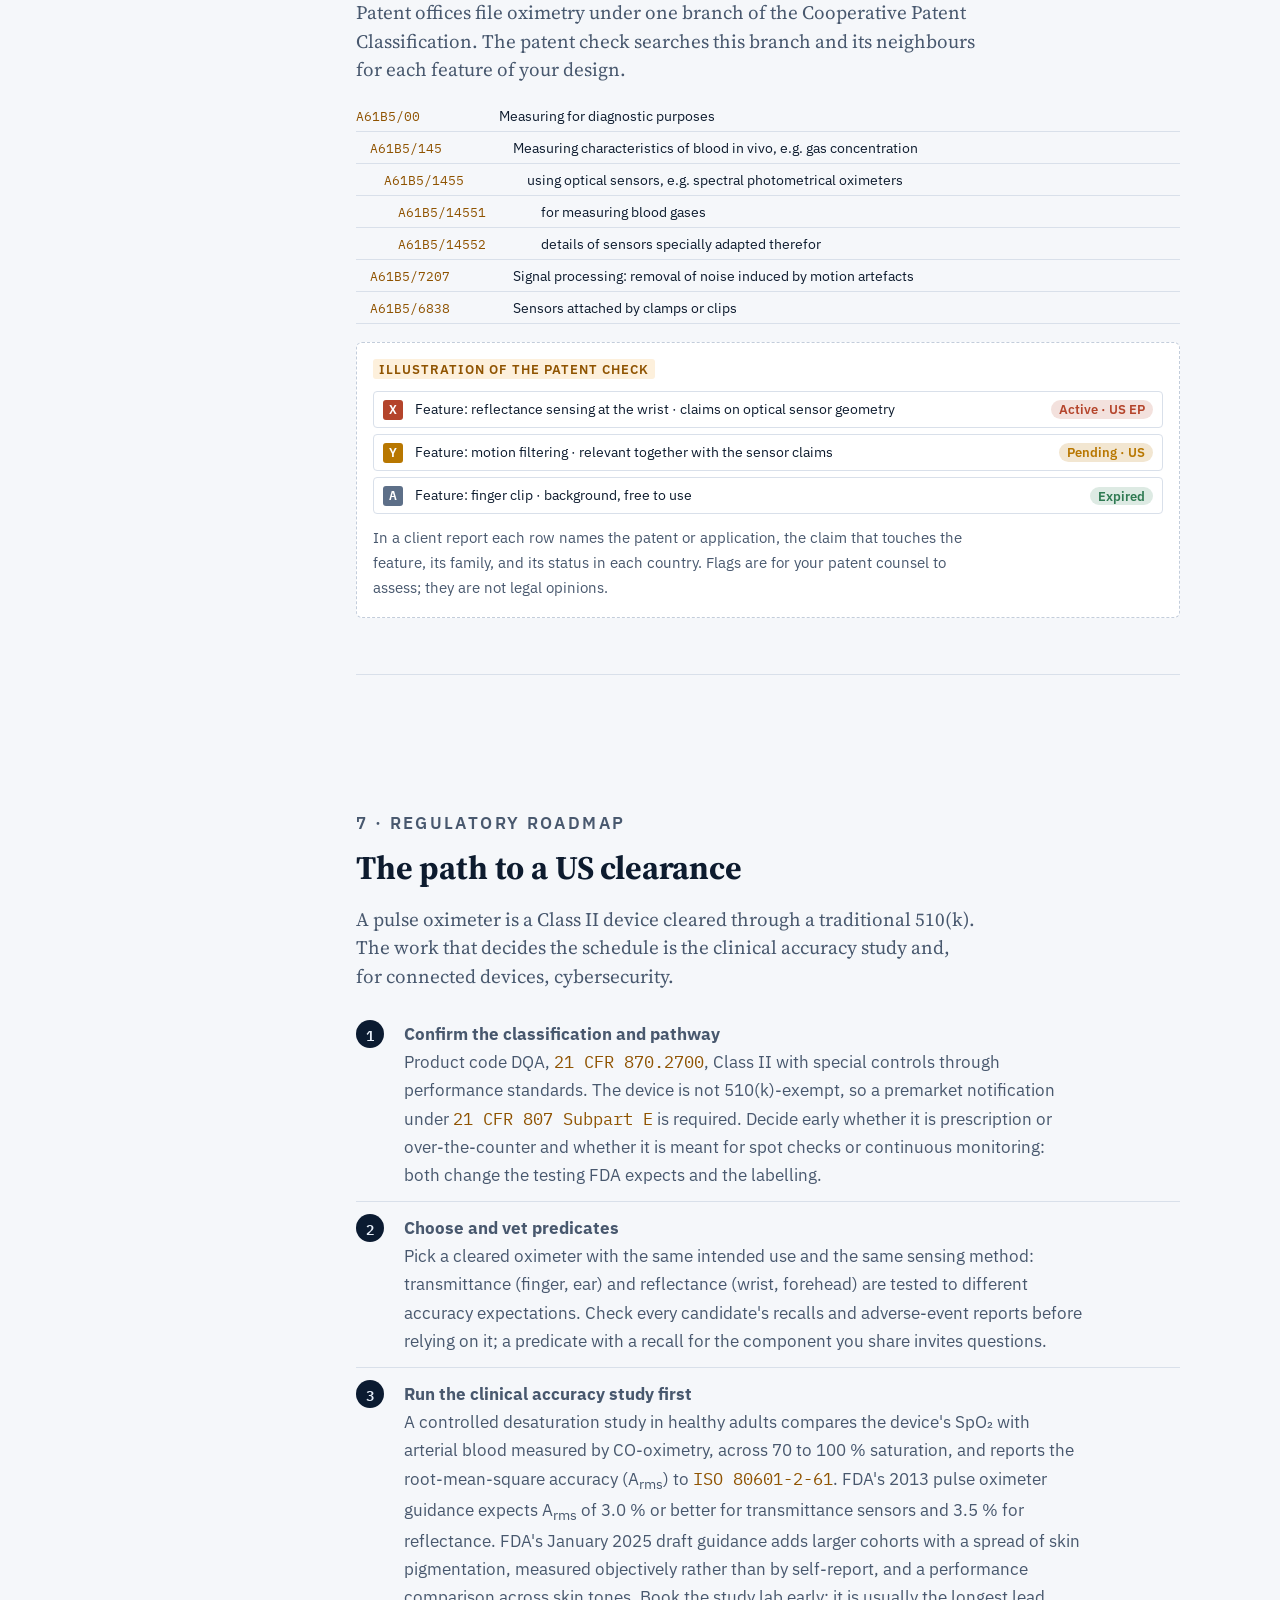
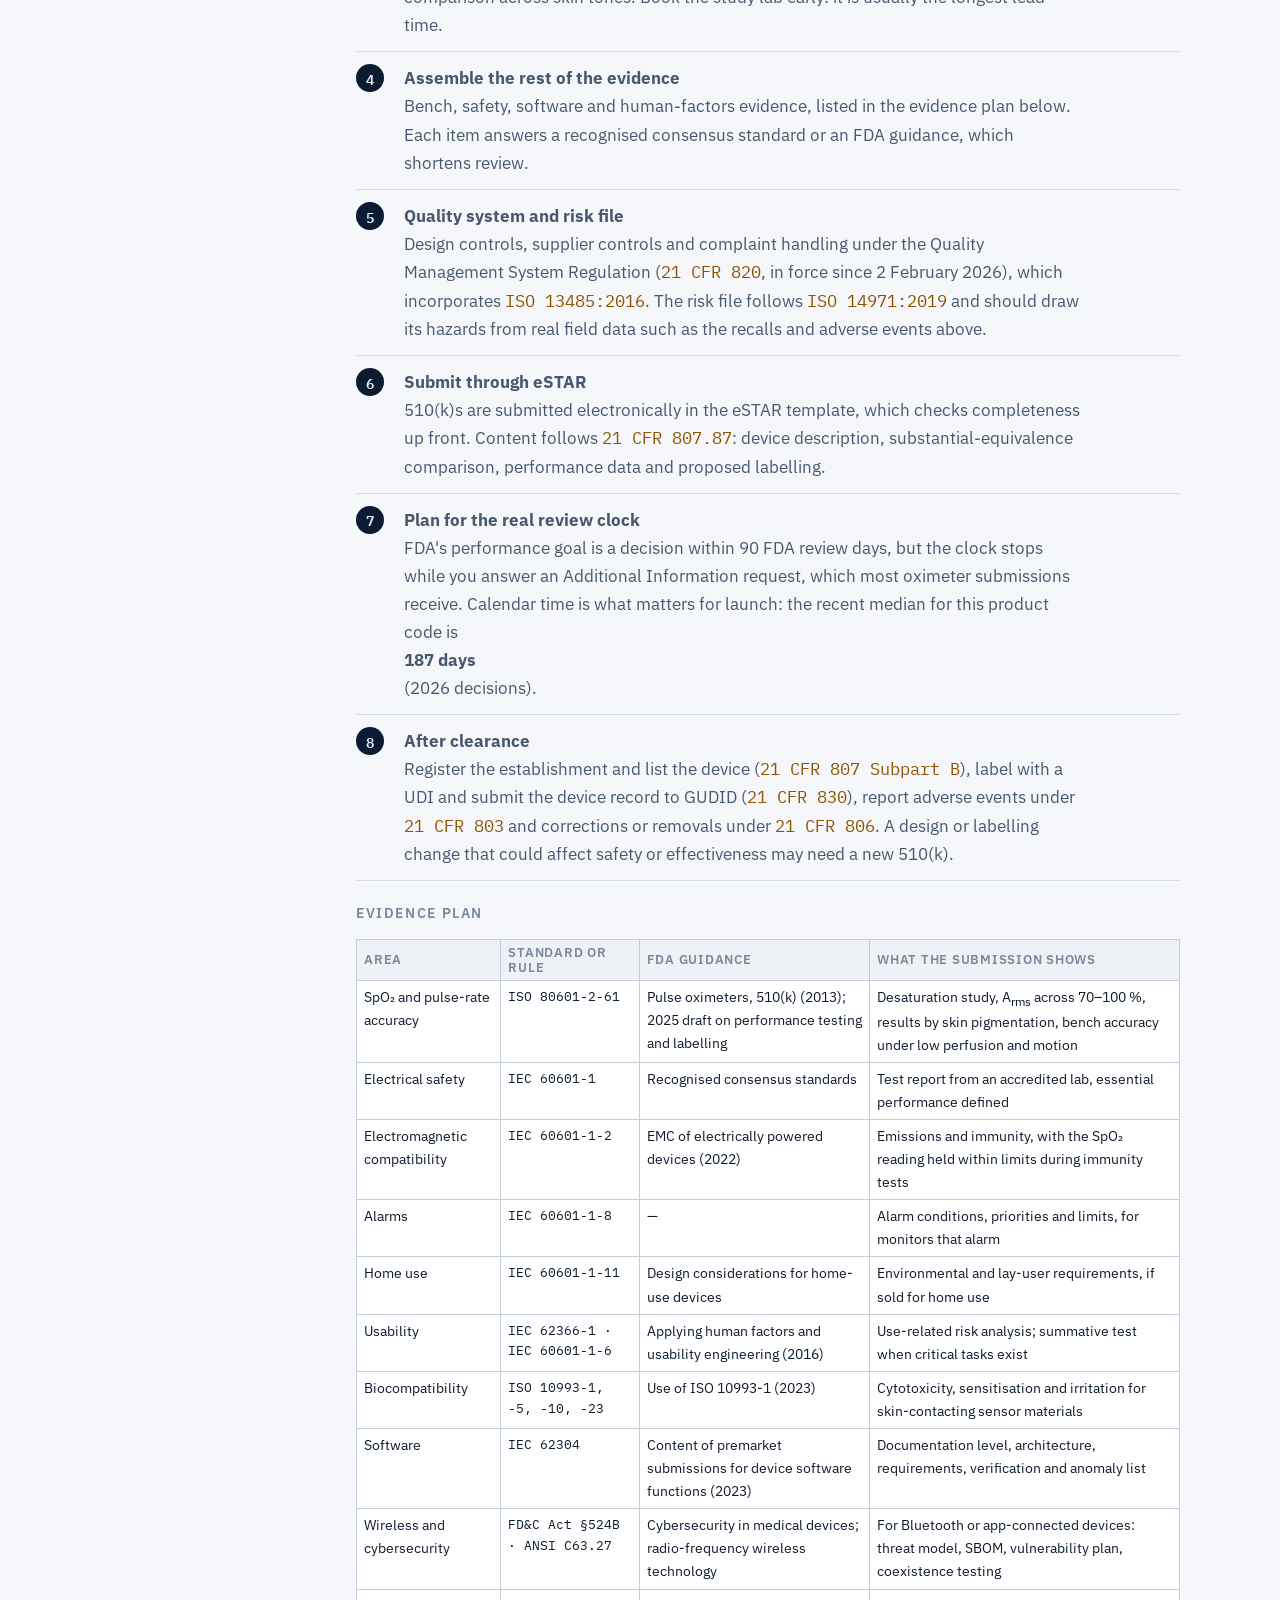
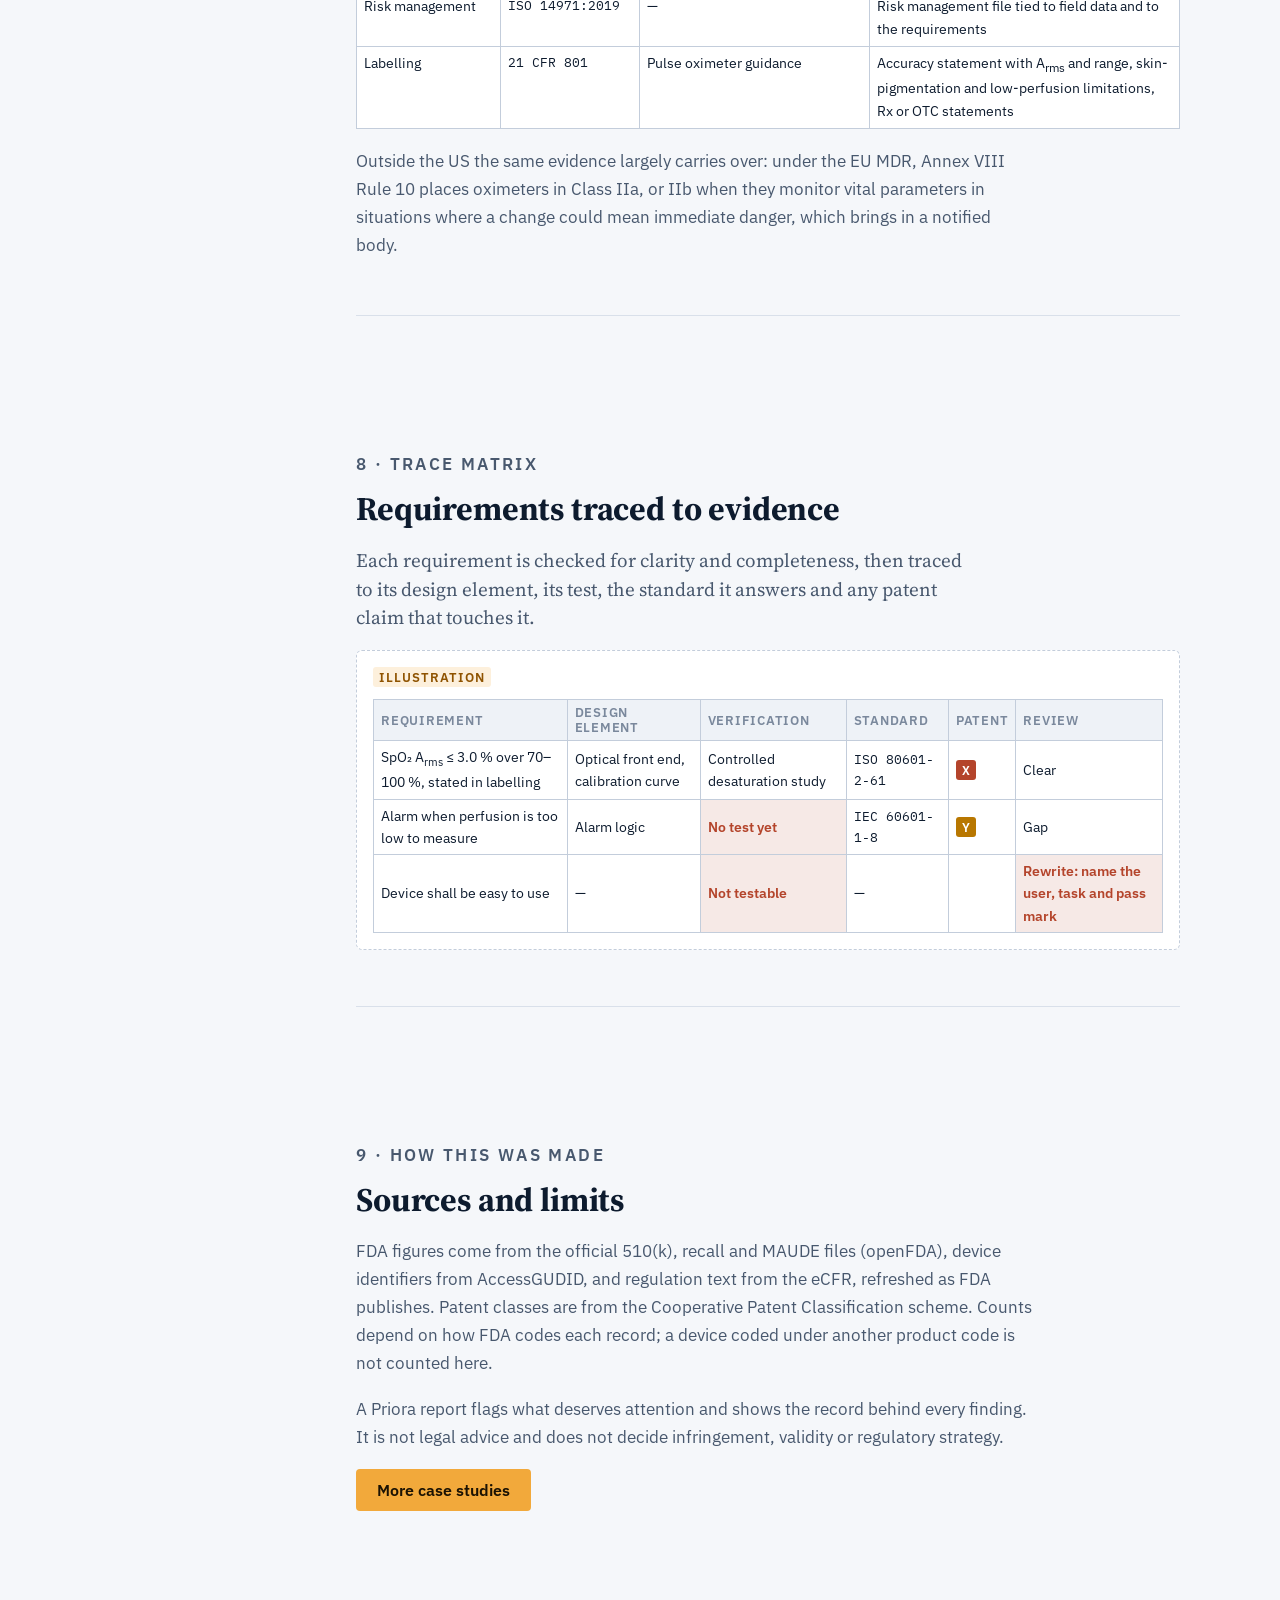
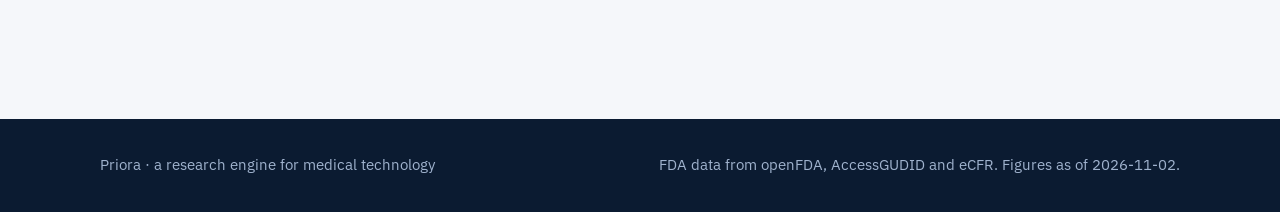
<file: case-pulse-oximeters.html>
<!doctype html>
<html lang="en">
<head>
<meta charset="utf-8">
<meta name="viewport" content="width=device-width, initial-scale=1, viewport-fit=cover">
<title>Bringing a pulse oximeter to market</title>
<meta name="description" content="A sample Priora device brief for pulse oximeters (FDA product code DQA): rule, clearances, makers, recalls, adverse events, patent classes and a regulatory roadmap.">
<link rel="apple-touch-icon" href="assets/apple-touch-icon.png">
<meta property="og:type" content="website">
<meta property="og:site_name" content="Priora">
<meta property="og:url" content="https://shankardba.github.io/priora-site/case-pulse-oximeters.html">
<meta property="og:title" content="Bringing a pulse oximeter to market · Priora">
<meta property="og:description" content="The rule, the clearances, the makers, the recalls and the field reports for one device type, with a regulatory roadmap and evidence plan.">
<meta property="og:image" content="https://shankardba.github.io/priora-site/assets/card-pulse-oximeters.png">
<meta property="og:image:width" content="1200">
<meta property="og:image:height" content="630">
<meta property="og:image:alt" content="Priora case study: bringing a pulse oximeter to market.">
<meta name="twitter:card" content="summary_large_image">
<link rel="icon" href="assets/icon.svg" type="image/svg+xml">
<link rel="preconnect" href="https://fonts.googleapis.com">
<link rel="preconnect" href="https://fonts.gstatic.com" crossorigin>
<link rel="stylesheet" href="https://fonts.googleapis.com/css2?family=Source+Serif+4:ital,opsz,wght@0,8..60,400;0,8..60,700;1,8..60,700&family=IBM+Plex+Sans:wght@400;500;600&family=IBM+Plex+Mono:wght@500;600&display=swap">
<link rel="stylesheet" href="assets/site.css">
</head>
<body>

<header class="mast">
  <div class="wrap">
    <nav class="nav" aria-label="Main">
      <a class="brand" href="index.html" aria-label="Priora home">
        <svg viewBox="0 0 32 32" aria-hidden="true"><circle cx="16" cy="16" r="13" fill="none" stroke="#9fb2cd" stroke-width="1.5"/><circle cx="16" cy="16" r="7.5" fill="none" stroke="#9fb2cd" stroke-width="1.2" opacity=".6"/><circle cx="16" cy="3" r="3" fill="#f2a93b"/><circle cx="16" cy="16" r="2" fill="#e5edf8"/></svg>
        Priora
      </a>
      <div class="links">
        <a href="index.html#how">How it works</a>
        <a href="index.html#evidence">The evidence</a>
        <a class="btn primary" href="index.html#cases">Case studies</a>
      </div>
    </nav>
    <div class="rmast">
      <p class="eyebrow" style="color:var(--amber)">Case study · device landscape</p>
      <h1>Bringing a pulse oximeter to market</h1>
      <div class="meta"><span>FDA product code DQA</span><span>21 CFR 870.2700</span><span>Class II</span><span>CPC A61B5/1455</span></div>
      <p>What a client receives for one device, shown here for a well-known device type. FDA figures are real and current. The patent sections show the layout the patent check fills in.</p>
    </div>
  </div>
</header>

<main class="wrap report">
  <nav class="toc" aria-label="Report contents">
    <b>Contents</b>
    <a href="#rule">The device and its rule</a>
    <a href="#clearances">Clearances and review time</a>
    <a href="#makers">Who makes them</a>
    <a href="#recalls">Recalls</a>
    <a href="#events">Adverse events</a>
    <a href="#patents">Patent classes</a>
    <a href="#roadmap">Regulatory roadmap</a>
    <a href="#trace">Trace matrix</a>
    <a href="#method">How this was made</a>
  </nav>

  <div>
    <section class="finding" id="rule">
      <p class="eyebrow">1 · The device and its rule</p>
      <h2>A Class II device with a 510(k) path</h2>
      <p class="lead">Pulse oximeters sit under one regulation in FDA's cardiovascular panel. New ones reach the US market through a 510(k), by showing they are substantially equivalent to a device already cleared.</p>
      <blockquote class="cfr">An oximeter is a device used to transmit radiation at a known wavelength(s) through blood and to measure the blood oxygen saturation based on the amount of reflected or scattered radiation.<cite>21 CFR 870.2700(a) · Class II (performance standards)</cite></blockquote>
      <div class="kv">
        <div><b>DQA</b><span>FDA product code</span></div>
        <div><b>II</b><span>device class</span></div>
        <div><b data-k="ex.k510">727</b><span>510(k)s cleared</span></div>
        <div><b data-k="ex.gudid">9,948</b><span>device identifiers in GUDID</span></div>
      </div>
      <p>FDA files this product code under the cardiovascular panel, the panel of its regulation, while its 510(k)s are reviewed by the anesthesiology team. Priora keeps both, because the review team decides which reviewers and guidance you will meet.</p>
    </section>

    <section class="finding" id="clearances">
      <p class="eyebrow">2 · Clearances and review time</p>
      <h2>Steady clearances, slower reviews</h2>
      <p class="lead">FDA clears a steady stream of oximeters every year, but the median time from submission to decision has risen sharply since 2020.</p>
      <div class="chartbox"><div class="cap">510(k) decisions per year</div><div class="chart" id="k-chart"></div>
        <div class="src">Clearance types: <span id="ct-list">Traditional 575 · Special 140 · Abbreviated 12</span></div></div>
      <div class="chartbox"><div class="cap">Median days from submission to decision</div><div class="chart" id="k-days"></div>
        <div class="src">Years with fewer than 5 decisions are left out.</div></div>
      <p>For planning: budget for the recent review times, not the long-run average, and expect questions on accuracy across skin tones, which FDA's January 2025 draft guidance on pulse oximeters puts at the centre of review.</p>
    </section>

    <section class="finding" id="makers">
      <p class="eyebrow">3 · Who makes them</p>
      <h2>A crowded, fragmented field</h2>
      <p class="lead"><b data-k="ex.makers">262</b> different companies hold oximeter clearances. The five most active hold only <b data-k="ex.top5">24%</b> of them.</p>
      <p>A crowded field means many possible predicates, so the choice of predicate matters: Priora checks each candidate's own recall and adverse-event history before you rely on it. The full report names the makers and lists their clearances; this public sample counts them only.</p>
    </section>

    <section class="finding" id="recalls">
      <p class="eyebrow">4 · Recalls</p>
      <h2>Components cause most recalls</h2>
      <p class="lead">Nonconforming materials and components lead the recorded root causes, well ahead of design or labelling.</p>
      <div class="chartbox"><div class="cap">Recalled oximeter products, by year the recall began</div><div class="chart" id="r-chart"></div></div>
      <div class="chartbox"><div class="cap">Root cause recorded by FDA</div><div class="chart" id="r-causes"></div>
        <div class="src">Source: FDA device recall database via openFDA.</div></div>
      <p>For your design: supplier controls and incoming inspection of optical and electronic components deserve early attention in the quality plan.</p>
    </section>

    <section class="finding" id="events">
      <p class="eyebrow">5 · Adverse events</p>
      <h2>What gets reported in the field</h2>
      <p class="lead"><b id="m-tot">—</b> adverse-event reports name an oximeter, including <b id="m-deaths">—</b> reports of a death. A report records an event; it does not establish that the device caused it.</p>
      <div class="chartbox"><div class="cap">MAUDE reports naming product code DQA, by year received</div><div class="chart" id="m-chart"></div>
        <div class="src" id="m-note" hidden>The adverse-event archive is still loading; these counts will rise.</div></div>
      <p>The full report reads the event narratives and groups them by failure mode, so your risk file starts from what actually happens in use.</p>
    </section>

    <section class="finding" id="patents">
      <p class="eyebrow">6 · Patent classes</p>
      <h2>Where oximetry patents are filed</h2>
      <p class="lead">Patent offices file oximetry under one branch of the Cooperative Patent Classification. The patent check searches this branch and its neighbours for each feature of your design.</p>
      <div class="tree">
        <div><span class="mono">A61B5/00</span><span>Measuring for diagnostic purposes</span><span class="n"></span></div>
        <div class="pad1"><span class="mono">A61B5/145</span><span>Measuring characteristics of blood in vivo, e.g. gas concentration</span><span class="n"></span></div>
        <div class="pad2"><span class="mono">A61B5/1455</span><span>using optical sensors, e.g. spectral photometrical oximeters</span><span class="n"></span></div>
        <div class="pad3"><span class="mono">A61B5/14551</span><span>for measuring blood gases</span><span class="n"></span></div>
        <div class="pad3"><span class="mono">A61B5/14552</span><span>details of sensors specially adapted therefor</span><span class="n"></span></div>
        <div class="pad1"><span class="mono">A61B5/7207</span><span>Signal processing: removal of noise induced by motion artefacts</span><span class="n"></span></div>
        <div class="pad1"><span class="mono">A61B5/6838</span><span>Sensors attached by clamps or clips</span><span class="n"></span></div>
      </div>
      <div class="illus">
        <span class="tagx">Illustration of the patent check</span>
        <div class="fig-check">
          <div class="r"><span class="cat x">X</span><span>Feature: reflectance sensing at the wrist · claims on optical sensor geometry</span><span class="st act">Active · US EP</span></div>
          <div class="r"><span class="cat y">Y</span><span>Feature: motion filtering · relevant together with the sensor claims</span><span class="st pen">Pending · US</span></div>
          <div class="r"><span class="cat a">A</span><span>Feature: finger clip · background, free to use</span><span class="st exp">Expired</span></div>
        </div>
        <p class="formnote">In a client report each row names the patent or application, the claim that touches the feature, its family, and its status in each country. Flags are for your patent counsel to assess; they are not legal opinions.</p>
      </div>
    </section>

    <section class="finding" id="roadmap">
      <p class="eyebrow">7 · Regulatory roadmap</p>
      <h2>The path to a US clearance</h2>
      <p class="lead">A pulse oximeter is a Class II device cleared through a traditional 510(k). The work that decides the schedule is the clinical accuracy study and, for connected devices, cybersecurity.</p>

      <div class="road">
        <div><p><b>Confirm the classification and pathway</b><span>Product code DQA, <span class="mono">21 CFR 870.2700</span>, Class II with special controls through performance standards. The device is not 510(k)-exempt, so a premarket notification under <span class="mono">21 CFR 807 Subpart E</span> is required. Decide early whether it is prescription or over-the-counter and whether it is meant for spot checks or continuous monitoring: both change the testing FDA expects and the labelling.</span></p></div>
        <div><p><b>Choose and vet predicates</b><span>Pick a cleared oximeter with the same intended use and the same sensing method: transmittance (finger, ear) and reflectance (wrist, forehead) are tested to different accuracy expectations. Check every candidate's recalls and adverse-event reports before relying on it; a predicate with a recall for the component you share invites questions.</span></p></div>
        <div><p><b>Run the clinical accuracy study first</b><span>A controlled desaturation study in healthy adults compares the device's SpO₂ with arterial blood measured by CO-oximetry, across 70 to 100 % saturation, and reports the root-mean-square accuracy (A<sub>rms</sub>) to <span class="mono">ISO 80601-2-61</span>. FDA's 2013 pulse oximeter guidance expects A<sub>rms</sub> of 3.0 % or better for transmittance sensors and 3.5 % for reflectance. FDA's January 2025 draft guidance adds larger cohorts with a spread of skin pigmentation, measured objectively rather than by self-report, and a performance comparison across skin tones. Book the study lab early: it is usually the longest lead time.</span></p></div>
        <div><p><b>Assemble the rest of the evidence</b><span>Bench, safety, software and human-factors evidence, listed in the evidence plan below. Each item answers a recognised consensus standard or an FDA guidance, which shortens review.</span></p></div>
        <div><p><b>Quality system and risk file</b><span>Design controls, supplier controls and complaint handling under the Quality Management System Regulation (<span class="mono">21 CFR 820</span>, in force since 2 February 2026), which incorporates <span class="mono">ISO 13485:2016</span>. The risk file follows <span class="mono">ISO 14971:2019</span> and should draw its hazards from real field data such as the recalls and adverse events above.</span></p></div>
        <div><p><b>Submit through eSTAR</b><span>510(k)s are submitted electronically in the eSTAR template, which checks completeness up front. Content follows <span class="mono">21 CFR 807.87</span>: device description, substantial-equivalence comparison, performance data and proposed labelling.</span></p></div>
        <div><p><b>Plan for the real review clock</b><span>FDA's performance goal is a decision within 90 FDA review days, but the clock stops while you answer an Additional Information request, which most oximeter submissions receive. Calendar time is what matters for launch: the recent median for this product code is <b><span data-k="ex.lastDays">187</span> days</b> (<span data-k="ex.lastYear">2026</span> decisions).</span></p></div>
        <div><p><b>After clearance</b><span>Register the establishment and list the device (<span class="mono">21 CFR 807 Subpart B</span>), label with a UDI and submit the device record to GUDID (<span class="mono">21 CFR 830</span>), report adverse events under <span class="mono">21 CFR 803</span> and corrections or removals under <span class="mono">21 CFR 806</span>. A design or labelling change that could affect safety or effectiveness may need a new 510(k).</span></p></div>
      </div>

      <h3 style="margin-top:8px">Evidence plan</h3>
      <div class="tablewrap"><table class="matrix plan">
        <tr><th>Area</th><th>Standard or rule</th><th>FDA guidance</th><th>What the submission shows</th></tr>
        <tr><td>SpO₂ and pulse-rate accuracy</td><td class="mono">ISO 80601-2-61</td><td>Pulse oximeters, 510(k) (2013); 2025 draft on performance testing and labelling</td><td>Desaturation study, A<sub>rms</sub> across 70–100 %, results by skin pigmentation, bench accuracy under low perfusion and motion</td></tr>
        <tr><td>Electrical safety</td><td class="mono">IEC 60601-1</td><td>Recognised consensus standards</td><td>Test report from an accredited lab, essential performance defined</td></tr>
        <tr><td>Electromagnetic compatibility</td><td class="mono">IEC 60601-1-2</td><td>EMC of electrically powered devices (2022)</td><td>Emissions and immunity, with the SpO₂ reading held within limits during immunity tests</td></tr>
        <tr><td>Alarms</td><td class="mono">IEC 60601-1-8</td><td>—</td><td>Alarm conditions, priorities and limits, for monitors that alarm</td></tr>
        <tr><td>Home use</td><td class="mono">IEC 60601-1-11</td><td>Design considerations for home-use devices</td><td>Environmental and lay-user requirements, if sold for home use</td></tr>
        <tr><td>Usability</td><td class="mono">IEC 62366-1 · IEC 60601-1-6</td><td>Applying human factors and usability engineering (2016)</td><td>Use-related risk analysis; summative test when critical tasks exist</td></tr>
        <tr><td>Biocompatibility</td><td class="mono">ISO 10993-1, -5, -10, -23</td><td>Use of ISO 10993-1 (2023)</td><td>Cytotoxicity, sensitisation and irritation for skin-contacting sensor materials</td></tr>
        <tr><td>Software</td><td class="mono">IEC 62304</td><td>Content of premarket submissions for device software functions (2023)</td><td>Documentation level, architecture, requirements, verification and anomaly list</td></tr>
        <tr><td>Wireless and cybersecurity</td><td class="mono">FD&amp;C Act §524B · ANSI C63.27</td><td>Cybersecurity in medical devices; radio-frequency wireless technology</td><td>For Bluetooth or app-connected devices: threat model, SBOM, vulnerability plan, coexistence testing</td></tr>
        <tr><td>Risk management</td><td class="mono">ISO 14971:2019</td><td>—</td><td>Risk management file tied to field data and to the requirements</td></tr>
        <tr><td>Labelling</td><td class="mono">21 CFR 801</td><td>Pulse oximeter guidance</td><td>Accuracy statement with A<sub>rms</sub> and range, skin-pigmentation and low-perfusion limitations, Rx or OTC statements</td></tr>
      </table></div>
      <p>Outside the US the same evidence largely carries over: under the EU MDR, Annex VIII Rule 10 places oximeters in Class IIa, or IIb when they monitor vital parameters in situations where a change could mean immediate danger, which brings in a notified body.</p>
    </section>

    <section class="finding" id="trace">
      <p class="eyebrow">8 · Trace matrix</p>
      <h2>Requirements traced to evidence</h2>
      <p class="lead">Each requirement is checked for clarity and completeness, then traced to its design element, its test, the standard it answers and any patent claim that touches it.</p>
      <div class="illus">
        <span class="tagx">Illustration</span>
        <div class="tablewrap"><table class="matrix">
          <tr><th>Requirement</th><th>Design element</th><th>Verification</th><th>Standard</th><th>Patent</th><th>Review</th></tr>
          <tr><td>SpO₂ A<sub>rms</sub> ≤ 3.0 % over 70–100 %, stated in labelling</td><td>Optical front end, calibration curve</td><td>Controlled desaturation study</td><td class="mono">ISO 80601-2-61</td><td><span class="cat x">X</span></td><td>Clear</td></tr>
          <tr><td>Alarm when perfusion is too low to measure</td><td>Alarm logic</td><td class="gap">No test yet</td><td class="mono">IEC 60601-1-8</td><td><span class="cat y">Y</span></td><td>Gap</td></tr>
          <tr><td>Device shall be easy to use</td><td>—</td><td class="gap">Not testable</td><td>—</td><td></td><td class="gap">Rewrite: name the user, task and pass mark</td></tr>
        </table></div>
      </div>
    </section>

    <section class="finding" id="method">
      <p class="eyebrow">9 · How this was made</p>
      <h2>Sources and limits</h2>
      <p>FDA figures come from the official 510(k), recall and MAUDE files (openFDA), device identifiers from AccessGUDID, and regulation text from the eCFR, refreshed as FDA publishes. Patent classes are from the Cooperative Patent Classification scheme. Counts depend on how FDA codes each record; a device coded under another product code is not counted here.</p>
      <p>A Priora report flags what deserves attention and shows the record behind every finding. It is not legal advice and does not decide infringement, validity or regulatory strategy.</p>
      <p><a class="btn primary" href="index.html#cases">More case studies</a></p>
    </section>
  </div>
</main>

<footer class="site">
  <div class="wrap">
    <span>Priora · a research engine for medical technology</span>
    <span>FDA data from openFDA, AccessGUDID and eCFR. <span data-k="gen">Figures as of 2026-11-02</span>.</span>
  </div>
</footer>

<script src="assets/site.js"></script>
</body>
</html>
</file>
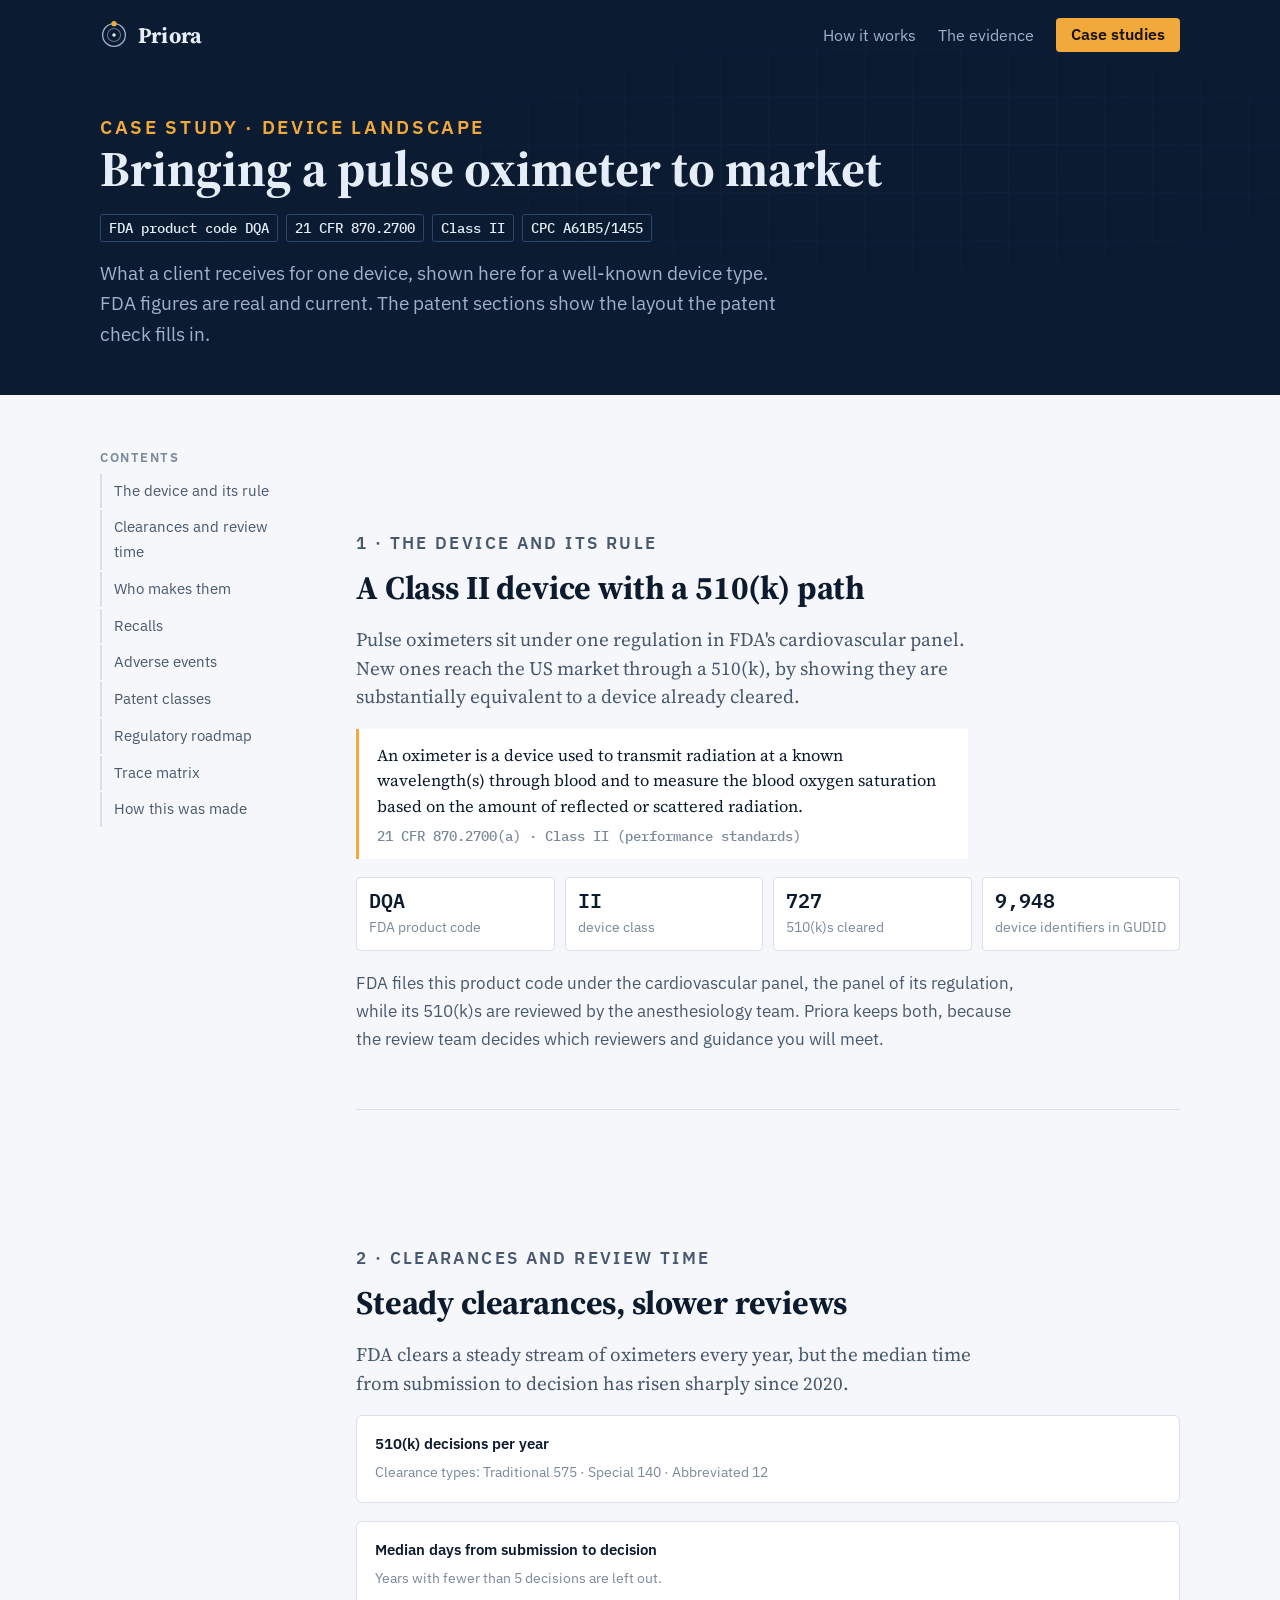
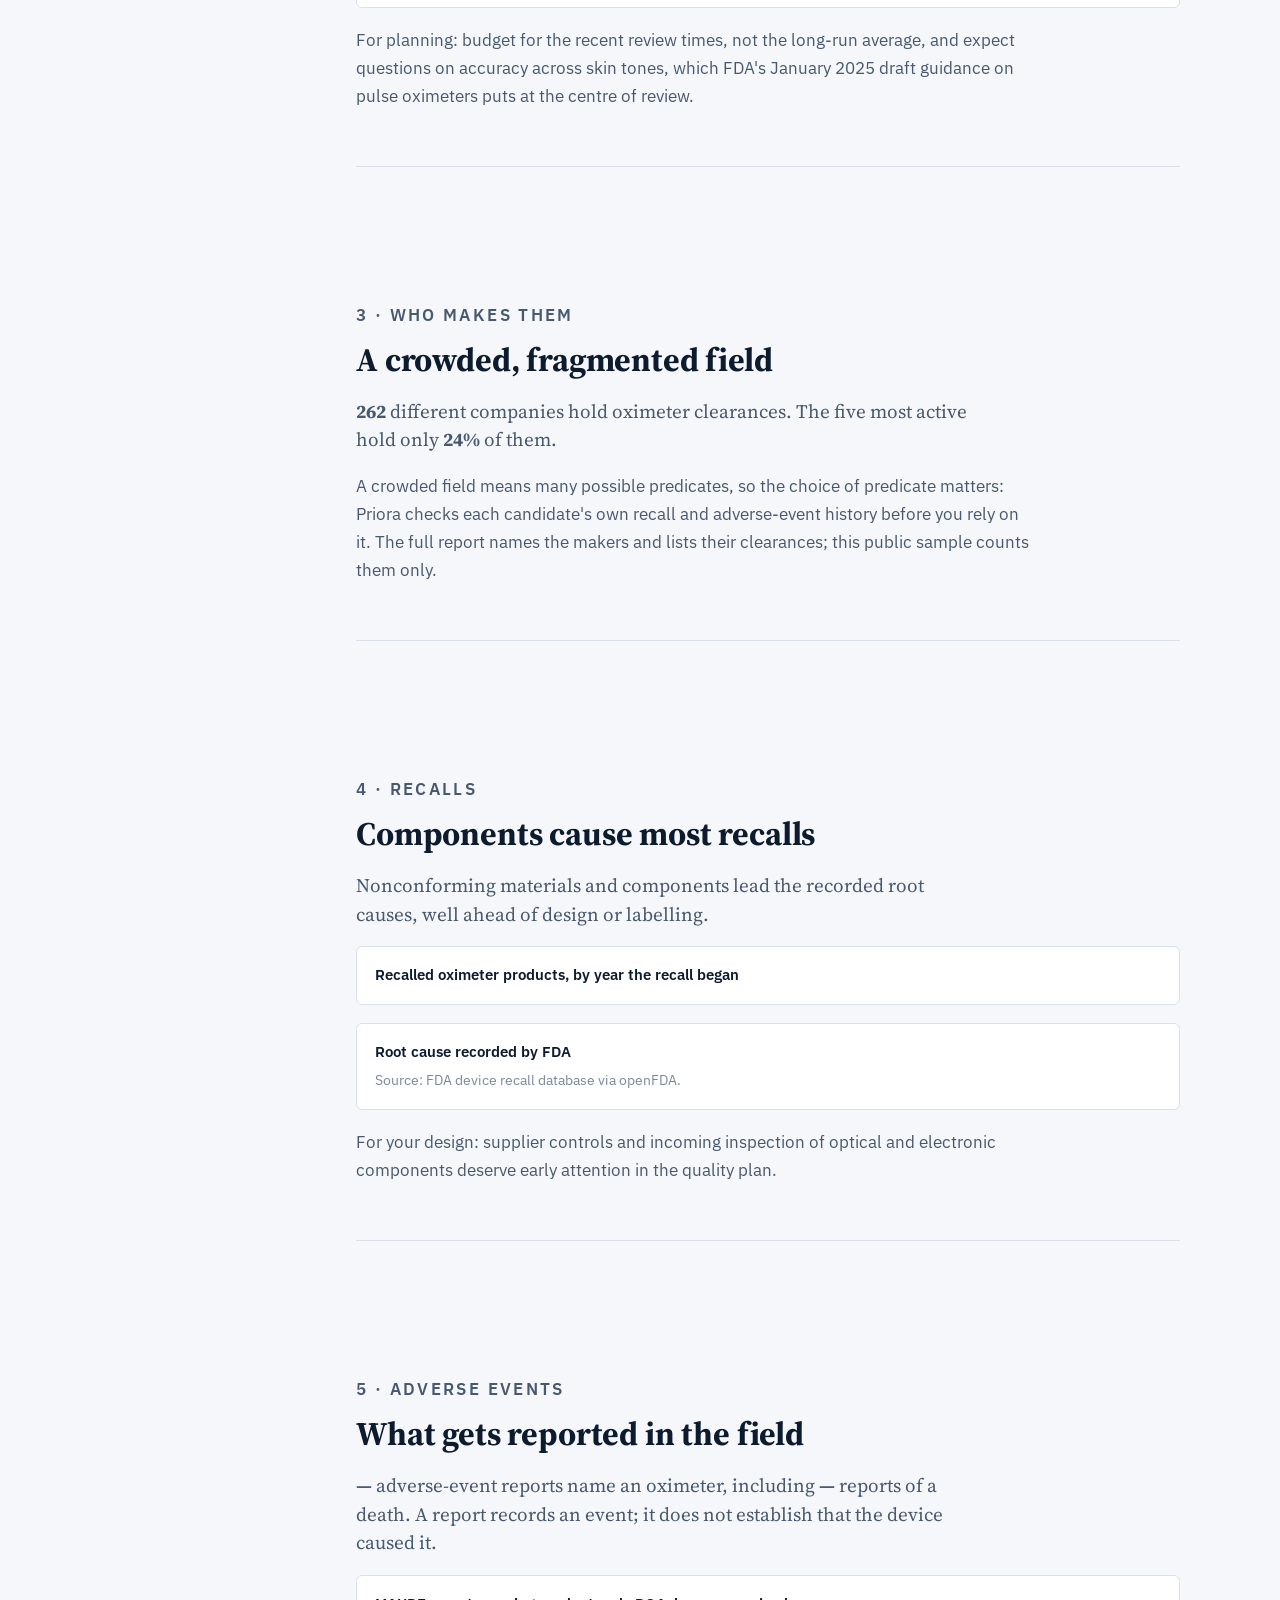
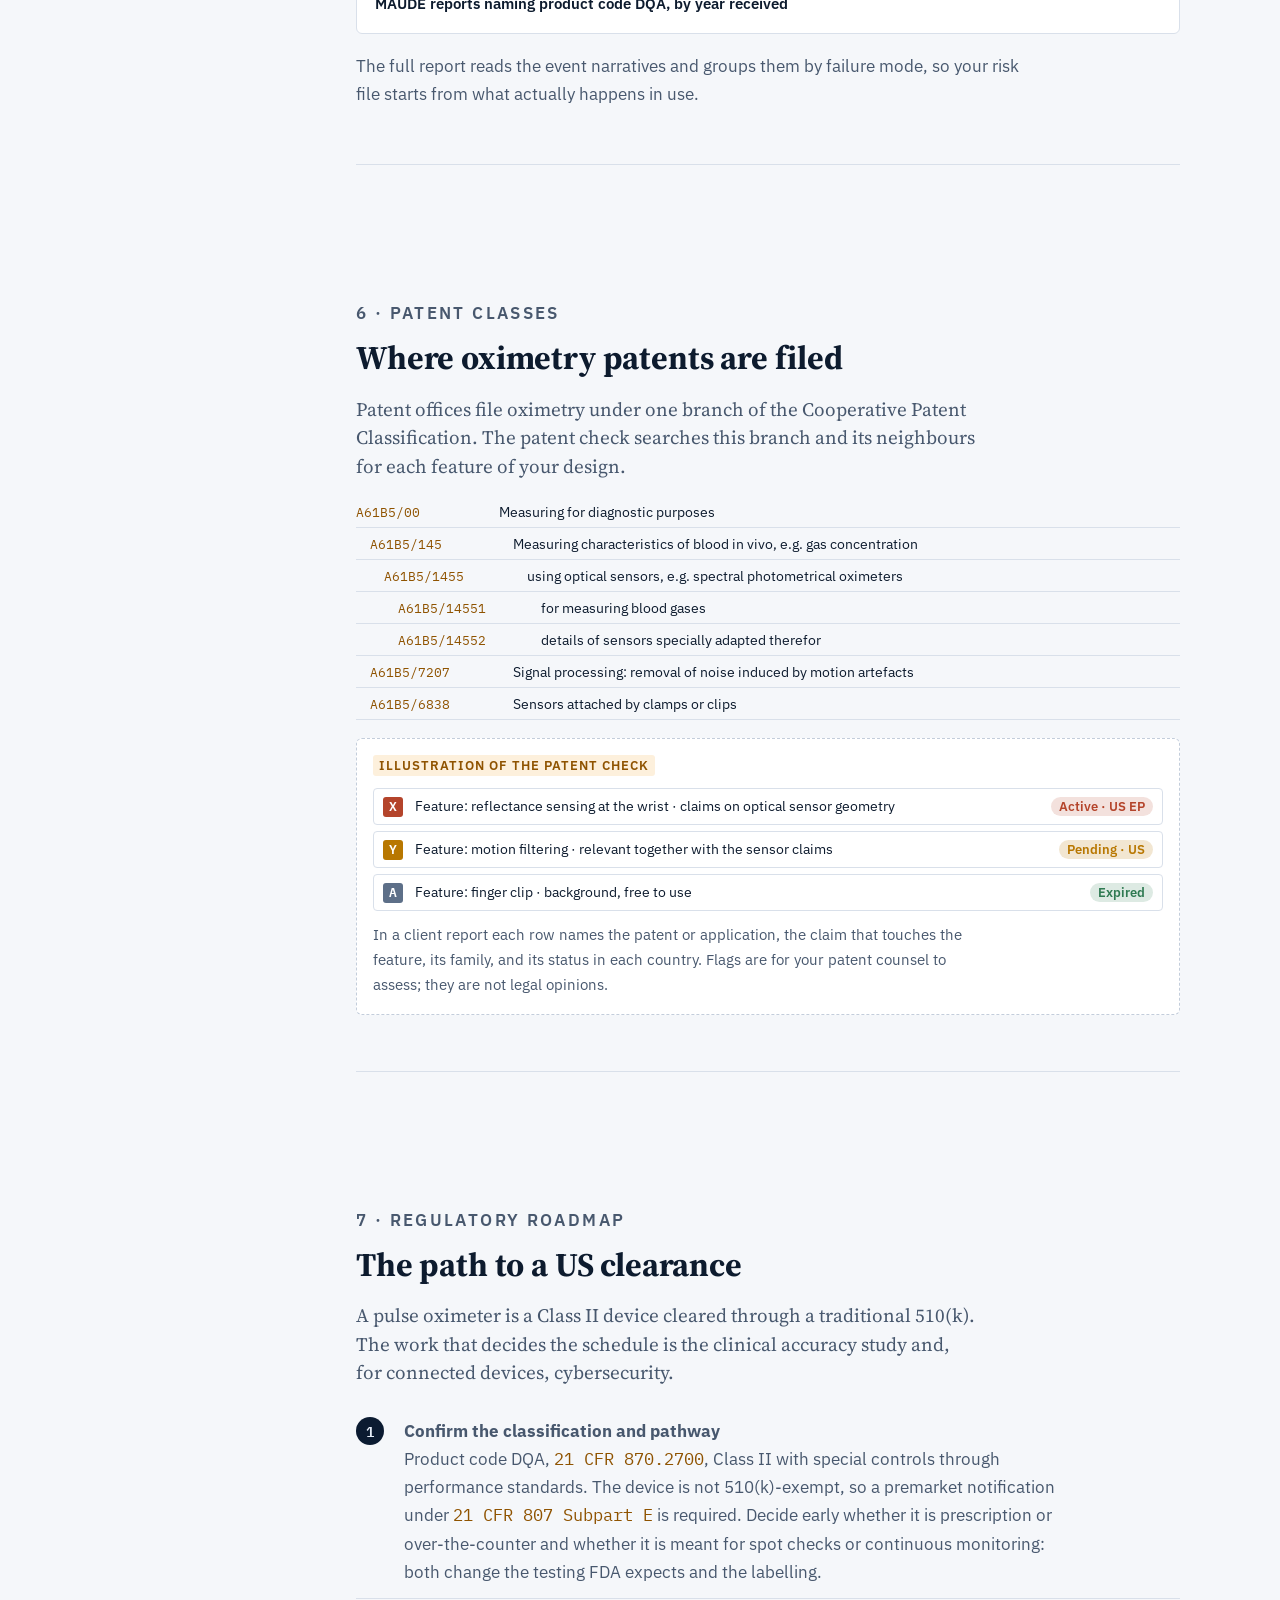
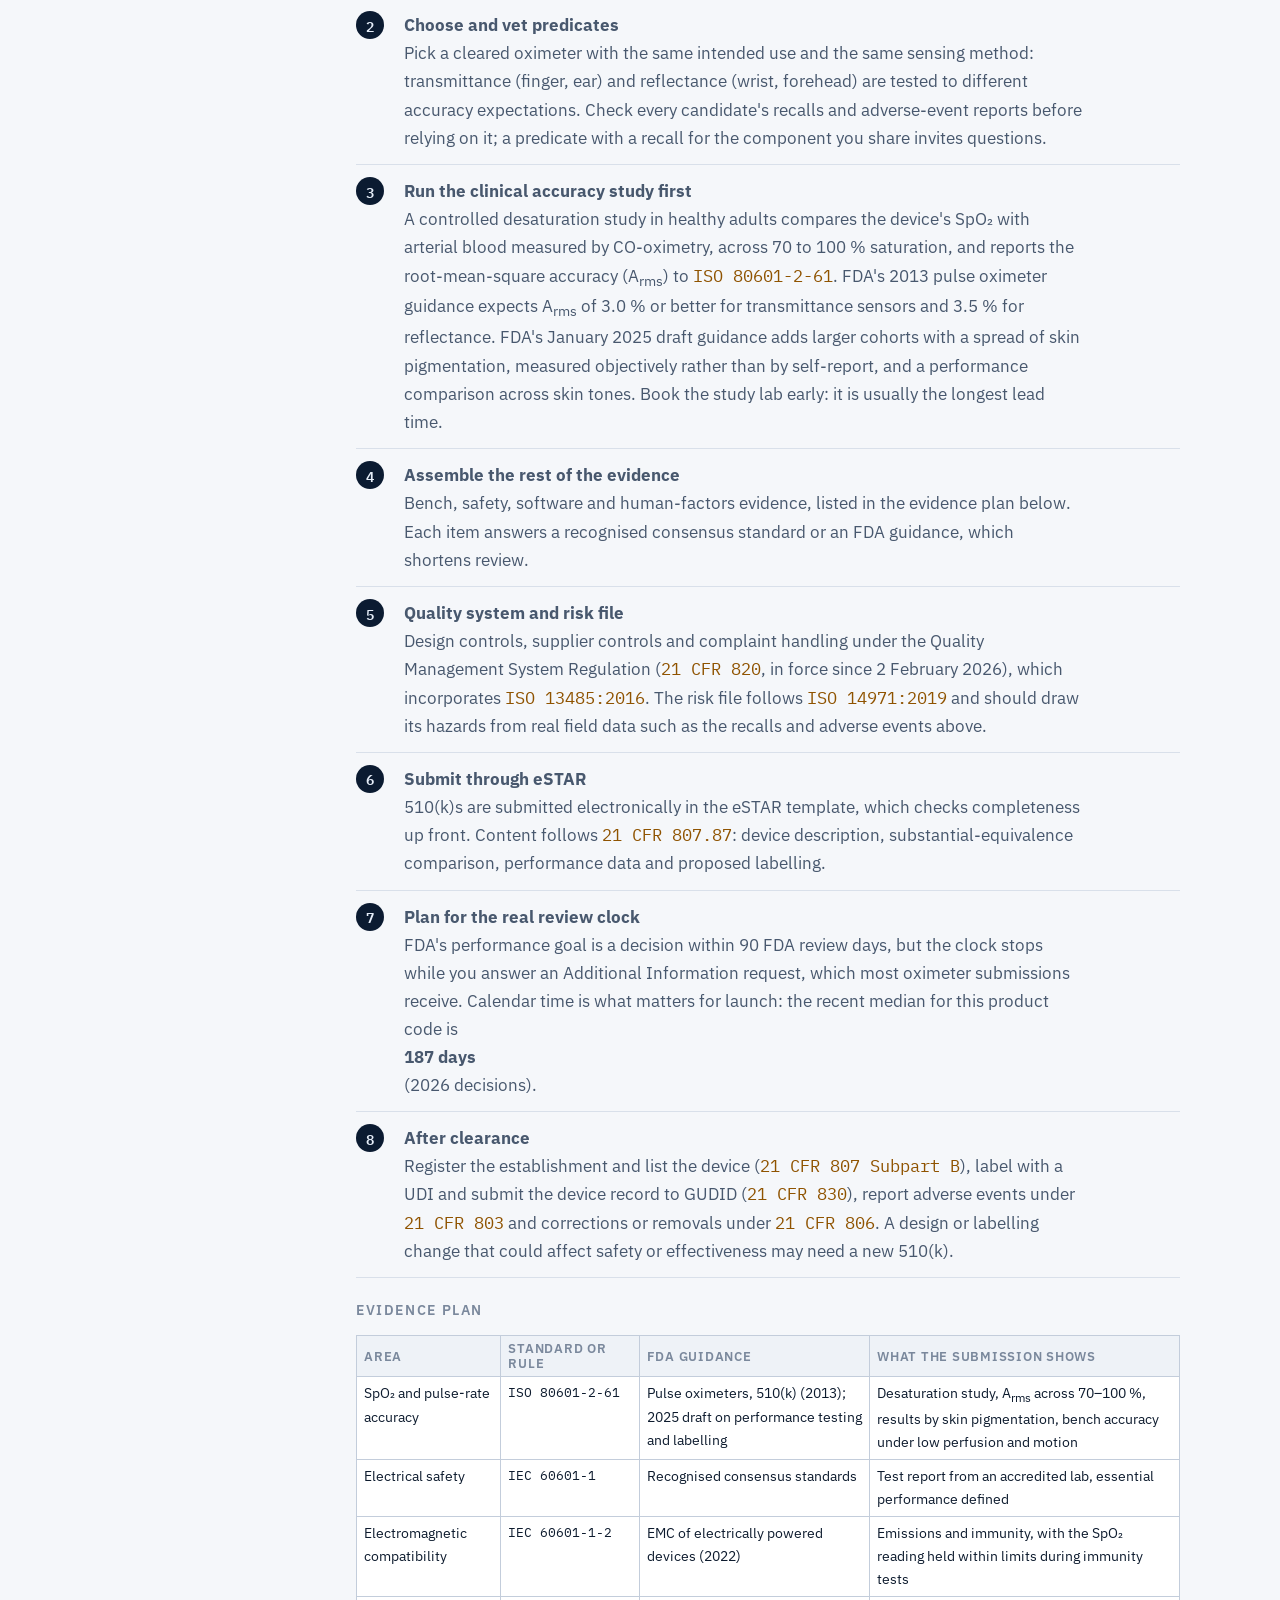
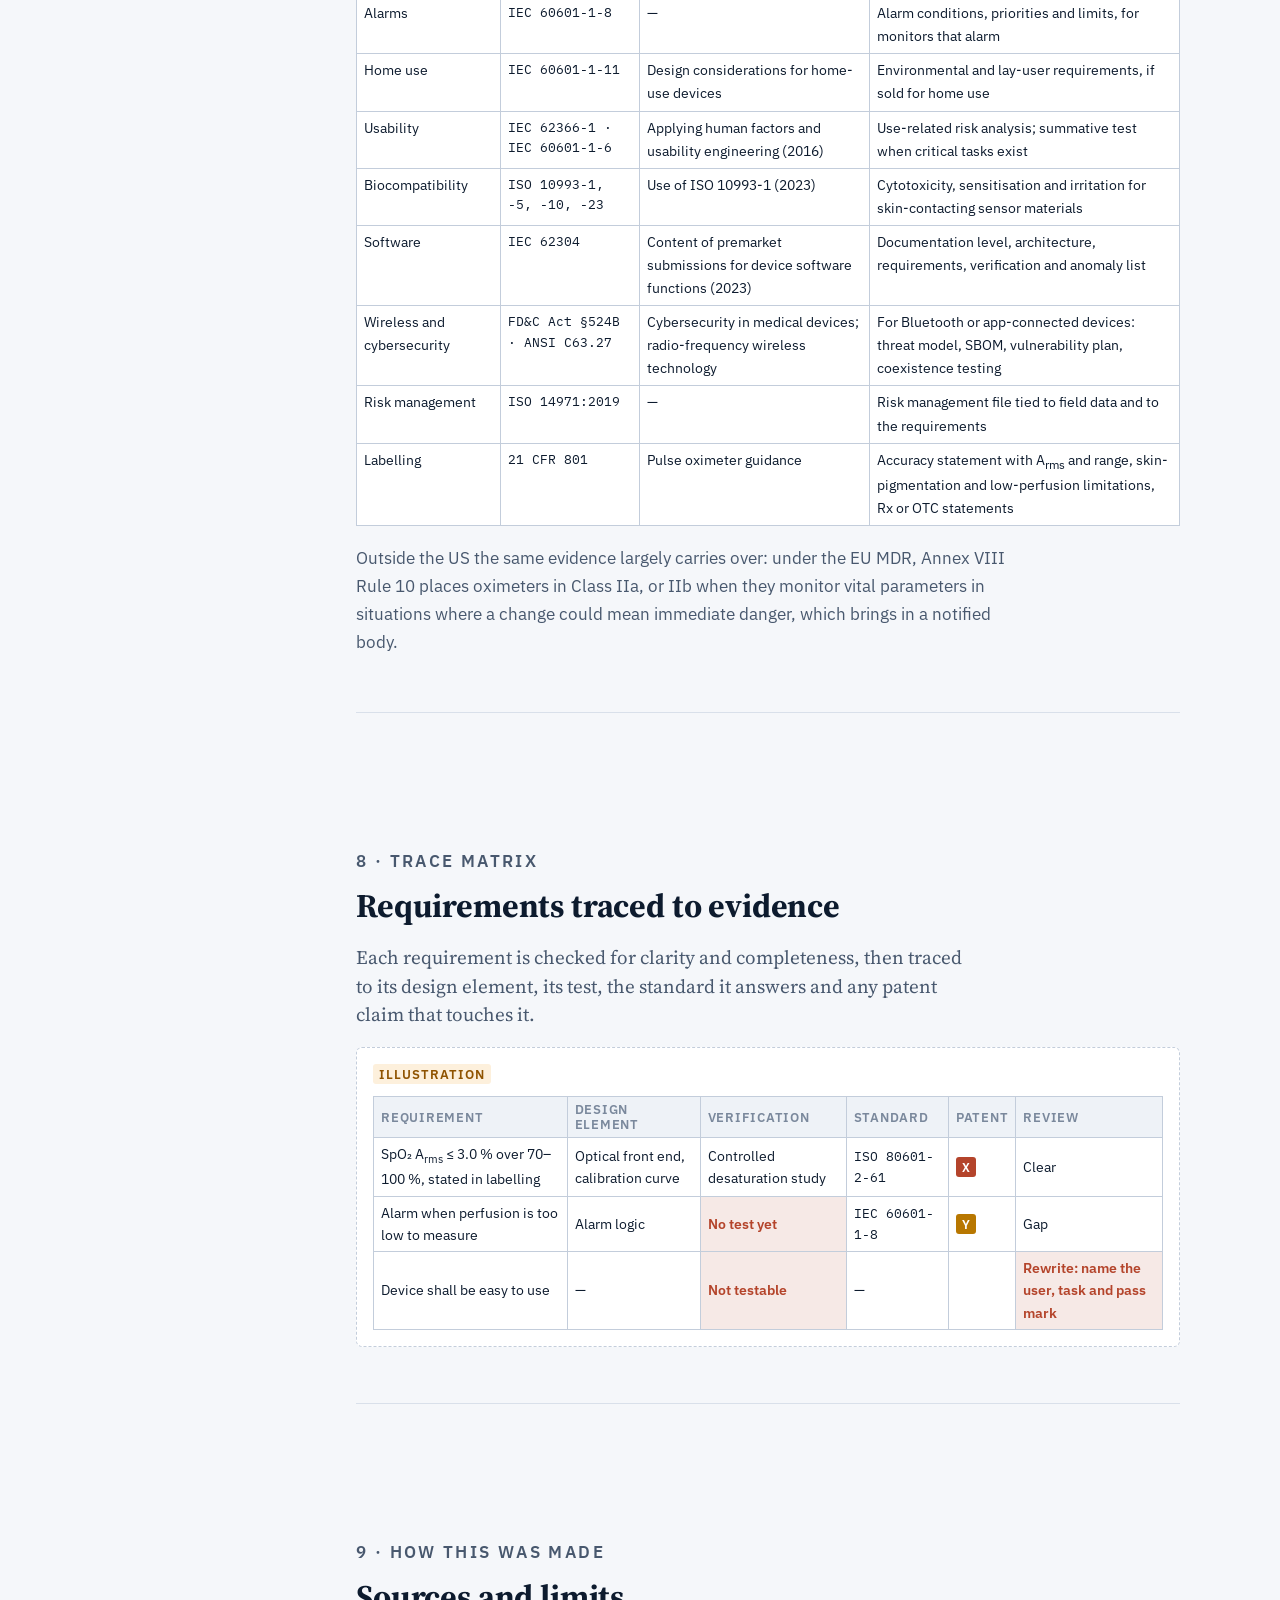
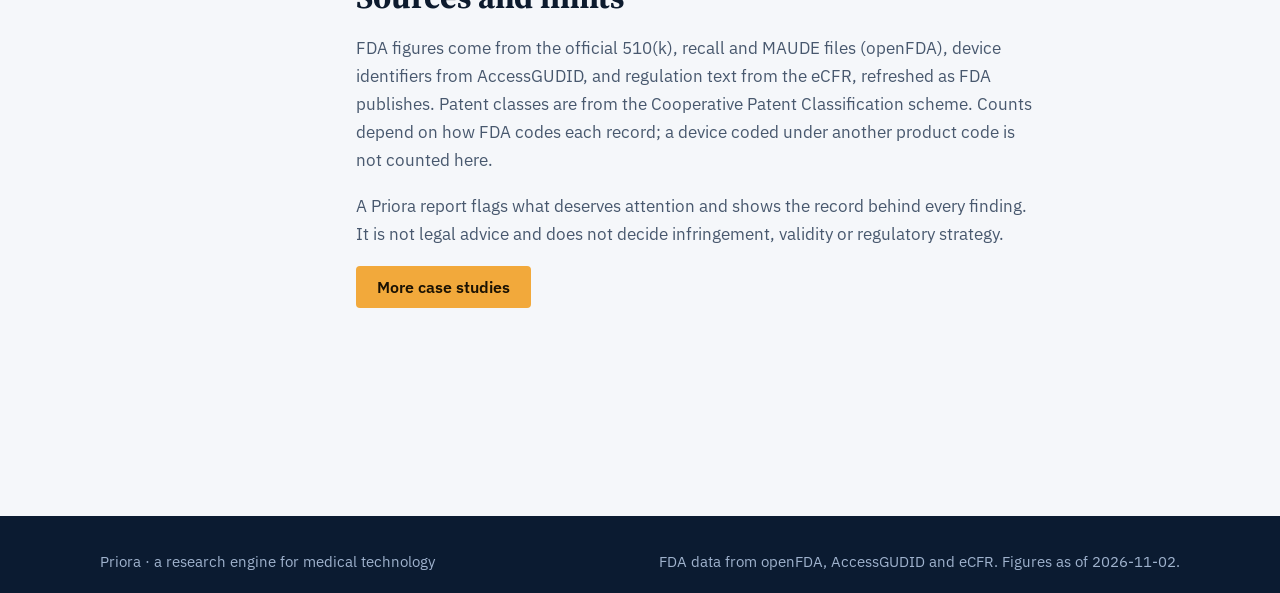
<file: sample.html>
<!doctype html>
<html lang="en"><head><meta charset="utf-8"><title>Priora</title>
<meta http-equiv="refresh" content="0; url=case-pulse-oximeters.html"><link rel="canonical" href="case-pulse-oximeters.html"></head>
<body><p><a href="case-pulse-oximeters.html">The pulse oximeter case study has moved here.</a></p></body></html>
</file>
<file: assets/site.css>
/* Priora pitch site. Layout: a navy masthead (the same blueprint navy as the Priora tools) over a
   cool paper page; sections run in one 1120px column; the sample report adds a sticky contents rail.
   Identity: the examiner's search report. Codes and citations (CPC symbols, 21 CFR sections, FDA
   product codes) are set in mono as the page's texture; the X / Y / A relevance categories from
   patent search reports are the badge system; amber is the one accent, as in the CPC sky. */
:root {
  --paper: #f5f7fa; --surface: #ffffff; --surface-2: #eef2f7; --ink: #0d1b2e; --ink-2: #48586e; --ink-3: #7a889c;
  --rule: #d9e0ea; --rule-2: #c3cddb;
  --navy: #0b1b31; --navy-2: #12274a; --on-navy: #e5edf8; --on-navy-2: #9fb2cd;
  --amber: #f2a93b; --amber-ink: #8f5300; --amber-soft: #fdf0dc;
  --cat-x: #b4442b; --cat-y: #b87700; --cat-a: #5d6f88; --good: #2f7a52;
  --chart-1: #12406e; --chart-2: #e3962a; --chart-3: #8ea3bd; --chart-4: #b4442b;
  --display: "Source Serif 4", "Source Serif Pro", Georgia, "Times New Roman", serif;
  --ui: "IBM Plex Sans", -apple-system, BlinkMacSystemFont, "Segoe UI", sans-serif;
  --mono: "IBM Plex Mono", ui-monospace, Menlo, monospace;
}
@media (prefers-color-scheme: dark) { :root:not([data-theme="light"]) {
  --paper: #07111e; --surface: #0c1a2d; --surface-2: #10223a; --ink: #e4ecf7; --ink-2: #a3b3c9; --ink-3: #74859d;
  --rule: #1c3150; --rule-2: #284368; --navy: #050d18; --navy-2: #0e2140;
  --amber-ink: #ffb547; --amber-soft: #2d1f08; --cat-x: #ff8a6b; --cat-y: #ffc35a; --cat-a: #93a6c2; --good: #6fcf97;
  --chart-1: #7fb2e8; --chart-2: #ffb547; --chart-3: #4c6385; --chart-4: #ff8a6b; color-scheme: dark; } }
:root[data-theme="dark"] {
  --paper: #07111e; --surface: #0c1a2d; --surface-2: #10223a; --ink: #e4ecf7; --ink-2: #a3b3c9; --ink-3: #74859d;
  --rule: #1c3150; --rule-2: #284368; --navy: #050d18; --navy-2: #0e2140;
  --amber-ink: #ffb547; --amber-soft: #2d1f08; --cat-x: #ff8a6b; --cat-y: #ffc35a; --cat-a: #93a6c2; --good: #6fcf97;
  --chart-1: #7fb2e8; --chart-2: #ffb547; --chart-3: #4c6385; --chart-4: #ff8a6b; color-scheme: dark; }

* { box-sizing: border-box; }
html { scroll-behavior: smooth; }
@media (prefers-reduced-motion: reduce) { html { scroll-behavior: auto; } * { animation: none !important; transition: none !important; } }
body { margin: 0; background: var(--paper); color: var(--ink); font: 17px/1.65 var(--ui); -webkit-font-smoothing: antialiased; }
body::before { content: ""; position: fixed; inset: 0 0 auto; height: env(safe-area-inset-top, 0px); z-index: 10; background: var(--navy); }
a { color: var(--amber-ink); text-underline-offset: 3px; }
:focus-visible { outline: 2px solid var(--amber); outline-offset: 3px; border-radius: 2px; }
img, svg { max-width: 100%; }
.wrap { max-width: 1120px; margin: 0 auto; padding-left: max(20px, env(safe-area-inset-left, 0px)); padding-right: max(20px, env(safe-area-inset-right, 0px)); }
.mono, code { font-family: var(--mono); font-size: max(12.5px, .9em); }
h1, h2, h3 { text-wrap: balance; }
h2 { font: 700 clamp(28px, 3.4vw, 40px)/1.12 var(--display); margin: 0; letter-spacing: -.005em; }
h3 { font: 600 19px/1.35 var(--ui); margin: 0; }
.eyebrow { font: 600 13px/1 var(--ui); letter-spacing: .14em; text-transform: uppercase; color: var(--amber-ink); margin: 0 0 14px; }
.sub { color: var(--ink-2); max-width: 64ch; margin: 16px 0 0; font-size: 18.5px; line-height: 1.6; }

/* ---- masthead ---- */
.mast { background: var(--navy); color: var(--on-navy); position: relative; overflow: hidden; }
.mast::after { content: ""; position: absolute; inset: 0; pointer-events: none; opacity: .5;
  background-image: linear-gradient(var(--navy-2) 1px, transparent 1px), linear-gradient(90deg, var(--navy-2) 1px, transparent 1px);
  background-size: 48px 48px; mask-image: radial-gradient(ellipse at 70% 40%, #000 0%, transparent 70%); }
.mast > * { position: relative; z-index: 1; }
.nav { display: flex; align-items: center; gap: 20px; padding-block: 18px; }
.brand { display: inline-flex; align-items: center; gap: 10px; color: var(--on-navy); text-decoration: none; font: 700 22px/1 var(--display); letter-spacing: .01em; }
.brand svg { width: 28px; height: 28px; flex: none; }
.nav .links { margin-left: auto; display: flex; align-items: center; gap: 22px; font-size: 16px; }
.nav .links a { color: var(--on-navy-2); text-decoration: none; }
.nav .links a:hover, .nav .links a[aria-current] { color: var(--on-navy); }
.btn { display: inline-flex; align-items: center; gap: 8px; border-radius: 4px; padding: 12px 20px; font: 600 16px/1 var(--ui);
  text-decoration: none; border: 1px solid transparent; cursor: pointer; }
.btn.primary { background: var(--amber); color: #1b1203; }
.btn.primary:hover { background: #ffbd5c; }
.btn.ghost { border-color: #2c4670; color: var(--on-navy); }
.btn.ghost:hover { border-color: var(--amber); }
.nav .links .btn { padding: 8px 14px; font-size: 15.5px; color: #1b1203; }
@media (max-width: 760px) { .nav .links a:not(.btn) { display: none; } }

.hero { display: grid; grid-template-columns: minmax(0, 1.05fr) minmax(0, .95fr); gap: 48px; align-items: center; padding-block: 44px 72px; }
.hero h1 { font: 700 clamp(40px, 5.6vw, 66px)/1.02 var(--display); margin: 0; letter-spacing: -.015em; }
.hero h1 em { font-style: italic; color: var(--amber); }
.hero .lead { font-size: 20px; line-height: 1.55; color: var(--on-navy-2); max-width: 34em; margin: 22px 0 0; }
.hero .ctas { display: flex; flex-wrap: wrap; gap: 12px; margin-top: 30px; }
.hero .fine { margin-top: 16px; font-size: 15px; color: var(--on-navy-2); }
@media (max-width: 900px) { .hero { grid-template-columns: 1fr; gap: 36px; padding-block: 24px 52px; } }

/* the search-report sheet in the hero */
.sheet { background: var(--surface); color: var(--ink); border-radius: 6px; box-shadow: 0 30px 60px -20px rgba(0,0,0,.55), 0 0 0 1px rgba(255,255,255,.04);
  font-size: 15px; overflow: hidden; transform: rotate(.6deg); animation: rise .7s ease-out both; border: 1px solid var(--rule-2); }
@keyframes rise { from { transform: translateY(10px) rotate(.6deg); opacity: .4; } }
.sheet header { display: flex; justify-content: space-between; gap: 12px; padding: 12px 16px; border-bottom: 1px solid var(--rule);
  font: 500 12.5px/1.4 var(--mono); letter-spacing: .06em; text-transform: uppercase; color: var(--ink-3); }
.sheet .dev { padding: 14px 16px 10px; }
.sheet .dev b { font: 700 19px/1.2 var(--display); display: block; }
.sheet .dev span { color: var(--ink-2); font-size: 14px; }
.sheet .grp { padding: 8px 16px 2px; font: 600 12.5px/1 var(--ui); letter-spacing: .12em; text-transform: uppercase; color: var(--ink-3); display: flex; gap: 8px; align-items: center; }
.sheet .grp .tagx { margin-left: auto; }
.sheet .line { display: grid; grid-template-columns: 22px minmax(0, 1fr) auto; gap: 10px; align-items: baseline; padding: 7px 16px; border-top: 1px dashed var(--rule); }
.sheet .line .t { min-width: 0; }
.sheet .line .t small { display: block; color: var(--ink-3); font-size: 13.5px; }
.sheet .line .v { font: 500 14px var(--mono); color: var(--ink-2); white-space: nowrap; font-variant-numeric: tabular-nums; }
.sheet footer { padding: 10px 16px; background: var(--surface-2); font-size: 13px; color: var(--ink-3); display: flex; flex-wrap: wrap; gap: 4px 14px; }
.cat { display: inline-grid; place-items: center; width: 20px; height: 20px; border-radius: 3px; font: 600 13px/1 var(--mono); color: #fff; }
.cat.x { background: var(--cat-x); } .cat.y { background: var(--cat-y); } .cat.a { background: var(--cat-a); }
.cat.f { background: var(--chart-1); }
.tagx { font: 600 12.5px/1 var(--ui); letter-spacing: .08em; text-transform: uppercase; color: var(--amber-ink); background: var(--amber-soft);
  border-radius: 3px; padding: 4px 6px; }

/* ---- sections ---- */
section { padding-block: 84px; }
section.alt { background: var(--surface); border-block: 1px solid var(--rule); }
.cards3 { display: grid; grid-template-columns: repeat(3, minmax(0, 1fr)); gap: 20px; margin-top: 40px; }
.card { background: var(--surface); border: 1px solid var(--rule); border-radius: 6px; padding: 22px; display: flex; flex-direction: column; gap: 10px; min-width: 0; }
section.alt .card { background: var(--paper); }
.card p { margin: 0; color: var(--ink-2); font-size: 16.5px; }
.card .when { font: 500 13.5px var(--mono); color: var(--cat-x); }
@media (max-width: 860px) { .cards3 { grid-template-columns: 1fr; } }

.modules { display: grid; grid-template-columns: repeat(2, minmax(0, 1fr)); gap: 20px; margin-top: 40px; }
.mod { border: 1px solid var(--rule); border-radius: 6px; background: var(--surface); display: grid; grid-template-rows: auto 1fr; min-width: 0; overflow: hidden; }
.mod .fig { background: var(--surface-2); border-bottom: 1px solid var(--rule); padding: 18px; min-height: 170px; display: grid; align-items: center; overflow-x: auto; }
.mod .txt { padding: 20px 22px 24px; display: flex; flex-direction: column; gap: 8px; }
.mod .name { font: 600 13.5px/1 var(--mono); letter-spacing: .08em; text-transform: uppercase; color: var(--amber-ink); }
.mod p { margin: 0; color: var(--ink-2); font-size: 16.5px; }
.mod ul { margin: 4px 0 0; padding-left: 1.1em; color: var(--ink-2); font-size: 16px; }
@media (max-width: 860px) { .modules { grid-template-columns: 1fr; } }

/* module figures */
.fig-check { display: grid; gap: 6px; font-size: 14px; }
.fig-check .r { display: grid; grid-template-columns: 22px minmax(0, 1fr) auto; gap: 10px; align-items: center; background: var(--surface); border: 1px solid var(--rule); border-radius: 4px; padding: 6px 9px; }
.st { font: 600 12.5px/1 var(--ui); border-radius: 10px; padding: 3px 8px; white-space: nowrap; }
.st.act { background: color-mix(in srgb, var(--cat-x) 16%, transparent); color: var(--cat-x); }
.st.pen { background: color-mix(in srgb, var(--cat-y) 18%, transparent); color: var(--cat-y); }
.st.exp { background: color-mix(in srgb, var(--good) 16%, transparent); color: var(--good); }
.matrix { border-collapse: collapse; font-size: 13.5px; width: 100%; min-width: 420px; }
.matrix th, .matrix td { border: 1px solid var(--rule-2); padding: 5px 7px; text-align: left; background: var(--surface); }
.matrix th { font: 600 12.5px/1.2 var(--ui); letter-spacing: .06em; text-transform: uppercase; color: var(--ink-3); background: var(--surface-2); }
.matrix td.gap { background: color-mix(in srgb, var(--cat-x) 12%, var(--surface)); color: var(--cat-x); font-weight: 600; }
.doc { background: var(--surface); border: 1px solid var(--rule); border-radius: 4px; padding: 14px 16px; font-size: 14px; display: grid; gap: 5px; max-width: 420px; }
.doc b { font: 700 16.5px var(--display); }
.doc .ln { display: flex; gap: 10px; color: var(--ink-2); }
.doc .ln .mono { color: var(--amber-ink); min-width: 4.8em; }

/* evidence numbers */
.numbers { display: grid; grid-template-columns: repeat(4, minmax(0, 1fr)); gap: 0; margin-top: 40px; border-top: 2px solid var(--ink); }
.num { padding: 20px 18px 22px 0; border-bottom: 1px solid var(--rule); min-width: 0; }
.num b { display: block; font: 600 clamp(26px, 3vw, 36px)/1.1 var(--mono); font-variant-numeric: tabular-nums; letter-spacing: -.02em; }
.num span { color: var(--ink-2); font-size: 15.5px; }
.num small { display: block; color: var(--ink-3); font-size: 13.5px; margin-top: 4px; }
.num.soon b { color: var(--ink-3); }
@media (max-width: 860px) { .numbers { grid-template-columns: repeat(2, minmax(0, 1fr)); } }

.steps { display: grid; grid-template-columns: repeat(4, minmax(0, 1fr)); gap: 28px; margin-top: 40px; counter-reset: s; }
.step { border-top: 2px solid var(--amber); padding-top: 16px; counter-increment: s; }
.step::before { content: "Step " counter(s); font: 500 13.5px var(--mono); color: var(--ink-3); display: block; margin-bottom: 8px; }
.step p { margin: 8px 0 0; color: var(--ink-2); font-size: 16.5px; }
@media (max-width: 860px) { .steps { grid-template-columns: 1fr 1fr; } }
@media (max-width: 520px) { .steps { grid-template-columns: 1fr; } }

.guard { display: grid; grid-template-columns: repeat(3, minmax(0, 1fr)); gap: 32px; margin-top: 40px; }
.guard div { display: flex; flex-direction: column; gap: 8px; }
.guard svg { width: 28px; height: 28px; color: var(--amber-ink); }
.guard p { margin: 0; color: var(--ink-2); font-size: 16.5px; }
@media (max-width: 860px) { .guard { grid-template-columns: 1fr; } }

.teaser { display: grid; grid-template-columns: minmax(0, .9fr) minmax(0, 1.1fr); gap: 40px; align-items: center; }
@media (max-width: 860px) { .teaser { grid-template-columns: 1fr; } }
.chartbox { background: var(--surface); border: 1px solid var(--rule); border-radius: 6px; padding: 18px; min-width: 0; }
.chartbox .cap { font: 600 15px var(--ui); margin-bottom: 2px; }
.chartbox .src { font-size: 13.5px; color: var(--ink-3); margin-top: 8px; }
.chart svg { display: block; width: 100%; height: auto; overflow: visible; }
.chart text { font: 12.5px var(--ui); fill: var(--ink-3); }
.chart .gl { stroke: var(--rule); stroke-width: 1; }
.chart .ax { stroke: var(--rule-2); }
.legend { display: flex; flex-wrap: wrap; gap: 6px 14px; font-size: 14px; color: var(--ink-2); margin-top: 6px; }
.legend i { display: inline-block; width: 10px; height: 10px; border-radius: 2px; margin-right: 6px; vertical-align: -1px; }

.contact { display: grid; grid-template-columns: minmax(0, 1fr) minmax(0, 1fr); gap: 48px; align-items: start; }
@media (max-width: 860px) { .contact { grid-template-columns: 1fr; } }
form.box { background: var(--surface); border: 1px solid var(--rule); border-radius: 6px; padding: 24px; display: grid; gap: 14px; }
label { font: 600 14px var(--ui); display: block; margin-bottom: 5px; }
input, textarea, select { width: 100%; font: 16.5px var(--ui); color: var(--ink); background: var(--paper); border: 1px solid var(--rule-2); border-radius: 4px; padding: 10px 12px; }
textarea { min-height: 110px; resize: vertical; }
.formnote { font-size: 14px; color: var(--ink-3); margin: 0; }
.formnote.ok { color: var(--good); }
.checks { list-style: none; padding: 0; margin: 24px 0 0; display: grid; gap: 10px; }
.checks li { padding-left: 28px; position: relative; color: var(--ink-2); }
.checks li::before { content: ""; position: absolute; left: 4px; top: 7px; width: 12px; height: 7px; border-left: 2px solid var(--amber-ink); border-bottom: 2px solid var(--amber-ink); transform: rotate(-45deg); }

footer.site { background: var(--navy); color: var(--on-navy-2); font-size: 15px; padding-block: 34px calc(34px + env(safe-area-inset-bottom, 0px)); }
footer.site .wrap { display: flex; flex-wrap: wrap; gap: 12px 28px; justify-content: space-between; }
footer.site a { color: var(--on-navy-2); }

/* ---- sample report ---- */
.rmast { padding-block: 26px 46px; }
.rmast h1 { font: 700 clamp(32px, 4.4vw, 50px)/1.08 var(--display); margin: 0; }
.rmast .meta { display: flex; flex-wrap: wrap; gap: 8px; margin-top: 18px; }
.rmast .meta span { font: 500 14px var(--mono); border: 1px solid #2c4670; border-radius: 3px; padding: 4px 8px; color: var(--on-navy); }
.rmast p { color: var(--on-navy-2); max-width: 64ch; font-size: 19px; line-height: 1.6; margin: 16px 0 0; }
.report { display: grid; grid-template-columns: 220px minmax(0, 1fr); gap: 48px; padding-block: 48px 90px; }
.toc { position: sticky; top: calc(env(safe-area-inset-top, 0px) + 20px); align-self: start; font-size: 15.5px; display: grid; gap: 2px; }
.toc b { font: 600 12.5px/1 var(--ui); letter-spacing: .12em; text-transform: uppercase; color: var(--ink-3); margin-bottom: 8px; }
.toc a { color: var(--ink-2); text-decoration: none; padding: 5px 0 5px 12px; border-left: 2px solid var(--rule); }
.toc a:hover, .toc a.on { color: var(--ink); border-left-color: var(--amber); }
@media (max-width: 900px) { .report { grid-template-columns: 1fr; } .toc { display: none; } }
.finding { padding-bottom: 46px; margin-bottom: 46px; border-bottom: 1px solid var(--rule); display: grid; gap: 16px; min-width: 0; scroll-margin-top: 20px; }
.finding:last-child { border-bottom: 0; }
.finding h2 { font-size: clamp(24px, 2.6vw, 31px); }
.finding .lead { font: 19px/1.5 var(--display); margin: 0; max-width: 62ch; }
.finding p { margin: 0; max-width: 68ch; color: var(--ink-2); }
.kv { display: grid; grid-template-columns: repeat(auto-fit, minmax(150px, 1fr)); gap: 10px; }
.kv div { background: var(--surface); border: 1px solid var(--rule); border-radius: 4px; padding: 10px 12px; min-width: 0; }
.kv b { display: block; font: 600 20px/1.2 var(--mono); font-variant-numeric: tabular-nums; }
.kv span { font-size: 14px; color: var(--ink-3); }
blockquote.cfr { margin: 0; padding: 14px 18px; background: var(--surface); border-left: 3px solid var(--amber); font: 16.5px/1.55 var(--display); color: var(--ink); max-width: 68ch; }
blockquote.cfr cite { display: block; margin-top: 8px; font: 500 13.5px var(--mono); color: var(--ink-3); font-style: normal; }
.illus { border: 1px dashed var(--rule-2); border-radius: 6px; padding: 16px; display: grid; gap: 12px; min-width: 0; background: var(--surface); }
.illus > .tagx { justify-self: start; }
.tree { font: 14px/1.5 var(--ui); display: grid; gap: 2px; }
.tree div { display: grid; grid-template-columns: 9.5em minmax(0, 1fr) auto; gap: 10px; align-items: baseline; padding: 4px 0; border-bottom: 1px solid var(--rule); }
.tree .mono { color: var(--amber-ink); }
.tree .pad1 { padding-left: 1em; } .tree .pad2 { padding-left: 2em; } .tree .pad3 { padding-left: 3em; }
.tree .n { font: 500 13.5px var(--mono); color: var(--ink-3); }
.road { display: grid; gap: 0; counter-reset: r; }
.road div { display: grid; grid-template-columns: 34px minmax(0, 1fr); gap: 14px; padding: 12px 0; border-bottom: 1px solid var(--rule); counter-increment: r; }
.road div::before { content: counter(r); width: 28px; height: 28px; border-radius: 50%; display: grid; place-items: center; background: var(--navy); color: var(--on-navy); font: 600 14px var(--mono); }
.road b { display: block; }
.road span { color: var(--ink-2); font-size: 16.5px; }
.road .mono { color: var(--amber-ink); }
.tablewrap { overflow-x: auto; }
.matrix.plan { min-width: 680px; font-size: 14px; }
.matrix.plan td { vertical-align: top; }
.finding > h3 { font: 600 13.5px/1 var(--ui); letter-spacing: .12em; text-transform: uppercase; color: var(--ink-3); }

/* ---- case studies ---- */
.cases { display: grid; grid-template-columns: repeat(3, minmax(0, 1fr)); gap: 20px; margin-top: 40px; }
@media (max-width: 960px) { .cases { grid-template-columns: 1fr; } }
.case { display: flex; flex-direction: column; gap: 12px; background: var(--surface); border: 1px solid var(--rule); border-radius: 6px;
  padding: 22px; text-decoration: none; color: var(--ink); min-width: 0; transition: border-color .15s; }
.case:hover { border-color: var(--amber); }
.case .kicker { font: 600 12.5px/1 var(--mono); letter-spacing: .08em; text-transform: uppercase; color: var(--amber-ink); }
.case h3 { font: 700 23px/1.2 var(--display); }
.case p { margin: 0; color: var(--ink-2); font-size: 16.5px; }
.case .figs { display: grid; grid-template-columns: repeat(2, minmax(0, 1fr)); gap: 10px; margin-top: auto; padding-top: 14px; border-top: 1px solid var(--rule); }
.case .figs b { display: block; font: 600 20px/1.2 var(--mono); font-variant-numeric: tabular-nums; }
.case .figs span { font-size: 14px; color: var(--ink-3); }
.case .go { font-weight: 600; color: var(--amber-ink); font-size: 16px; }
.pipe { display: grid; grid-template-columns: repeat(5, minmax(0, 1fr)); gap: 0; margin-top: 40px; counter-reset: p; }
.pipe > div { position: relative; padding: 18px 18px 0 0; border-top: 2px solid var(--rule-2); counter-increment: p; }
.pipe > div::before { content: counter(p); position: absolute; top: -13px; left: 0; width: 24px; height: 24px; border-radius: 50%;
  background: var(--navy); color: var(--on-navy); font: 600 13.5px/24px var(--mono); text-align: center; }
.pipe > div.local::before { background: var(--amber); color: #1b1203; }
.pipe h3 { font-size: 16px; margin-top: 8px; }
.pipe p { margin: 6px 0 0; color: var(--ink-2); font-size: 16px; }
.pipe .where { display: inline-block; margin-top: 10px; font: 500 13px var(--mono); color: var(--ink-3); }
@media (max-width: 960px) { .pipe { grid-template-columns: 1fr 1fr; row-gap: 32px; } }
@media (max-width: 520px) { .pipe { grid-template-columns: 1fr; } }

table.data { border-collapse: collapse; width: 100%; min-width: 640px; font-size: 15px; }
table.data th, table.data td { border-bottom: 1px solid var(--rule); padding: 8px 8px; text-align: left; vertical-align: top; }
table.data th { font: 600 12.5px/1.3 var(--ui); letter-spacing: .06em; text-transform: uppercase; color: var(--ink-3); }
table.data .num { text-align: right; font-family: var(--mono); font-variant-numeric: tabular-nums; white-space: nowrap; }
table.data .codes { margin-top: 3px; display: flex; flex-wrap: wrap; gap: 4px; }
table.data .codes .mono { font-size: 12.5px; color: var(--amber-ink); background: var(--amber-soft); border-radius: 3px; padding: 1px 5px; }
table.methods td:first-child { font-weight: 600; min-width: 9em; }
table.methods td { font-size: 15px; }
table.methods .sens { font-family: var(--mono); font-size: 14px; white-space: normal; }
.tabs { display: flex; flex-wrap: wrap; gap: 6px; }
.tab { font: 500 14px var(--ui); border: 1px solid var(--rule-2); background: var(--surface); color: var(--ink-2); border-radius: 20px; padding: 6px 12px; cursor: pointer; }
.tab[aria-pressed="true"] { background: var(--navy); color: var(--on-navy); border-color: var(--navy); }
.grid2 { display: grid; grid-template-columns: minmax(0, 1fr) minmax(0, 1fr); gap: 16px; }
@media (max-width: 860px) { .grid2 { grid-template-columns: minmax(0, 1fr); } }
.grid2 > div, .chart { min-width: 0; }
.cite { color: var(--ink-3); font-size: 14px; }
.lit h4 { margin: 14px 0 4px; font: 600 15.5px var(--ui); }
.lit h4 small { color: var(--ink-3); font-weight: 400; }
.lit ul { margin: 0; padding-left: 1.1em; color: var(--ink-2); font-size: 15.5px; display: grid; gap: 4px; }
.keyfind { display: grid; gap: 12px; margin: 0; padding: 0; list-style: none; }
.keyfind li { display: grid; grid-template-columns: 44px minmax(0, 1fr); gap: 14px; align-items: baseline; padding: 14px 16px; background: var(--surface); border: 1px solid var(--rule); border-radius: 6px; }
.keyfind li > span { font: 600 13.5px var(--mono); color: var(--amber-ink); }
.keyfind b { display: block; font: 600 16px/1.35 var(--ui); margin-bottom: 4px; }
.keyfind p { margin: 0; color: var(--ink-2); font-size: 16.5px; }
.rstats { display: grid; grid-template-columns: repeat(4, minmax(0, 1fr)); gap: 10px; }
.rstats div { background: var(--surface); border: 1px solid var(--rule); border-radius: 4px; padding: 10px 12px; min-width: 0; }
.rstats b { display: block; font: 600 20px/1.2 var(--mono); }
.rstats span { font-size: 14px; color: var(--ink-3); }
@media (max-width: 640px) { .rstats { grid-template-columns: 1fr 1fr; } }
.qlist { margin: 0; padding-left: 1.3em; display: grid; gap: 6px; color: var(--ink-2); font-size: 16px; }
.review { border-left: 3px solid var(--cat-x); background: var(--surface); padding: 12px 16px; display: grid; gap: 8px; font-size: 16px; }
.review b { color: var(--cat-x); font: 600 12.5px/1 var(--ui); letter-spacing: .1em; text-transform: uppercase; }
.review p { margin: 0; color: var(--ink-2); }

/* ---- checked claims: verdicts, review log, source tiers ---- */
.tier { font: 500 12.5px/1 var(--mono); color: var(--ink-3); border: 1px solid var(--rule-2); border-radius: 3px; padding: 1px 4px; white-space: nowrap; }
.vtally { display: grid; grid-template-columns: repeat(5, minmax(0, 1fr)); gap: 10px; }
.vtally div { background: var(--surface); border: 1px solid var(--rule); border-top: 3px solid var(--rule-2); border-radius: 4px; padding: 10px 12px; min-width: 0; }
.vtally b { display: block; font: 600 20px/1.2 var(--mono); }
.vtally span { font-size: 14px; color: var(--ink-3); }
.vtally .v-supported, .rlog .v-supported .badge { border-top-color: var(--good); }
.vtally .v-partly { border-top-color: var(--cat-y); }
.vtally .v-contradicted { border-top-color: var(--cat-x); }
.vtally .v-not_found { border-top-color: var(--cat-a); }
.rlog { list-style: none; margin: 14px 0 0; padding: 0; display: grid; gap: 10px; }
.rlog li { display: grid; grid-template-columns: 132px minmax(0, 1fr); gap: 14px; padding: 12px 14px; background: var(--surface); border: 1px solid var(--rule); border-radius: 6px; }
.rlog .badge { font: 600 12.5px/1.3 var(--ui); letter-spacing: .04em; text-transform: uppercase; align-self: start; }
.rlog .v-supported .badge { color: var(--good); } .rlog .v-partly .badge { color: var(--cat-y); }
.rlog .v-contradicted .badge { color: var(--cat-x); } .rlog .v-not_found .badge { color: var(--cat-a); }
.rlog p { margin: 0 0 6px; font-size: 16px; }
.rlog .claim { color: var(--ink); }
.rlog .fix { color: var(--ink-2); }
.rlog .fix b { font-weight: 600; }
.rlog blockquote { margin: 0 0 6px; padding: 6px 10px; border-left: 2px solid var(--rule-2); color: var(--ink-2); font: italic 15.5px/1.45 var(--display); }
@media (max-width: 760px) {
  .vtally { grid-template-columns: repeat(2, minmax(0, 1fr)); }
  .rlog li { grid-template-columns: minmax(0, 1fr); gap: 6px; }
}

/* ---- architecture diagram (index #how): static drawing, steps light up through classes s1..s5 ---- */
.arch { margin: 36px 0 0; }
.arch-scroll { overflow-x: auto; -webkit-overflow-scrolling: touch; }
.arch-svg { display: block; width: 100%; min-width: 880px; height: auto; font-family: var(--ui); }
.arch-svg .ch { font: 600 12.5px var(--mono); letter-spacing: .1em; fill: var(--ink-3); }
.arch-svg .ph { font: 600 12.5px var(--mono); letter-spacing: .1em; fill: var(--amber-ink); }
.arch-svg .panel { fill: color-mix(in srgb, var(--amber) 5%, var(--paper)); stroke: color-mix(in srgb, var(--amber) 45%, var(--rule-2)); stroke-width: 1.2; stroke-dasharray: 5 4; }
.arch-svg .node rect { fill: var(--surface); stroke: var(--rule-2); stroke-width: 1.2; }
.arch-svg .node.ai rect { fill: var(--surface); stroke: color-mix(in srgb, var(--amber) 70%, var(--rule-2)); }
.arch-svg .node.ai rect, .arch-svg .node.kb rect { rx: 10; }
.arch-svg .node.kb rect { fill: var(--surface-2); }
.arch-svg .node.q rect { fill: var(--navy); stroke: var(--navy); }
.arch-svg .node.q .t { fill: var(--on-navy); }
.arch-svg .node.accent rect { fill: var(--navy); stroke: var(--navy); }
.arch-svg .node.accent .t { fill: var(--on-navy); } .arch-svg .node.accent .s { fill: var(--on-navy-2); }
.arch-svg .t { font-size: 14.5px; font-weight: 600; fill: var(--ink); }
.arch-svg .s { font-size: 13px; fill: var(--ink-3); }
.arch-svg .disc { fill: var(--surface); stroke: color-mix(in srgb, var(--amber) 70%, var(--rule-2)); stroke-width: 1.2; }
.arch-svg .gl { fill: none; stroke: var(--rule-2); stroke-width: 1; }
.arch-svg .gd { fill: var(--chart-1); } .arch-svg .gd.g1 { fill: var(--amber); } .arch-svg .gd.g2 { fill: var(--chart-3); }
.arch-svg .edge { fill: none; stroke: var(--ink-3); stroke-width: 1.4; marker-end: url(#ah); }
.arch-svg .edge[data-both] { marker-start: url(#ah); }
.arch-svg .edge.bus { marker-end: none; }
.arch-svg .ahp { fill: var(--ink-3); } .arch-svg .ahp.on { fill: var(--amber); }
.arch-svg .el { font-size: 12.5px; fill: var(--ink-2); paint-order: stroke; stroke: color-mix(in srgb, var(--amber) 5%, var(--paper)); stroke-width: 4px; stroke-linejoin: round; }
.arch-svg .node, .arch-svg .edge, .arch-svg .el { transition: opacity .15s ease; }
.arch:not([data-step="0"]):not(.hovering) .arch-svg .node, .arch:not([data-step="0"]):not(.hovering) .arch-svg .edge, .arch:not([data-step="0"]):not(.hovering) .arch-svg .el { opacity: .22; }
.arch-cap { display: grid; grid-template-columns: auto minmax(0, 1fr); gap: 20px; align-items: center; margin-top: 18px; padding: 16px 18px; background: var(--paper); border: 1px solid var(--rule); border-radius: 8px; }
.arch-steps { display: flex; flex-wrap: wrap; gap: 6px; }
.arch-steps button { font: 500 15px var(--ui); color: var(--ink-2); background: var(--surface); border: 1px solid var(--rule-2); border-radius: 20px; padding: 6px 12px 6px 6px; cursor: pointer; display: inline-flex; align-items: center; gap: 7px; }
.arch-steps button b { display: inline-grid; place-items: center; width: 20px; height: 20px; border-radius: 50%; background: var(--surface-2); font: 600 12.5px var(--mono); color: var(--ink-2); }
.arch-steps button[aria-pressed="true"] { border-color: var(--amber); color: var(--ink); }
.arch-steps button[aria-pressed="true"] b { background: var(--amber); color: #1b1203; }
.arch-text { margin: 0; color: var(--ink-2); font-size: 16.5px; min-height: 3em; }
.arch-text b { color: var(--ink); }
.arch-notes { list-style: none; margin: 22px 0 0; padding: 0; display: grid; grid-template-columns: repeat(3, minmax(0, 1fr)); gap: 16px; }
.arch-notes li { border-top: 2px solid var(--amber); padding-top: 12px; }
.arch-notes b { display: block; font: 600 16.5px var(--ui); margin-bottom: 4px; }
.arch-notes span { color: var(--ink-2); font-size: 16px; }
@media (max-width: 860px) { .arch-cap { grid-template-columns: minmax(0, 1fr); } .arch-notes { grid-template-columns: minmax(0, 1fr); } }
.case.soon { cursor: default; } .case.soon:hover { border-color: var(--rule); } .case.soon .go { color: var(--ink-3); font-weight: 500; }
.arch-hint { display: none; margin: 0 0 8px; font-size: 14px; color: var(--ink-3); } @media (max-width: 860px) { .arch-hint { display: block; } }

.arch-svg .node { cursor: pointer; outline: none; }
.arch-svg .node:hover rect, .arch-svg .node:hover .disc, .arch-svg .node:focus-visible rect, .arch-svg .node:focus-visible .disc { stroke: var(--amber); stroke-width: 2; }
.arch-svg .node:focus-visible rect { stroke-width: 2.6; }
.arch.hovering .arch-svg .node:not(.hl), .arch.hovering .arch-svg .edge:not(.hl), .arch.hovering .arch-svg .el:not(.hl) { opacity: .22; }
.arch.hovering .arch-svg .node.hl, .arch.hovering .arch-svg .edge.hl, .arch.hovering .arch-svg .el.hl { opacity: 1; }
.arch .arch-svg .edge.hl { stroke: var(--amber); stroke-width: 2.2; marker-end: url(#ahOn); }
.arch .arch-svg .edge.hl[data-both] { marker-start: url(#ahOn); }
.arch .arch-svg .edge.bus.hl { marker-end: none; }
.arch .arch-svg .node.self rect, .arch .arch-svg .node.self .disc { stroke: var(--amber); stroke-width: 2.4; }
.arch { position: relative; }
.arch-pop { position: absolute; z-index: 5; width: 300px; padding: 16px 18px 14px; background: var(--surface); border: 1px solid var(--rule-2); border-top: 3px solid var(--amber); border-radius: 8px;
  box-shadow: 0 12px 32px rgba(8, 20, 40, .18); font-size: 16px; color: var(--ink-2); }
.arch-pop h3 { margin: 0 24px 8px 0; font: 600 17px/1.25 var(--ui); color: var(--ink); }
.arch-pop p { margin: 0 0 8px; }
.arch-pop p b { color: var(--ink); font-weight: 600; }
.arch-pop .built { margin: 10px 0 0; padding-top: 8px; border-top: 1px solid var(--rule); font: 500 13.5px/1.4 var(--mono); color: var(--ink-3); }
.arch-pop .x { position: absolute; top: 8px; right: 8px; width: 28px; height: 28px; border: 0; border-radius: 50%; background: transparent; color: var(--ink-3); font-size: 20px; line-height: 1; cursor: pointer; }
.arch-pop .x:hover { background: var(--surface-2); color: var(--ink); }
.arch-pop.sheet { position: fixed; left: 12px; right: 12px; bottom: 12px; top: auto; width: auto; max-height: 60vh; overflow: auto; }
.arch[data-step="1"]:not(.hovering) .arch-svg .s1 { opacity: 1; }
.arch[data-step="1"]:not(.hovering) .arch-svg .edge.s1 { stroke: var(--amber); stroke-width: 2.2; marker-end: url(#ahOn); }
.arch[data-step="1"]:not(.hovering) .arch-svg .edge.s1[data-both] { marker-start: url(#ahOn); }
.arch[data-step="1"]:not(.hovering) .arch-svg .edge.bus.s1 { marker-end: none; }
.arch[data-step="1"]:not(.hovering) .arch-svg .node.s1 rect, .arch[data-step="1"]:not(.hovering) .arch-svg .node.s1 .disc { stroke: var(--amber); stroke-width: 2; }
.arch[data-step="2"]:not(.hovering) .arch-svg .s2 { opacity: 1; }
.arch[data-step="2"]:not(.hovering) .arch-svg .edge.s2 { stroke: var(--amber); stroke-width: 2.2; marker-end: url(#ahOn); }
.arch[data-step="2"]:not(.hovering) .arch-svg .edge.s2[data-both] { marker-start: url(#ahOn); }
.arch[data-step="2"]:not(.hovering) .arch-svg .edge.bus.s2 { marker-end: none; }
.arch[data-step="2"]:not(.hovering) .arch-svg .node.s2 rect, .arch[data-step="2"]:not(.hovering) .arch-svg .node.s2 .disc { stroke: var(--amber); stroke-width: 2; }
.arch[data-step="3"]:not(.hovering) .arch-svg .s3 { opacity: 1; }
.arch[data-step="3"]:not(.hovering) .arch-svg .edge.s3 { stroke: var(--amber); stroke-width: 2.2; marker-end: url(#ahOn); }
.arch[data-step="3"]:not(.hovering) .arch-svg .edge.s3[data-both] { marker-start: url(#ahOn); }
.arch[data-step="3"]:not(.hovering) .arch-svg .edge.bus.s3 { marker-end: none; }
.arch[data-step="3"]:not(.hovering) .arch-svg .node.s3 rect, .arch[data-step="3"]:not(.hovering) .arch-svg .node.s3 .disc { stroke: var(--amber); stroke-width: 2; }
.arch[data-step="4"]:not(.hovering) .arch-svg .s4 { opacity: 1; }
.arch[data-step="4"]:not(.hovering) .arch-svg .edge.s4 { stroke: var(--amber); stroke-width: 2.2; marker-end: url(#ahOn); }
.arch[data-step="4"]:not(.hovering) .arch-svg .edge.s4[data-both] { marker-start: url(#ahOn); }
.arch[data-step="4"]:not(.hovering) .arch-svg .edge.bus.s4 { marker-end: none; }
.arch[data-step="4"]:not(.hovering) .arch-svg .node.s4 rect, .arch[data-step="4"]:not(.hovering) .arch-svg .node.s4 .disc { stroke: var(--amber); stroke-width: 2; }
.arch[data-step="5"]:not(.hovering) .arch-svg .s5 { opacity: 1; }
.arch[data-step="5"]:not(.hovering) .arch-svg .edge.s5 { stroke: var(--amber); stroke-width: 2.2; marker-end: url(#ahOn); }
.arch[data-step="5"]:not(.hovering) .arch-svg .edge.s5[data-both] { marker-start: url(#ahOn); }
.arch[data-step="5"]:not(.hovering) .arch-svg .edge.bus.s5 { marker-end: none; }
.arch[data-step="5"]:not(.hovering) .arch-svg .node.s5 rect, .arch[data-step="5"]:not(.hovering) .arch-svg .node.s5 .disc { stroke: var(--amber); stroke-width: 2; }
table.figures td:first-child { min-width: 0; color: var(--amber-ink); text-align: center; }
table.figures td.num { white-space: nowrap; font-variant-numeric: tabular-nums; }
table.figures q { font-style: italic; opacity: .8; }
table.figures q::before, table.figures q::after { content: '"'; }

/* ---- case pages: reading layout (2026-11-03 review) ----
   Body copy 17px in a 68ch measure; tables and cards at 15.5-16.5px; labels never below 12.5px. */
.report { grid-template-columns: 200px minmax(0, 1fr); gap: 56px; padding-block: 56px 96px; }
.toc { font-size: 15px; }
.finding { padding-bottom: 56px; margin-bottom: 56px; gap: 18px; grid-template-columns: minmax(0, 1fr); }
.finding h2 { font-size: clamp(26px, 2.6vw, 33px); }
.finding > p { font-size: 17px; }
.finding .lead { font-size: 19px; color: var(--ink-2); }
.finding > h3.subh { font: 700 23px/1.3 var(--display); letter-spacing: 0; text-transform: none; color: var(--ink); margin-top: 28px; }
.grid2 { gap: 28px; margin-top: 8px; }
.grid2 h3 { font-size: 17px; margin-bottom: 10px; }
.chart text { font-size: 13px; }

/* sources as small linked chips: host, then what kind of source it is */
.srcs { display: flex; flex-wrap: wrap; align-items: center; gap: 6px 8px; margin-top: 12px; font-size: 14px; }
a.src { display: inline-flex; align-items: baseline; gap: 7px; max-width: 100%; padding: 3px 9px; border: 1px solid var(--rule-2); border-radius: 4px;
  background: var(--paper); color: var(--ink-2); text-decoration: none; overflow-wrap: anywhere; }
a.src:hover { border-color: var(--amber); color: var(--ink); }
a.src .tier { border: 0; padding: 0; font: 500 12.5px var(--ui); color: var(--ink-3); white-space: nowrap; }
.srcs .basis { color: var(--ink-3); margin-left: 4px; }

/* key findings */
.keyfind { gap: 14px; }
.keyfind li { grid-template-columns: 52px minmax(0, 1fr); gap: 16px; padding: 22px 24px; }
.keyfind li > span { font: 600 16px/1.5 var(--mono); color: var(--amber-ink); }
.keyfind b { font: 700 21px/1.3 var(--display); margin-bottom: 8px; }
.keyfind p { font-size: 17px; line-height: 1.6; max-width: 68ch; }

/* methods compared, one card per method */
.mcards { display: grid; gap: 16px; }
.mcard { background: var(--surface); border: 1px solid var(--rule); border-radius: 6px; padding: 22px 24px; display: grid; gap: 16px; min-width: 0; }
.mcard header { display: flex; flex-wrap: wrap; align-items: baseline; justify-content: space-between; gap: 10px 18px; }
.mcard h4 { margin: 0; font: 700 22px/1.25 var(--display); }
.mcard .perf { font: 500 15px/1.45 var(--mono); color: var(--amber-ink); background: var(--amber-soft); border-radius: 4px; padding: 5px 10px; }
.mcard dl { margin: 0; display: grid; grid-template-columns: 8.5em minmax(0, 1fr); gap: 10px 20px; }
.mcard dt { font: 600 12.5px/1.9 var(--ui); letter-spacing: .1em; text-transform: uppercase; color: var(--ink-3); }
.mcard dd { margin: 0; color: var(--ink-2); font-size: 16.5px; max-width: 68ch; }
.mcard dd.srcs { margin-top: 0; }
@media (max-width: 640px) { .mcard dl { grid-template-columns: minmax(0, 1fr); gap: 2px; } .mcard dd { margin-bottom: 10px; } }

/* figures from the sources */
table.figtable { min-width: 760px; font-size: 15.5px; }
table.figtable th, table.figtable td { padding: 12px 12px 12px 0; }
table.figtable td:first-child { width: 26%; }
table.figtable td:first-child b { display: block; font-weight: 600; }
table.figtable .q { color: var(--ink-3); font-size: 14.5px; }
table.figtable .val { white-space: nowrap; font-family: var(--mono); font-size: 14.5px; color: var(--ink-2); }
table.figtable .val b { font-size: 17px; color: var(--ink); font-variant-numeric: tabular-nums; }
table.figtable q { display: block; font: italic 15.5px/1.5 var(--display); color: var(--ink-2); quotes: "“" "”"; }
table.figtable tr.used td:first-child { box-shadow: inset 3px 0 var(--amber); padding-left: 12px; }
.more { margin-top: 16px; font: 600 15.5px var(--ui); color: var(--ink); background: var(--surface); border: 1px solid var(--rule-2); border-radius: 4px; padding: 10px 16px; cursor: pointer; }
.more:hover { border-color: var(--amber); }

/* tables in general */
table.data { font-size: 15.5px; }
table.data th { font-size: 12.5px; padding-bottom: 10px; }
table.data th, table.data td { padding: 11px 10px 11px 0; }

/* patent classes */
.cpc { display: grid; border-top: 1px solid var(--rule); }
.cpc > div { display: grid; grid-template-columns: 10.5em minmax(0, 1fr) auto; gap: 16px; align-items: baseline; padding: 13px 0; border-bottom: 1px solid var(--rule); }
.cpc .mono { color: var(--amber-ink); font-size: 15px; }
.cpc small { display: block; color: var(--ink-3); font-size: 14px; margin-top: 3px; }
.cpc .n { font: 500 14px var(--mono); color: var(--ink-3); white-space: nowrap; }
@media (max-width: 640px) { .cpc > div { grid-template-columns: minmax(0, 1fr); gap: 2px; } }

/* claim review */
.rlog li { grid-template-columns: 150px minmax(0, 1fr); gap: 18px; padding: 16px 18px; }
.rlog .badge { font-size: 12.5px; }
.rlog p { font-size: 16px; line-height: 1.55; }
.rlog blockquote { font-size: 16px; }
.rlog .srcs { margin-top: 8px; }

/* how the case was researched */
.howlist { margin: 0; padding: 0; list-style: none; display: grid; gap: 12px; counter-reset: h; max-width: 72ch; }
.howlist li { position: relative; padding-left: 40px; color: var(--ink-2); counter-increment: h; }
.howlist li::before { content: counter(h); position: absolute; left: 0; top: 2px; width: 26px; height: 26px; border-radius: 50%; display: grid; place-items: center;
  background: var(--navy); color: var(--on-navy); font: 600 13px var(--mono); }
.howlist b { color: var(--ink); }
.qlist { font-size: 16px; gap: 8px; }
.formnote { font-size: 15px; }
@media (max-width: 900px) { .report { grid-template-columns: minmax(0, 1fr); gap: 0; padding-block: 36px 72px; } }
/* figures from the sources: value on the left, what it is and the quote on the right */
.figlist { list-style: none; margin: 4px 0 0; padding: 0; display: grid; border-top: 1px solid var(--rule); }
.figlist li { display: grid; grid-template-columns: 11em minmax(0, 1fr); gap: 20px; padding: 16px 0 16px 14px; border-bottom: 1px solid var(--rule); }
.figlist li.used { box-shadow: inset 3px 0 var(--amber); }
.figlist .val { font: 500 15px/1.4 var(--mono); color: var(--ink-2); overflow-wrap: anywhere; }
.figlist .val b { font-size: 18px; color: var(--ink); font-variant-numeric: tabular-nums; }
.figlist p { margin: 0; }
.figlist .what { font-size: 16px; color: var(--ink-2); }
.figlist .what b { color: var(--ink); font-weight: 600; }
.figlist .cond { font-size: 15px; color: var(--ink-3); margin-top: 2px; }
.figlist q { display: block; margin-top: 8px; font: italic 16px/1.5 var(--display); color: var(--ink-2); max-width: 70ch; quotes: "“" "”"; }
.figlist .srcs { margin-top: 8px; }
@media (max-width: 640px) { .figlist li { grid-template-columns: minmax(0, 1fr); gap: 6px; } }
@media (max-width: 640px) {
  .keyfind li { grid-template-columns: minmax(0, 1fr); gap: 6px; padding: 18px; }
  .mcard, .rlog li { padding: 18px; }
  .figlist li { padding-left: 12px; }
}
</file>
